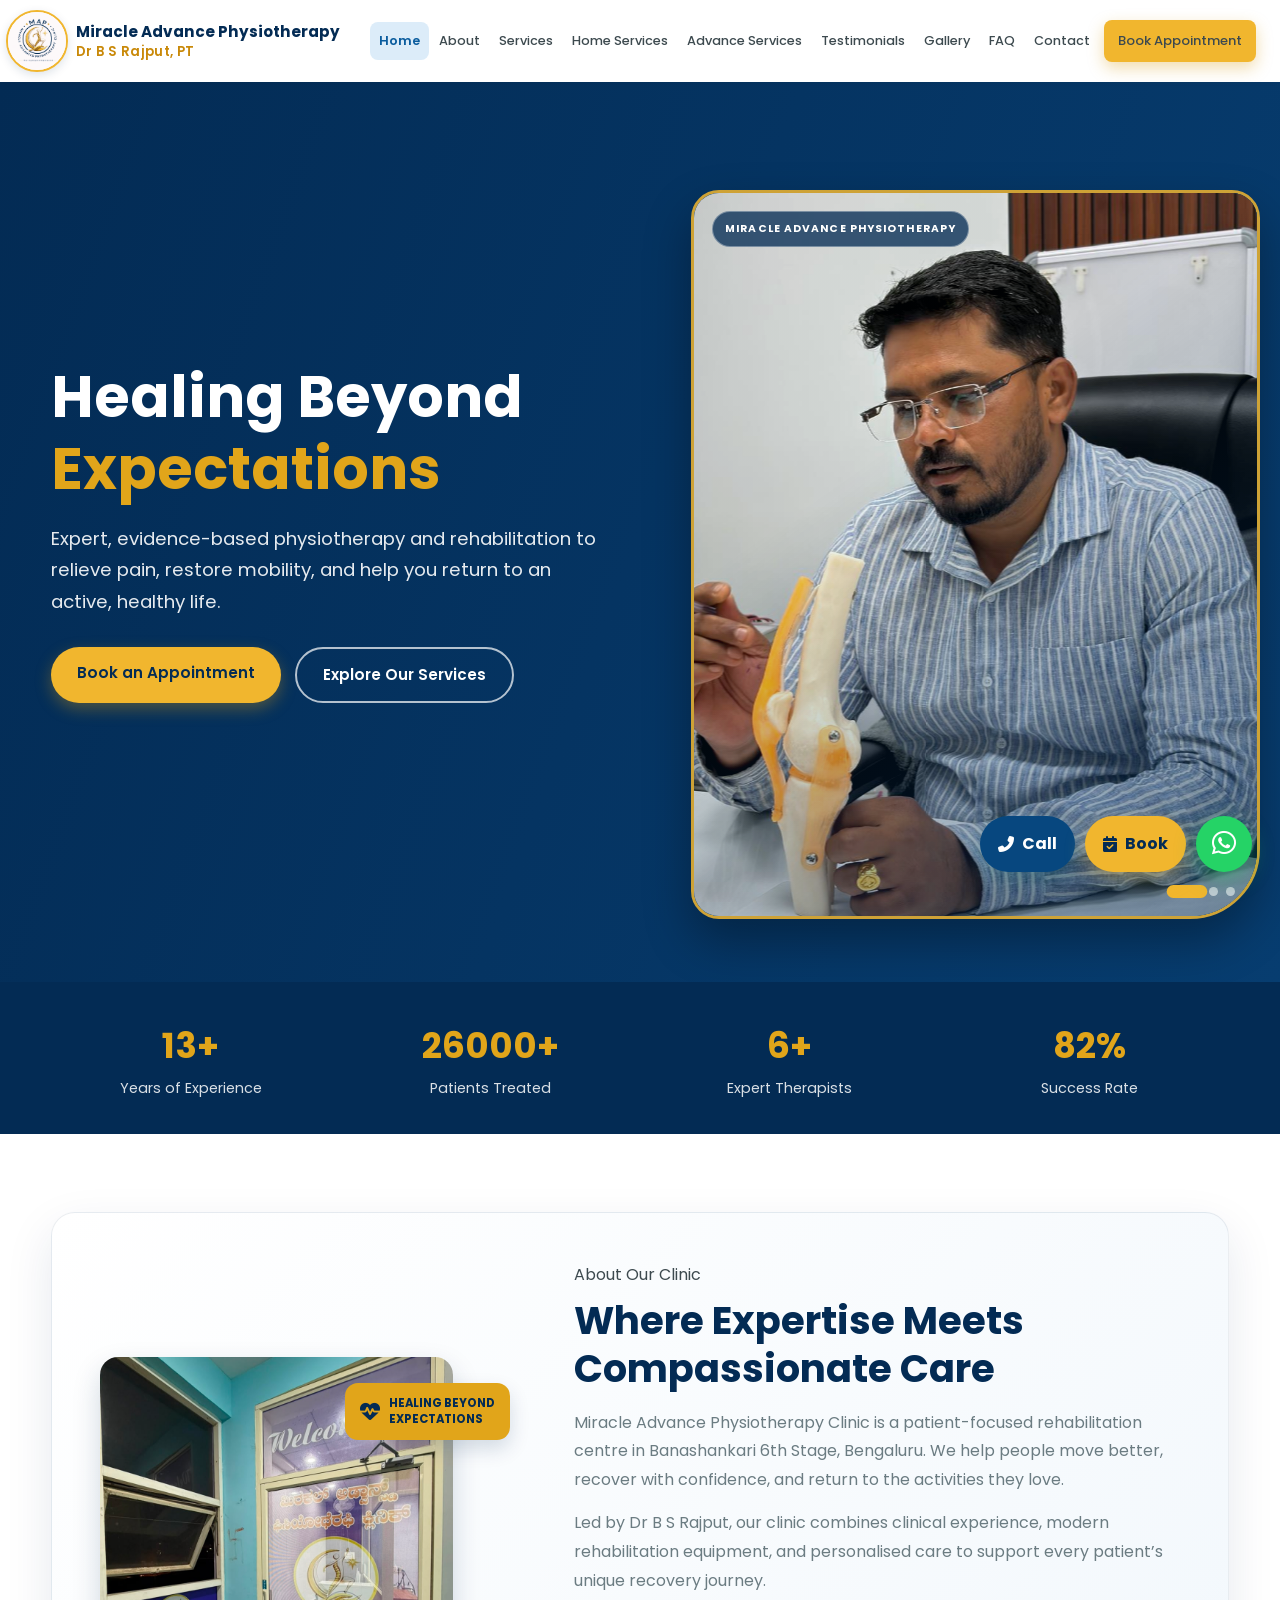
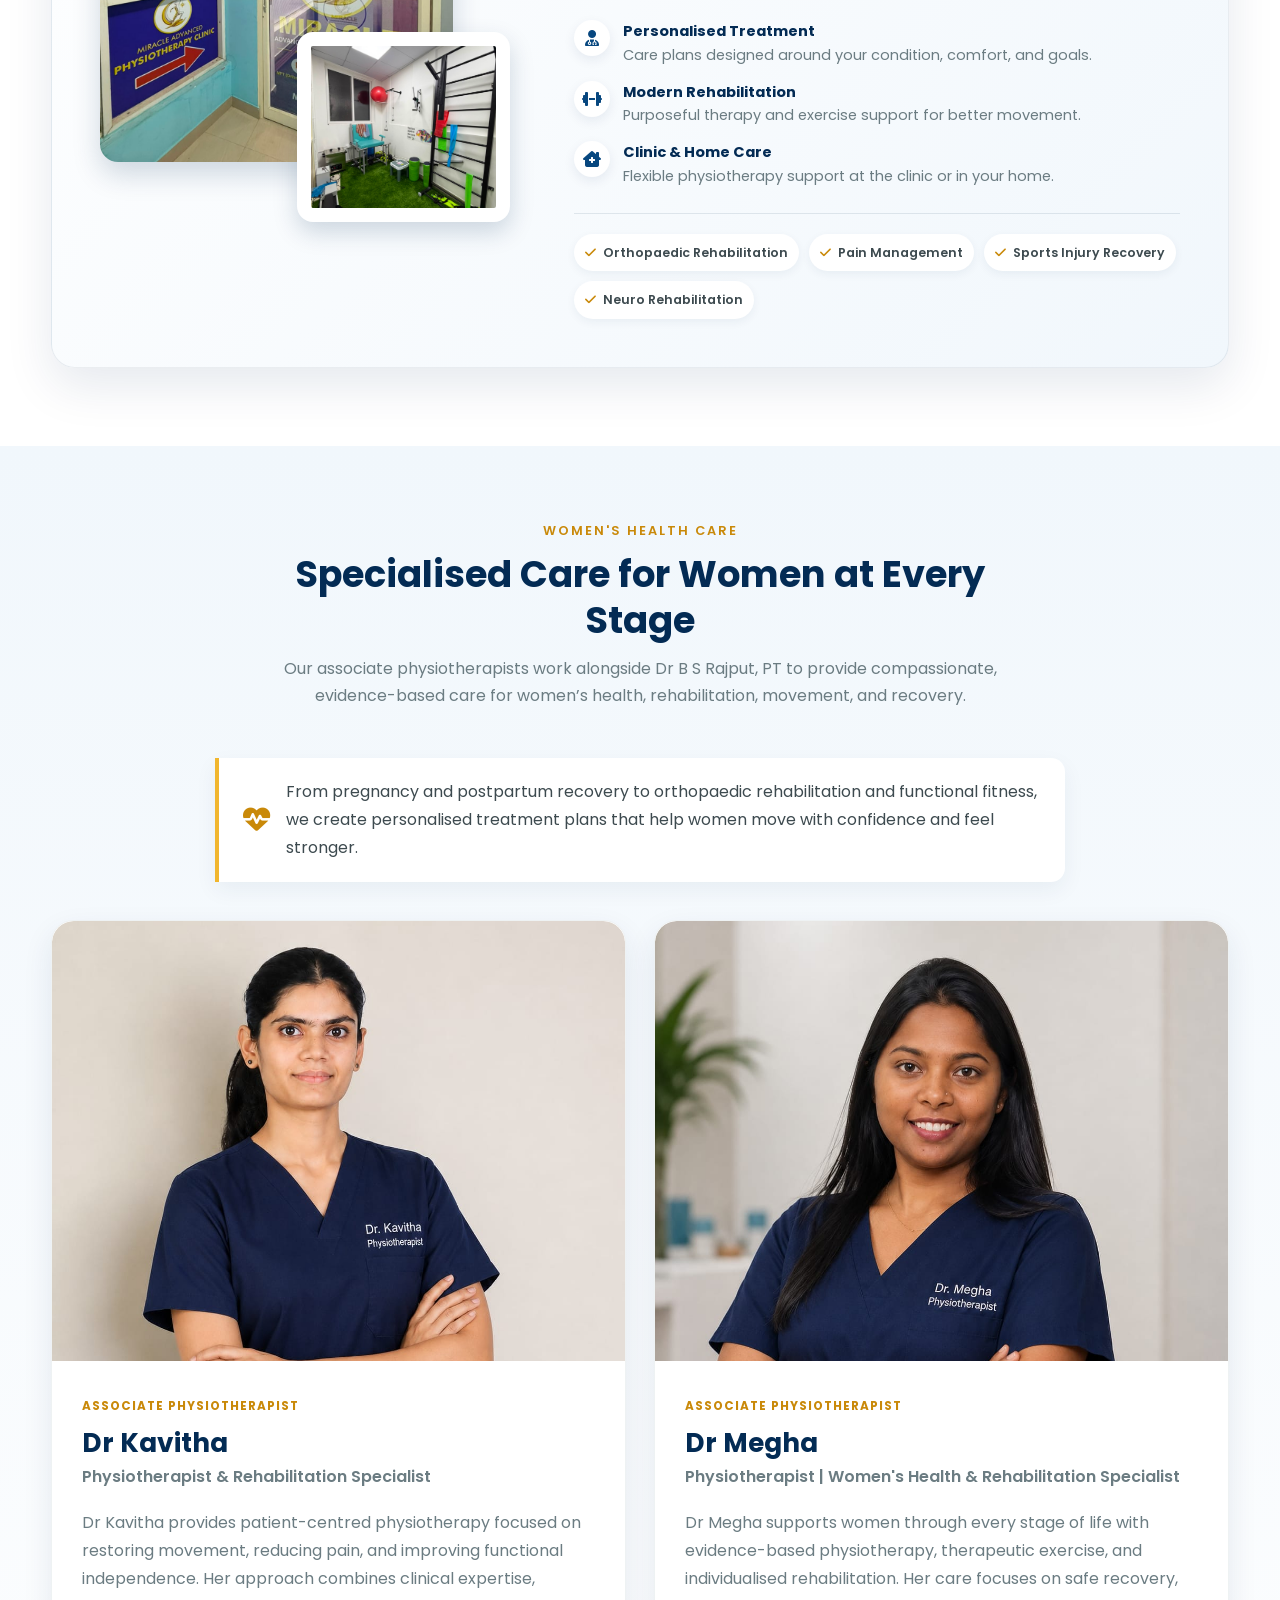
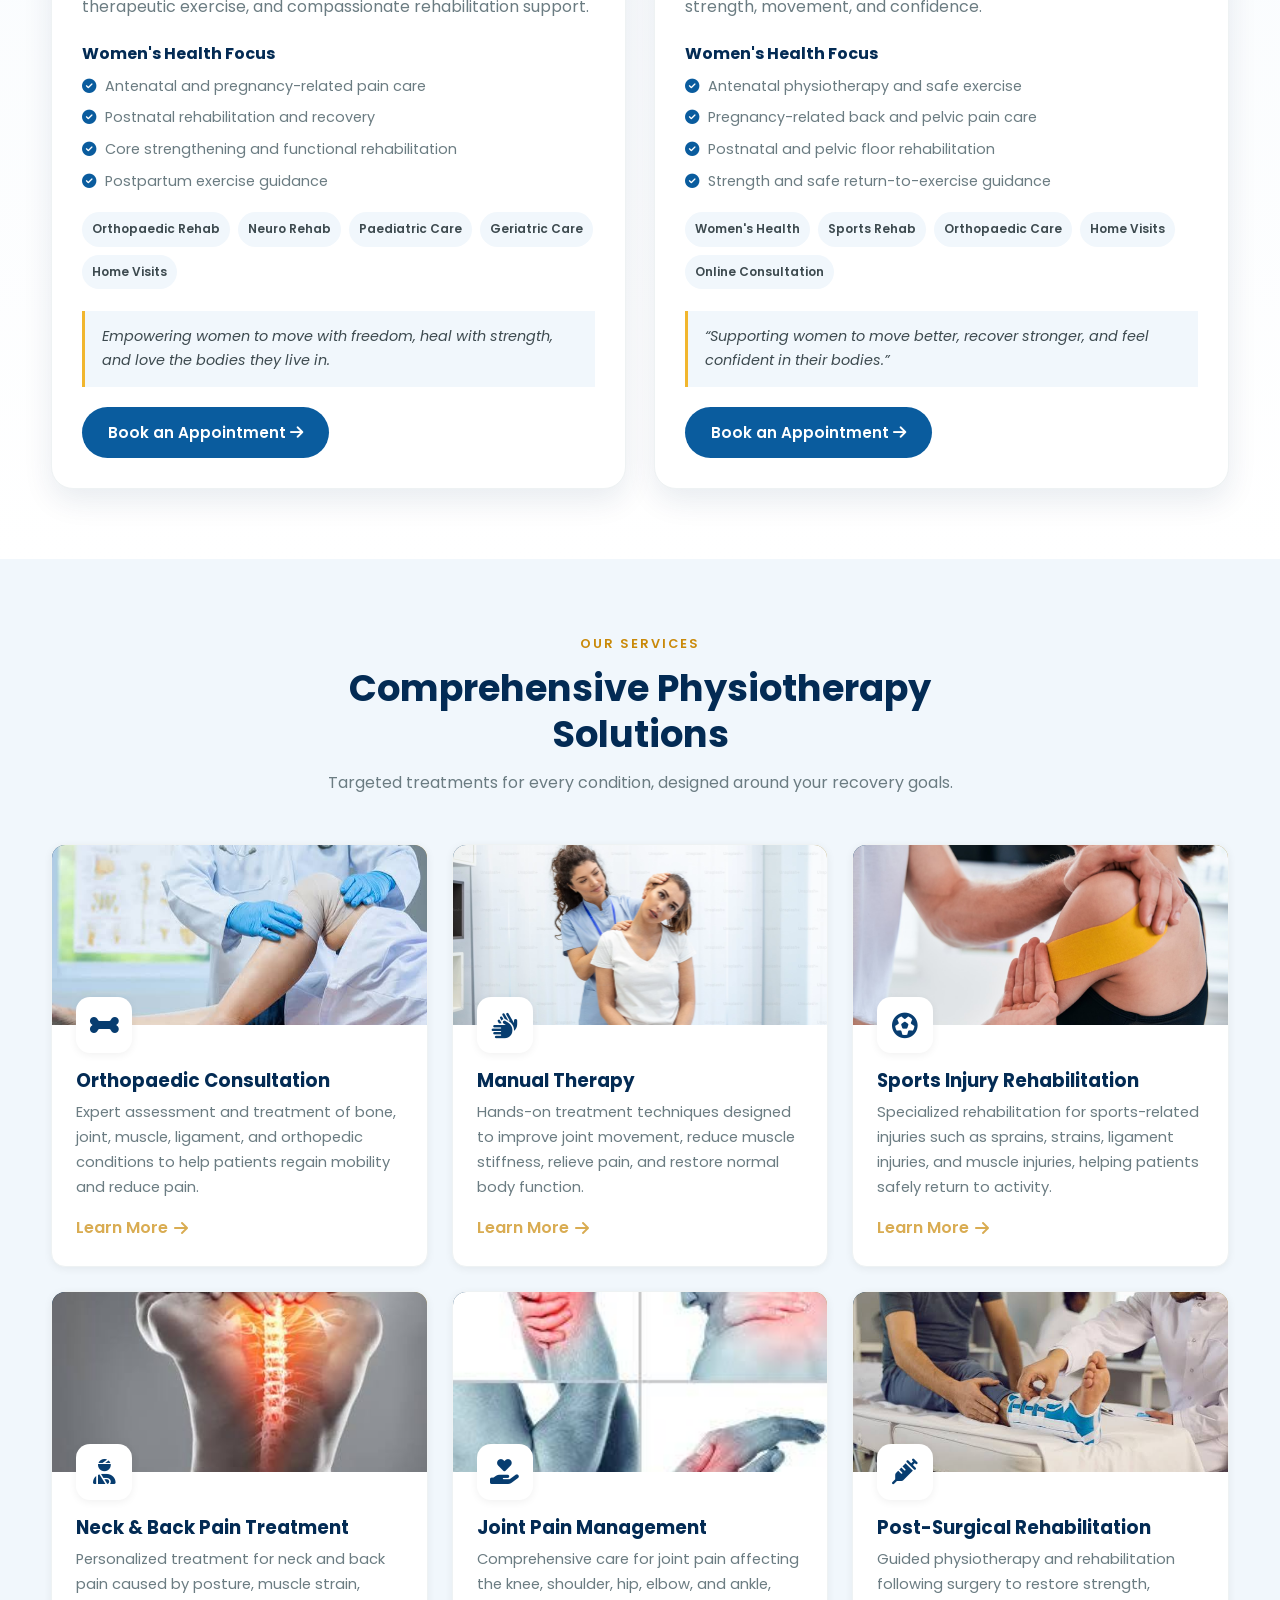
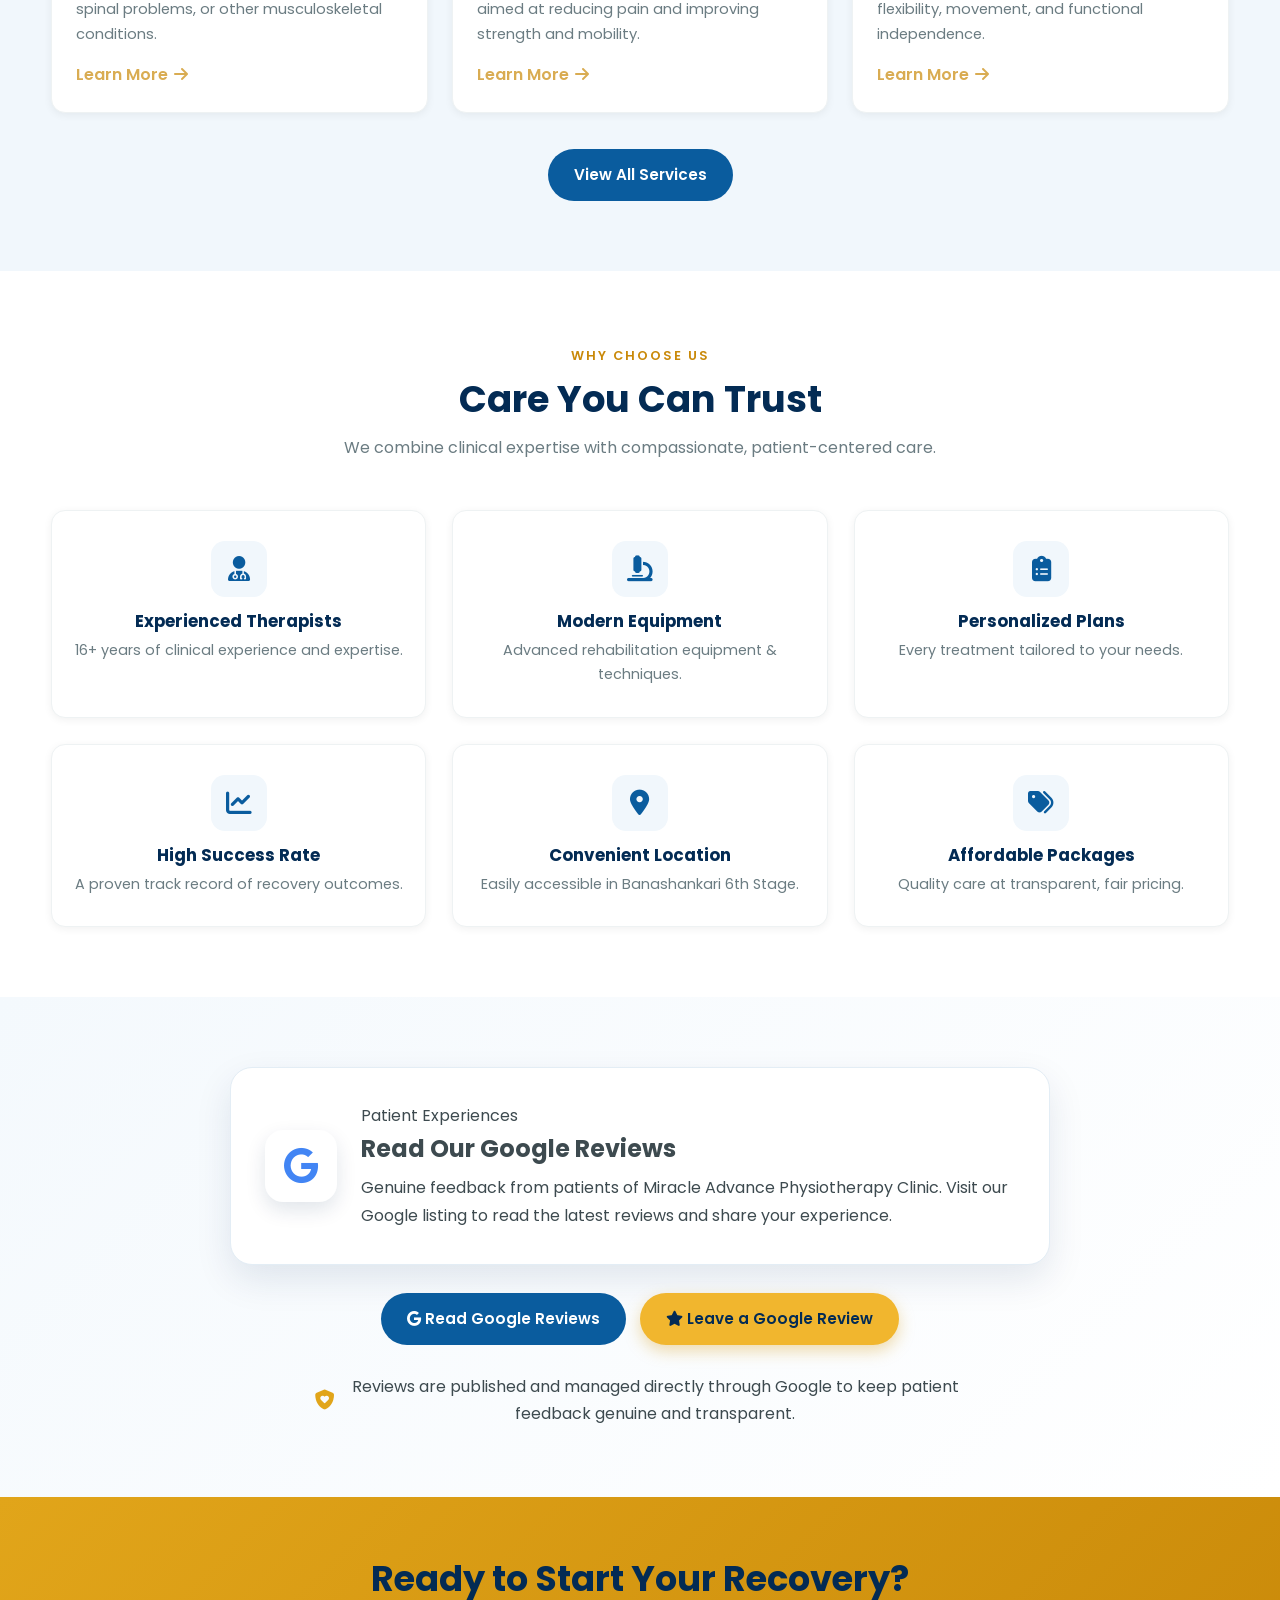
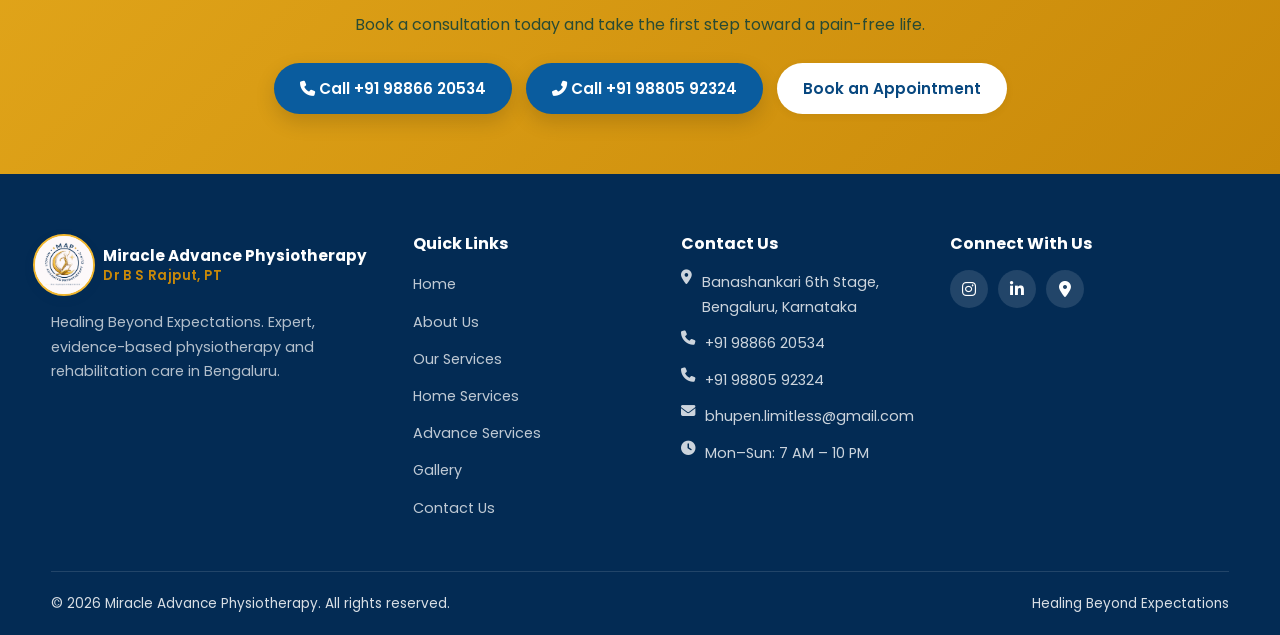
<file: index.html>
<!DOCTYPE html>
<html lang="en">
<head>
  <meta charset="UTF-8">
  <meta name="viewport" content="width=device-width, initial-scale=1.0">
  <title>Miracle Advanced Physiotherapy Clinic | Banashankari 6th Stage, Bengaluru</title>
  <meta name="description" content="Trusted physiotherapy clinic in Banashankari 6th Stage, Bengaluru. Evidence-based rehabilitation for back pain, sports injuries, joint pain, neurological & post-surgical recovery.">
  <link rel="preconnect" href="https://fonts.googleapis.com">
  <link href="https://fonts.googleapis.com/css2?family=Poppins:wght@300;400;500;600;700&display=swap" rel="stylesheet">
  <link rel="stylesheet" href="https://cdnjs.cloudflare.com/ajax/libs/font-awesome/6.5.1/css/all.min.css">
  <link rel="stylesheet" href="style.css">

  <link rel="icon" type="image/png" href="images/map-logo.png">
<link rel="apple-touch-icon" href="images/map-logo.png">
</head>
<body>

  <!-- ================= NAVBAR ================= -->
  <nav class="navbar">
    <div class="container">
      <a href="index.html" class="logo" aria-label="Miracle Advance Physiotherapy home">
  <span class="logo--round">
    <img src="images/map-logo.png" alt="Miracle Advance Physiotherapy logo">
  </span>
  <span class="logo-text">
    <strong>Miracle Advance Physiotherapy</strong>
    <span>Dr B S Rajput, PT</span>
  </span>
</a>
      <button class="hamburger" aria-label="Menu">&#9776;</button>
      <div class="nav-links">
        <a href="index.html">Home</a>
        <a href="about.html">About</a>
        <a href="services.html">Services</a>
        <a href="home-services.html">Home Services</a>
        <a href="Advance Services.html">Advance Services</a>
        <a href="testimonials.html">Testimonials</a>
        <a href="gallery.html">Gallery</a>
        <a href="faq.html">FAQ</a>
        <a href="contact.html">Contact</a>
        <a href="appointment.html" class="btn btn-primary nav-cta">Book Appointment</a>
      </div>
    </div>
  </nav>

 <!-- ================= HERO ================= -->
<section class="hero">

  <div class="hero-slider" aria-label="Doctor photo slideshow">

    <div class="hero-slide active">
      <img src="images/docccc.jpeg"
           alt="Dr B S Rajput, Consultant Physiotherapist">
    </div>

    <div class="hero-slide">
      <img src="images/doc3.jpg"
           alt="Dr B S Rajput at Miracle Advance Physiotherapy">
    </div>

    

<div class="hero-slide">
      <img src="images/cabin.png"
           alt="Dr B S Rajput at Miracle Advance Physiotherapy">
    </div>

    <div class="hero-slide">
      <img src="images/clinic-photos/rehab-gym-wide.jpeg"
           alt="Miracle Advance Physiotherapy rehabilitation area">
    </div>

    <div class="hero-dots" aria-label="Slide controls">
      <button class="active" aria-label="Show photo 1"></button>
      <button aria-label="Show photo 2"></button>
      <button aria-label="Show photo 3"></button>
    </div>
  </div>

  <div class="container">
    <div class="hero-copy">
      <h1>Healing Beyond <span>Expectations</span></h1>

      <p class="lead">
        Expert, evidence-based physiotherapy and rehabilitation to relieve pain,
        restore mobility, and help you return to an active, healthy life.
      </p>

      <div class="hero-cta">
        <a href="appointment.html" class="btn btn-primary">
          Book an Appointment
        </a>

        <a href="services.html" class="btn btn-outline">
          Explore Our Services
        </a>
      </div>
    </div>
  </div>

</section>
  <!-- ================= STATS STRIP ================= -->
  <section class="stats-strip">
    <div class="container">
      <div class="stats-grid">
        <div class="stat"><div class="num" data-count="16" data-suffix="+">0+</div><div class="label">Years of Experience</div></div>
        <div class="stat"><div class="num" data-count="30000" data-suffix="+">0+</div><div class="label">Patients Treated</div></div>
        <div class="stat"><div class="num" data-count="8" data-suffix="+">0+</div><div class="label">Expert Therapists</div></div>
        <div class="stat"><div class="num" data-count="95" data-suffix="%">0%</div><div class="label">Success Rate</div></div>
      </div>
    </div>
  </section>

 <!-- ABOUT THE CLINIC -->
<section class="clinic-story-section">
  <div class="container">
    <div class="clinic-story-card">

      <div class="clinic-photo-collage">
        <img class="clinic-photo-main"
             src="images/clinic-photos/clinic-entrance-signage.jpeg"
             alt="Miracle Advance Physiotherapy Clinic entrance">

        <img class="clinic-photo-small"
             src="images/clinic-photos/rehab-gym-wide.jpeg"
             alt="Physiotherapy rehabilitation area">

        <div class="clinic-care-badge">
          <i class="fas fa-heart-pulse"></i>
          <span>Healing Beyond<br>Expectations</span>
        </div>
      </div>

      <div class="clinic-story-content">
        <span class="eyebrow">About Our Clinic</span>

        <h2>Where Expertise Meets Compassionate Care</h2>

        <p>
          Miracle Advance Physiotherapy Clinic is a patient-focused rehabilitation
          centre in Banashankari 6th Stage, Bengaluru. We help people move better,
          recover with confidence, and return to the activities they love.
        </p>

        <p>
          Led by Dr B S Rajput, our clinic combines clinical experience, modern
          rehabilitation equipment, and personalised care to support every patient’s
          unique recovery journey.
        </p>

        <div class="clinic-feature-list">
          <div>
            <i class="fas fa-user-doctor"></i>
            <span>
              <strong>Personalised Treatment</strong>
              Care plans designed around your condition, comfort, and goals.
            </span>
          </div>

          <div>
            <i class="fas fa-dumbbell"></i>
            <span>
              <strong>Modern Rehabilitation</strong>
              Purposeful therapy and exercise support for better movement.
            </span>
          </div>

          <div>
            <i class="fas fa-house-chimney-medical"></i>
            <span>
              <strong>Clinic & Home Care</strong>
              Flexible physiotherapy support at the clinic or in your home.
            </span>
          </div>
        </div>

        <div class="clinic-tags">
          <span><i class="fas fa-check"></i> Orthopaedic Rehabilitation</span>
          <span><i class="fas fa-check"></i> Pain Management</span>
          <span><i class="fas fa-check"></i> Sports Injury Recovery</span>
          <span><i class="fas fa-check"></i> Neuro Rehabilitation</span>
        </div>
      </div>

    </div>
  </div>
</section>


<!-- ================= WOMEN'S HEALTH & REHABILITATION TEAM ================= -->
<section class="section section-alt women-care-section">
  <div class="container">

    <div class="section-head">
      <span class="eyebrow">Women's Health Care</span>
      <h2>Specialised Care for Women at Every Stage</h2>
      <p>
        Our associate physiotherapists work alongside Dr B S Rajput, PT to provide
        compassionate, evidence-based care for women’s health, rehabilitation, movement, and recovery.
      </p>
    </div>

    <div class="women-care-intro">
      <i class="fas fa-heart-pulse"></i>
      <p>
        From pregnancy and postpartum recovery to orthopaedic rehabilitation and functional fitness,
        we create personalised treatment plans that help women move with confidence and feel stronger.
      </p>
    </div>

    <div class="women-therapist-grid">

      <!-- Dr Kavitha -->
      <article class="women-therapist-card">
        <div class="women-doctor-photo">
  <img src="/images/Images/Kavitha.png" alt="Dr Kavitha, Physiotherapist">
</div>

        <div class="women-therapist-content">
          <span class="therapist-label">Associate Physiotherapist</span>
          <h3>Dr Kavitha</h3>
          <p class="therapist-role">Physiotherapist &amp; Rehabilitation Specialist</p>

          <p>
            Dr Kavitha provides patient-centred physiotherapy focused on restoring movement,
            reducing pain, and improving functional independence. Her approach combines clinical
            expertise, therapeutic exercise, and compassionate rehabilitation support.
          </p>

          <h4>Women's Health Focus</h4>
          <ul class="women-service-list">
            <li><i class="fas fa-check-circle"></i> Antenatal and pregnancy-related pain care</li>
            <li><i class="fas fa-check-circle"></i> Postnatal rehabilitation and recovery</li>
            <li><i class="fas fa-check-circle"></i> Core strengthening and functional rehabilitation</li>
            <li><i class="fas fa-check-circle"></i> Postpartum exercise guidance</li>
          </ul>

          <div class="therapy-tags">
            <span>Orthopaedic Rehab</span>
            <span>Neuro Rehab</span>
            <span>Paediatric Care</span>
            <span>Geriatric Care</span>
            <span>Home Visits</span>
          </div>

          <!-- <p class="therapist-location">
            <i class="fas fa-location-dot"></i> RR Nagar, Bengaluru
          </p> -->

           <blockquote class="therapist-quote">
           Empowering women to move with freedom, heal with strength, and love the bodies they live in.
          </blockquote>

          <a href="appointment.html" class="btn btn-teal">
            Book an Appointment <i class="fas fa-arrow-right"></i>
          </a>
        </div>
      </article>

      <!-- Dr Megha -->
      <article class="women-therapist-card">
        <div class="women-doctor-photo">
  <img src="/images/Images/Megha.jpeg" alt="Dr Megha, Physiotherapist">
</div>

        <div class="women-therapist-content">
          <span class="therapist-label">Associate Physiotherapist</span>
          <h3>Dr Megha</h3>
          <p class="therapist-role">Physiotherapist | Women's Health &amp; Rehabilitation Specialist</p>

          <p>
            Dr Megha supports women through every stage of life with evidence-based physiotherapy,
            therapeutic exercise, and individualised rehabilitation. Her care focuses on safe recovery,
            strength, movement, and confidence.
          </p>

          <h4>Women's Health Focus</h4>
          <ul class="women-service-list">
            <li><i class="fas fa-check-circle"></i> Antenatal physiotherapy and safe exercise</li>
            <li><i class="fas fa-check-circle"></i> Pregnancy-related back and pelvic pain care</li>
            <li><i class="fas fa-check-circle"></i> Postnatal and pelvic floor rehabilitation</li>
            <li><i class="fas fa-check-circle"></i> Strength and safe return-to-exercise guidance</li>
          </ul>

          <div class="therapy-tags">
            <span>Women's Health</span>
            <span>Sports Rehab</span>
            <span>Orthopaedic Care</span>
            <span>Home Visits</span>
            <span>Online Consultation</span>
          </div>

          <blockquote class="therapist-quote">
            “Supporting women to move better, recover stronger, and feel confident in their bodies.”
          </blockquote>

          <a href="appointment.html" class="btn btn-teal">
            Book an Appointment <i class="fas fa-arrow-right"></i>
          </a>
        </div>
      </article>

    </div>
  </div>
</section>
  <!-- ================= SERVICES PREVIEW ================= -->
  <section class="section section-alt">
    <div class="container">
      <div class="section-head">
        <span class="eyebrow">Our Services</span>
        <h2>Comprehensive Physiotherapy Solutions</h2>
        <p>Targeted treatments for every condition, designed around your recovery goals.</p>
      </div>
      <div class="grid-6">
<div class="card service-card reveal">
          <!-- Add images/services/orthopaedic-consultation.jpg -->
          <img class="card-img" src="/phiso website images/orthopaedic_consultation.jpg" alt="Orthopaedic Consultation" onerror="this.style.display='none'; if (this.nextElementSibling) this.nextElementSibling.style.display='block';">
          <img class="card-img img-alt" src="/phiso website images/orthopaedic_consultation.jpg" alt="Orthopaedic Consultation (alternate)">
          <div class="icon"><i class="fas fa-bone"></i></div>
          <h3>Orthopaedic Consultation</h3>
          <p>Expert assessment and treatment of bone, joint, muscle, ligament, and orthopedic conditions to help patients regain mobility and reduce pain.</p><a href="services.html#ortho-consult" class="learn-more">Learn More <i class="fas fa-arrow-right"></i></a>
        </div>
<div class="card service-card reveal">
          <!-- Add images/services/manual-therapy.jpg -->
          <img class="card-img" src="/phiso website images/manual_thearpy.jpg" alt="Manual Therapy" onerror="this.style.display='none'; if (this.nextElementSibling) this.nextElementSibling.style.display='block';">
          <img class="card-img img-alt" src="/phiso website images/manual_thearpy.jpg" alt="Manual Therapy (alternate)">
          <div class="icon"><i class="fas fa-hands"></i></div>
          <h3>Manual Therapy</h3>
          <p>Hands-on treatment techniques designed to improve joint movement, reduce muscle stiffness, relieve pain, and restore normal body function.</p><a href="services.html#manual" class="learn-more">Learn More <i class="fas fa-arrow-right"></i></a>
        </div>
        <div class="card service-card reveal">
          <!-- Add images/services/sports-injury-rehabilitation.jpg -->
          <img class="card-img" src="/phiso website images/sports_injury_rehab.jpg" alt="Sports Injury Rehabilitation" onerror="this.style.display='none'; if (this.nextElementSibling) this.nextElementSibling.style.display='block';">
          <img class="card-img img-alt" src="images/clinic-photos/rehab-gym-chair.jpeg" alt="Sports Injury Rehabilitation (alternate)">
          <div class="icon"><i class="fas fa-futbol"></i></div>
          <h3>Sports Injury Rehabilitation</h3>
          <p>Specialized rehabilitation for sports-related injuries such as sprains, strains, ligament injuries, and muscle injuries, helping patients safely return to activity.</p><a href="services.html#sports" class="learn-more">Learn More <i class="fas fa-arrow-right"></i></a>
        </div>
        <div class="card service-card reveal">
          <!-- Add images/services/neck-back-pain-treatment.jpg -->
          <img class="card-img" src="/phiso website images/neclk_back.jfif" alt="Neck and Back Pain Treatment" onerror="this.style.display='none'; if (this.nextElementSibling) this.nextElementSibling.style.display='block';">
          <img class="card-img img-alt" src="/phiso website images/neclk_back.jfif" alt="Neck and Back Pain Treatment (alternate)">
          <div class="icon"><i class="fas fa-user-injured"></i></div>
          <h3>Neck &amp; Back Pain Treatment</h3>
          <p>Personalized treatment for neck and back pain caused by posture, muscle strain, spinal problems, or other musculoskeletal conditions.</p><a href="services.html#neck-back" class="learn-more">Learn More <i class="fas fa-arrow-right"></i></a>
        </div>
        <div class="card service-card reveal">
          <!-- Add images/services/joint-pain-management.jpg -->
          <img class="card-img" src="/phiso website images/joint_pain.jpg" alt="Joint Pain Management" onerror="this.style.display='none'; if (this.nextElementSibling) this.nextElementSibling.style.display='block';">
          <img class="card-img img-alt" src="/phiso website images/joint_pain.jpg" alt="Joint Pain Management (alternate)">
          <div class="icon"><i class="fas fa-hand-holding-heart"></i></div>
          <h3>Joint Pain Management</h3>
          <p>Comprehensive care for joint pain affecting the knee, shoulder, hip, elbow, and ankle, aimed at reducing pain and improving strength and mobility.</p><a href="services.html#joint" class="learn-more">Learn More <i class="fas fa-arrow-right"></i></a>
        </div>
        <div class="card service-card reveal">
          <!-- Add images/services/post-surgical-rehabilitation.jpg -->
          <img class="card-img" src="/phiso website images/post_surgical.jpg" alt="Post-Surgical Rehabilitation" onerror="this.style.display='none'; if (this.nextElementSibling) this.nextElementSibling.style.display='block';">
          <img class="card-img img-alt" src="/phiso website images/post_surgical.jpg" alt="Post-Surgical Rehabilitation (alternate)">
          <div class="icon"><i class="fas fa-syringe"></i></div>
          <h3>Post-Surgical Rehabilitation</h3>
          <p>Guided physiotherapy and rehabilitation following surgery to restore strength, flexibility, movement, and functional independence.</p><a href="services.html#post-surgical" class="learn-more">Learn More <i class="fas fa-arrow-right"></i></a>
        </div>
      </div>
      <div style="text-align:center; margin-top: 36px;">
        <a href="services.html" class="btn btn-teal">View All Services</a>
      </div>
    </div>
  </section>

  <!-- ================= WHY CHOOSE US ================= -->
  <section class="section">
    <div class="container">
      <div class="section-head">
        <span class="eyebrow">Why Choose Us</span>
        <h2>Care You Can Trust</h2>
        <p>We combine clinical expertise with compassionate, patient-centered care.</p>
      </div>
      <div class="grid-3">
        <div class="card info-card">
          <div class="icon"><i class="fas fa-user-md"></i></div>
          <h3>Experienced Therapists</h3>
          <p>16+ years of clinical experience and expertise.</p>
        </div>
        <div class="card info-card">
          <div class="icon"><i class="fas fa-microscope"></i></div>
          <h3>Modern Equipment</h3>
          <p>Advanced rehabilitation equipment &amp; techniques.</p>
        </div>
        <div class="card info-card">
          <div class="icon"><i class="fas fa-clipboard-list"></i></div>
          <h3>Personalized Plans</h3>
          <p>Every treatment tailored to your needs.</p>
        </div>
        <div class="card info-card">
          <div class="icon"><i class="fas fa-chart-line"></i></div>
          <h3>High Success Rate</h3>
          <p>A proven track record of recovery outcomes.</p>
        </div>
        <div class="card info-card">
          <div class="icon"><i class="fas fa-map-marker-alt"></i></div>
          <h3>Convenient Location</h3>
          <p>Easily accessible in Banashankari 6th Stage.</p>
        </div>
        <div class="card info-card">
          <div class="icon"><i class="fas fa-tags"></i></div>
          <h3>Affordable Packages</h3>
          <p>Quality care at transparent, fair pricing.</p>
        </div>
      </div>
    </div>
  </section>



   <!-- GOOGLE REVIEWS -->
<section class="section google-reviews-section">
  <div class="container">
    <div class="google-reviews-intro">
      <div class="google-icon">
        <i class="fab fa-google"></i>
      </div>

      <div>
        <span class="eyebrow">Patient Experiences</span>
        <h2>Read Our Google Reviews</h2>
        <p>
          Genuine feedback from patients of Miracle Advance Physiotherapy Clinic.
          Visit our Google listing to read the latest reviews and share your experience.
        </p>
      </div>
    </div>

    <div class="google-review-actions">
      <!-- Opens your actual Google Maps clinic listing -->
      <a href="https://maps.app.goo.gl/wxnJb56tzdFBGASf8?g_st=aw"
         target="_blank"
         rel="noopener noreferrer"
         class="btn btn-teal">
        <i class="fab fa-google"></i>
        Read Google Reviews
      </a>

      <!-- Replace REVIEW_LINK_HERE with your direct Google review link -->
      <a href="REVIEW_LINK_HERE"
         target="_blank"
         rel="noopener noreferrer"
         class="btn btn-primary">
        <i class="fas fa-star"></i>
        Leave a Google Review
      </a>
    </div>

    <div class="google-review-note">
      <i class="fas fa-shield-heart"></i>
      <p>
        Reviews are published and managed directly through Google to keep patient
        feedback genuine and transparent.
      </p>
    </div>
  </div>
</section>

  <!-- ================= CTA BANNER ================= -->
  <section class="cta-banner">
    <div class="container">
      <h2>Ready to Start Your Recovery?</h2>
      <p>Book a consultation today and take the first step toward a pain-free life.</p>
      <a href="tel:+919886620534" class="btn btn-teal" style="margin-right:10px;">
  <i class="fas fa-phone"></i> Call +91 98866 20534
</a>

<a href="tel:+919880592324" class="btn btn-teal" style="margin-right:10px;">
  <i class="fas fa-phone-alt"></i> Call +91 98805 92324
</a>
      <a href="appointment.html" class="btn btn-light">Book an Appointment</a>
    </div>
  </section>

  <!-- ================= FOOTER ================= -->
<footer class="footer">
  <div class="container">
    <div class="footer-grid">

      <!-- Clinic -->
      <div>
        <a href="index.html" class="logo" aria-label="Miracle Advance Physiotherapy home">
          <span class="logo--round">
            <img src="images/map-logo.png" alt="Miracle Advance Physiotherapy logo">
          </span>

          <span class="logo-text">
            <strong>Miracle Advance Physiotherapy</strong>
            <span>Dr B S Rajput, PT</span>
          </span>
        </a>

        <p>
          Healing Beyond Expectations. Expert, evidence-based physiotherapy
          and rehabilitation care in Bengaluru.
        </p>
      </div>

      <!-- Quick links -->
      <div>
        <h4>Quick Links</h4>
        <ul>
          <li><a href="index.html">Home</a></li>
          <li><a href="about.html">About Us</a></li>
          <li><a href="services.html">Our Services</a></li>
          <li><a href="home-services.html">Home Services</a></li>
          <li><a href="Advance Services.html">Advance Services</a></li>
          <li><a href="gallery.html">Gallery</a></li>
          <li><a href="contact.html">Contact Us</a></li>
        </ul>
      </div>

      <!-- Contact -->
      <div>
        <h4>Contact Us</h4>

        <a class="contact-item"
           href="https://maps.app.goo.gl/wxnJb56tzdFBGASf8?g_st=aw"
           target="_blank"
           rel="noopener noreferrer">
          <i class="fas fa-map-marker-alt"></i>
          <span>Banashankari 6th Stage, Bengaluru, Karnataka</span>
        </a>

        <a class="contact-item" href="tel:+919886620534">
          <i class="fas fa-phone"></i>
          <span>+91 98866 20534</span>
        </a>

        <a class="contact-item" href="tel:+919880592324">
  <i class="fas fa-phone"></i>
  <span>+91 98805 92324</span>
</a>

        <a class="contact-item" href="mailto:bhupen.limitless@gmail.com">
          <i class="fas fa-envelope"></i>
          <span>bhupen.limitless@gmail.com</span>
        </a>

        <div class="contact-item">
          <i class="fas fa-clock"></i>
          <span>Mon–Sun: 7 AM – 10 PM</span>
        </div>
      </div>

      <!-- Social links -->
      <div>
        <h4>Connect With Us</h4>

        <div class="socials">
          <a href="https://www.instagram.com/map.physio?igsh=MW1ydm9ucXJyeXQ5Ng%3D%3D&utm_source=qr"
             target="_blank"
             rel="noopener noreferrer"
             aria-label="Follow us on Instagram">
            <i class="fab fa-instagram"></i>
          </a>

          <a href="https://www.linkedin.com/in/bhupendra-singh-b6324a1b3?utm_source=share_via&utm_content=profile&utm_medium=member_android"
             target="_blank"
             rel="noopener noreferrer"
             aria-label="Connect with us on LinkedIn">
            <i class="fab fa-linkedin-in"></i>
          </a>

          <a href="https://maps.app.goo.gl/wxnJb56tzdFBGASf8?g_st=aw"
             target="_blank"
             rel="noopener noreferrer"
             aria-label="Open clinic location in Google Maps">
            <i class="fas fa-map-marker-alt"></i>
          </a>
        </div>
      </div>

    </div>

    <div class="footer-bottom">
      <span>&copy; <span id="year"></span> Miracle Advance Physiotherapy. All rights reserved.</span>
      <span>Healing Beyond Expectations</span>
    </div>
  </div>
</footer>

  <!-- ================= FLOATING ACTIONS ================= -->
<div class="floating-actions">

  <!-- Direct phone call -->
  <a href="tel:+919886620534"
     class="floating-call"
     aria-label="Call Miracle Advance Physiotherapy">
    <i class="fas fa-phone-alt"></i>
    <span>Call</span>
  </a>

  <!-- Appointment page -->
  <a href="appointment.html"
     class="floating-book"
     aria-label="Book an appointment">
    <i class="fas fa-calendar-check"></i>
    <span>Book</span>
  </a>

  <!-- Direct WhatsApp chat -->
  <a href="https://wa.me/919886620534?text=Hello%20Miracle%20Advance%20Physiotherapy%2C%20I%20would%20like%20to%20book%20an%20appointment."
     target="_blank"
     rel="noopener noreferrer"
     class="floating-whatsapp"
     aria-label="Chat with us on WhatsApp">
    <i class="fab fa-whatsapp"></i>
  </a>

</div>

  <script src="script.js"></script>
</body>
</html>
</file>
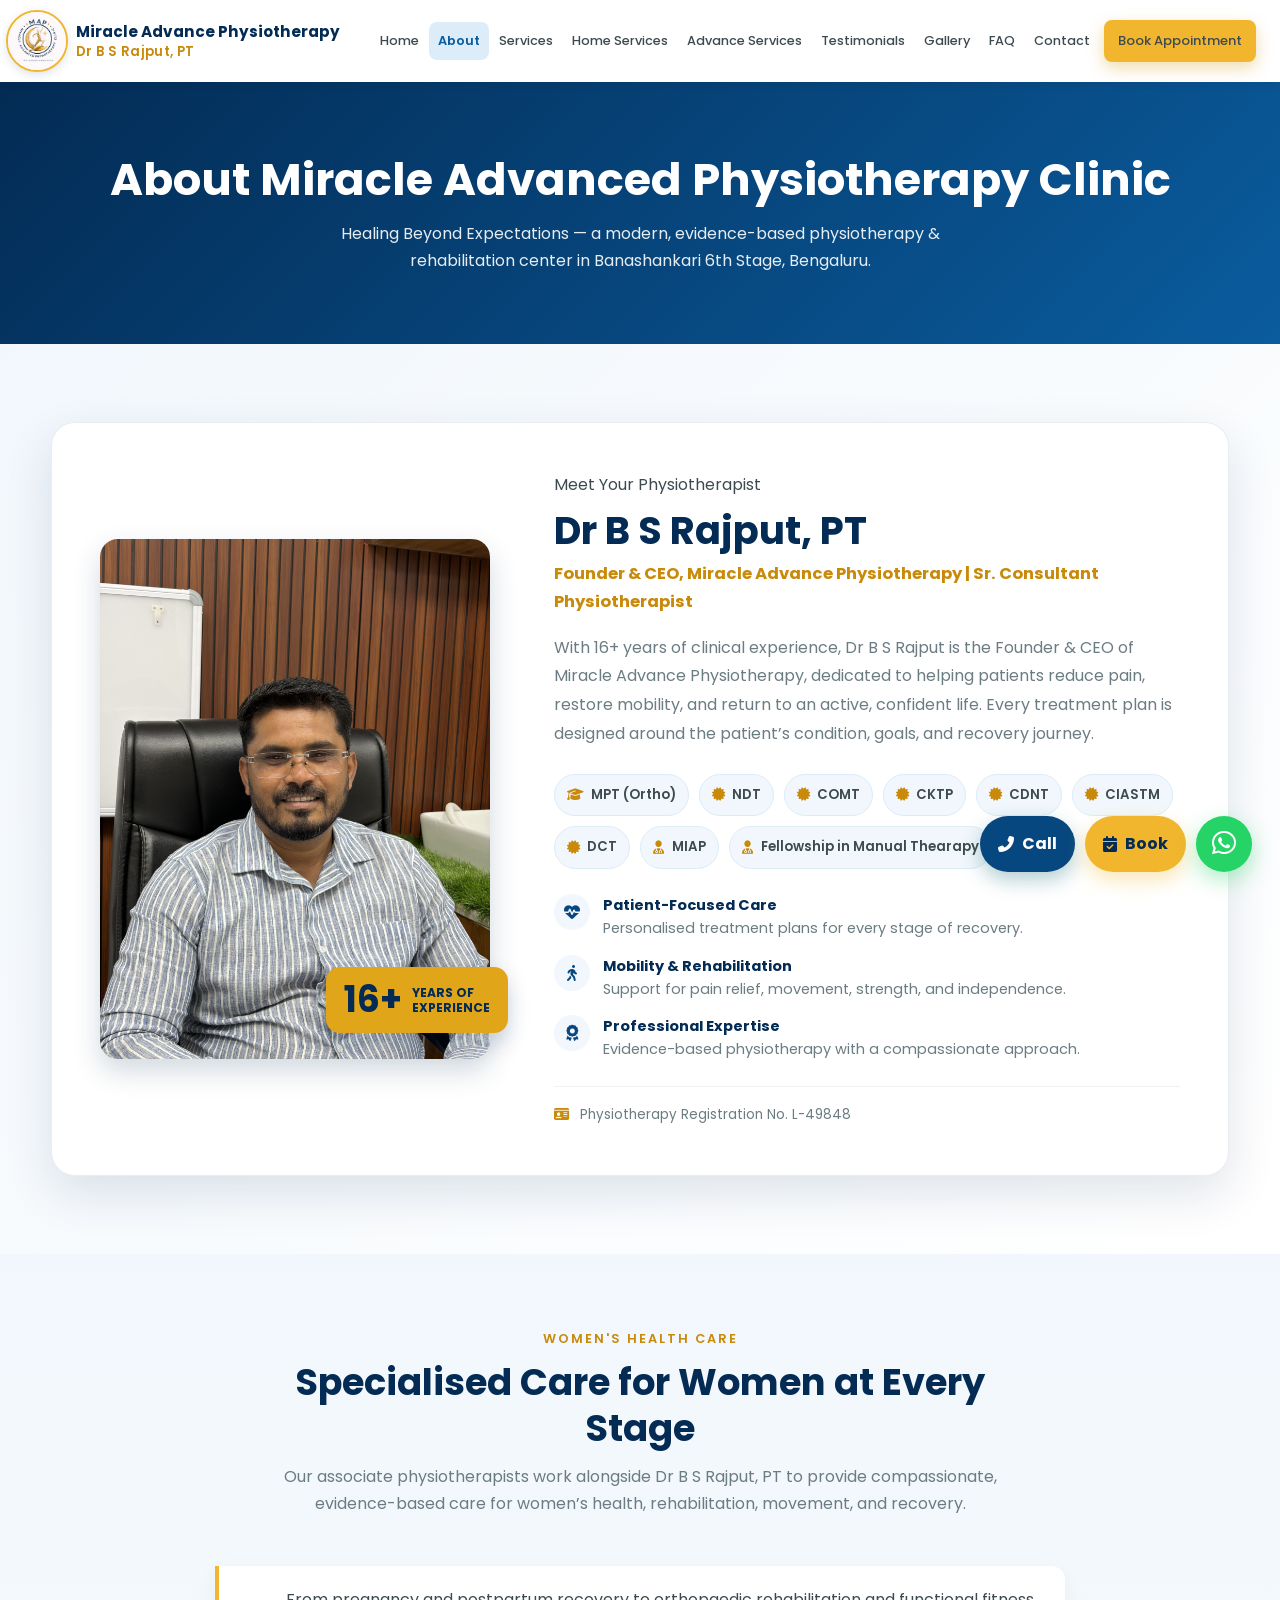
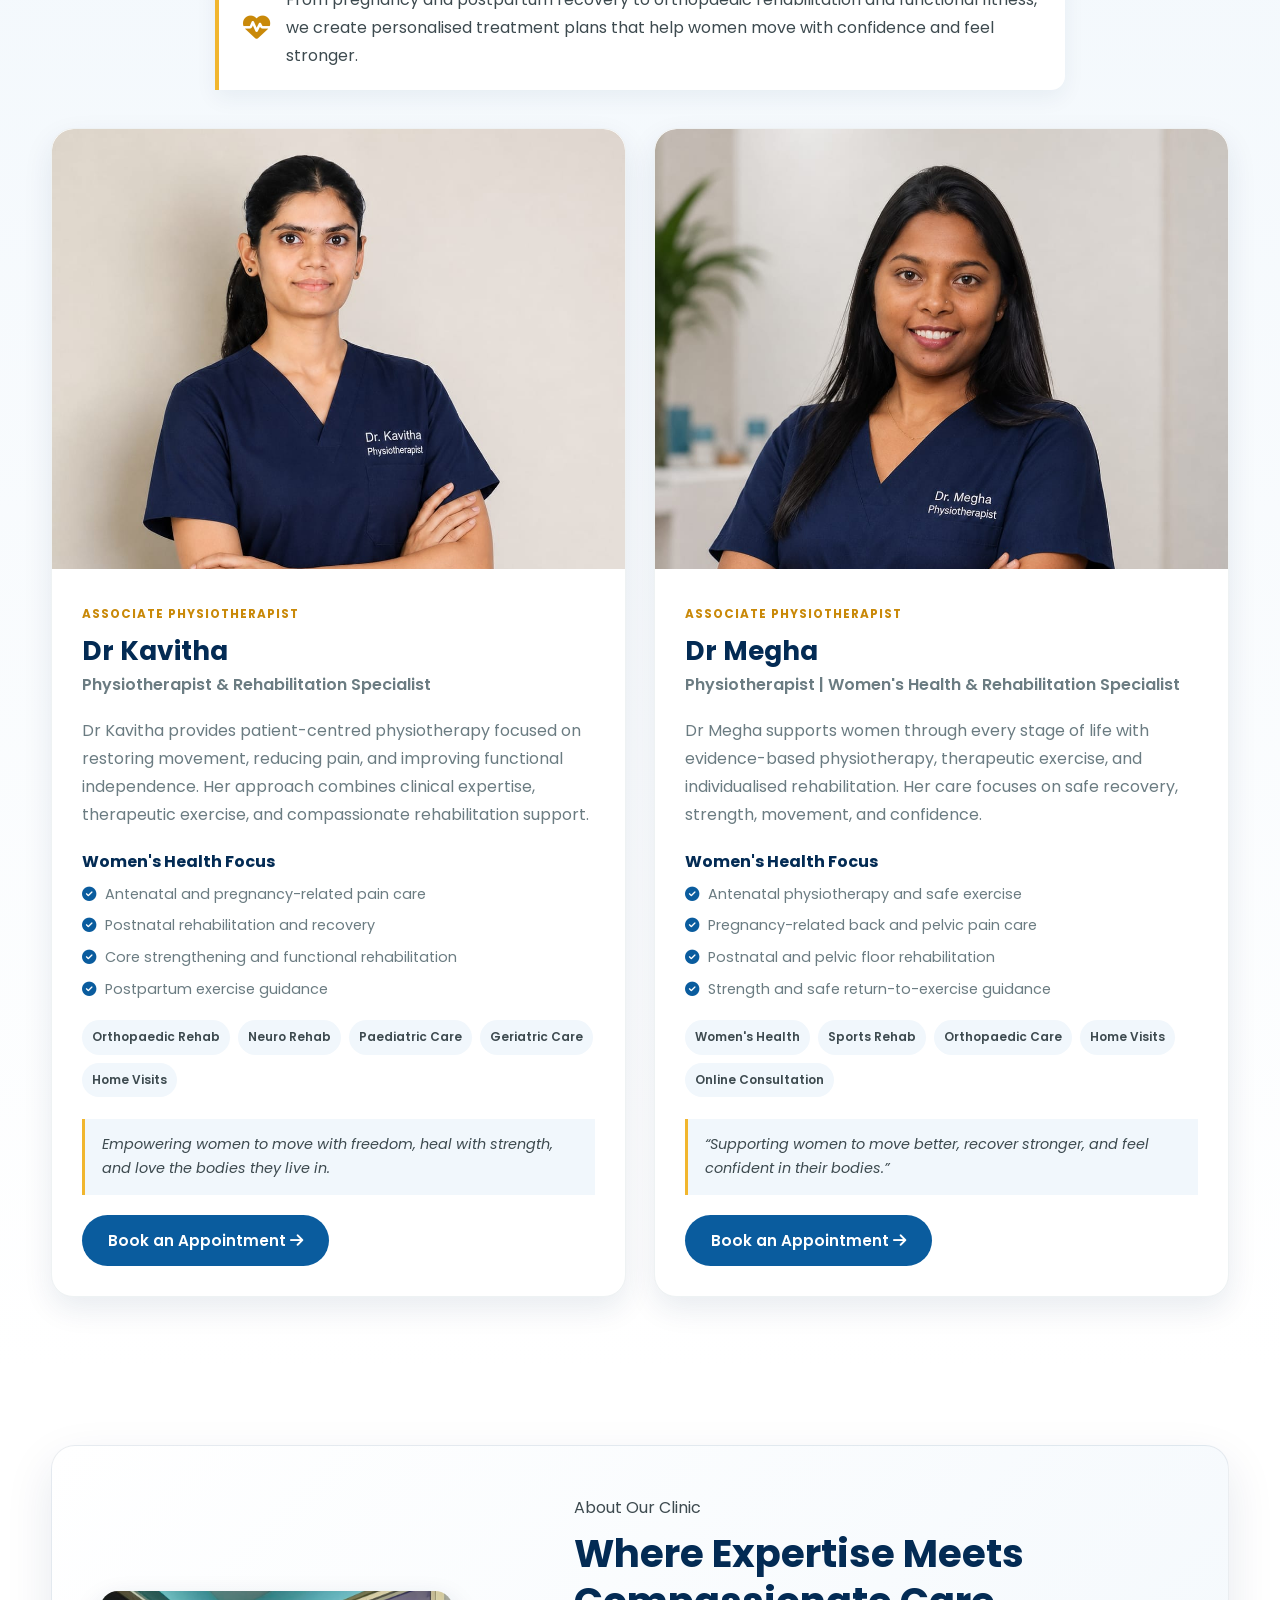
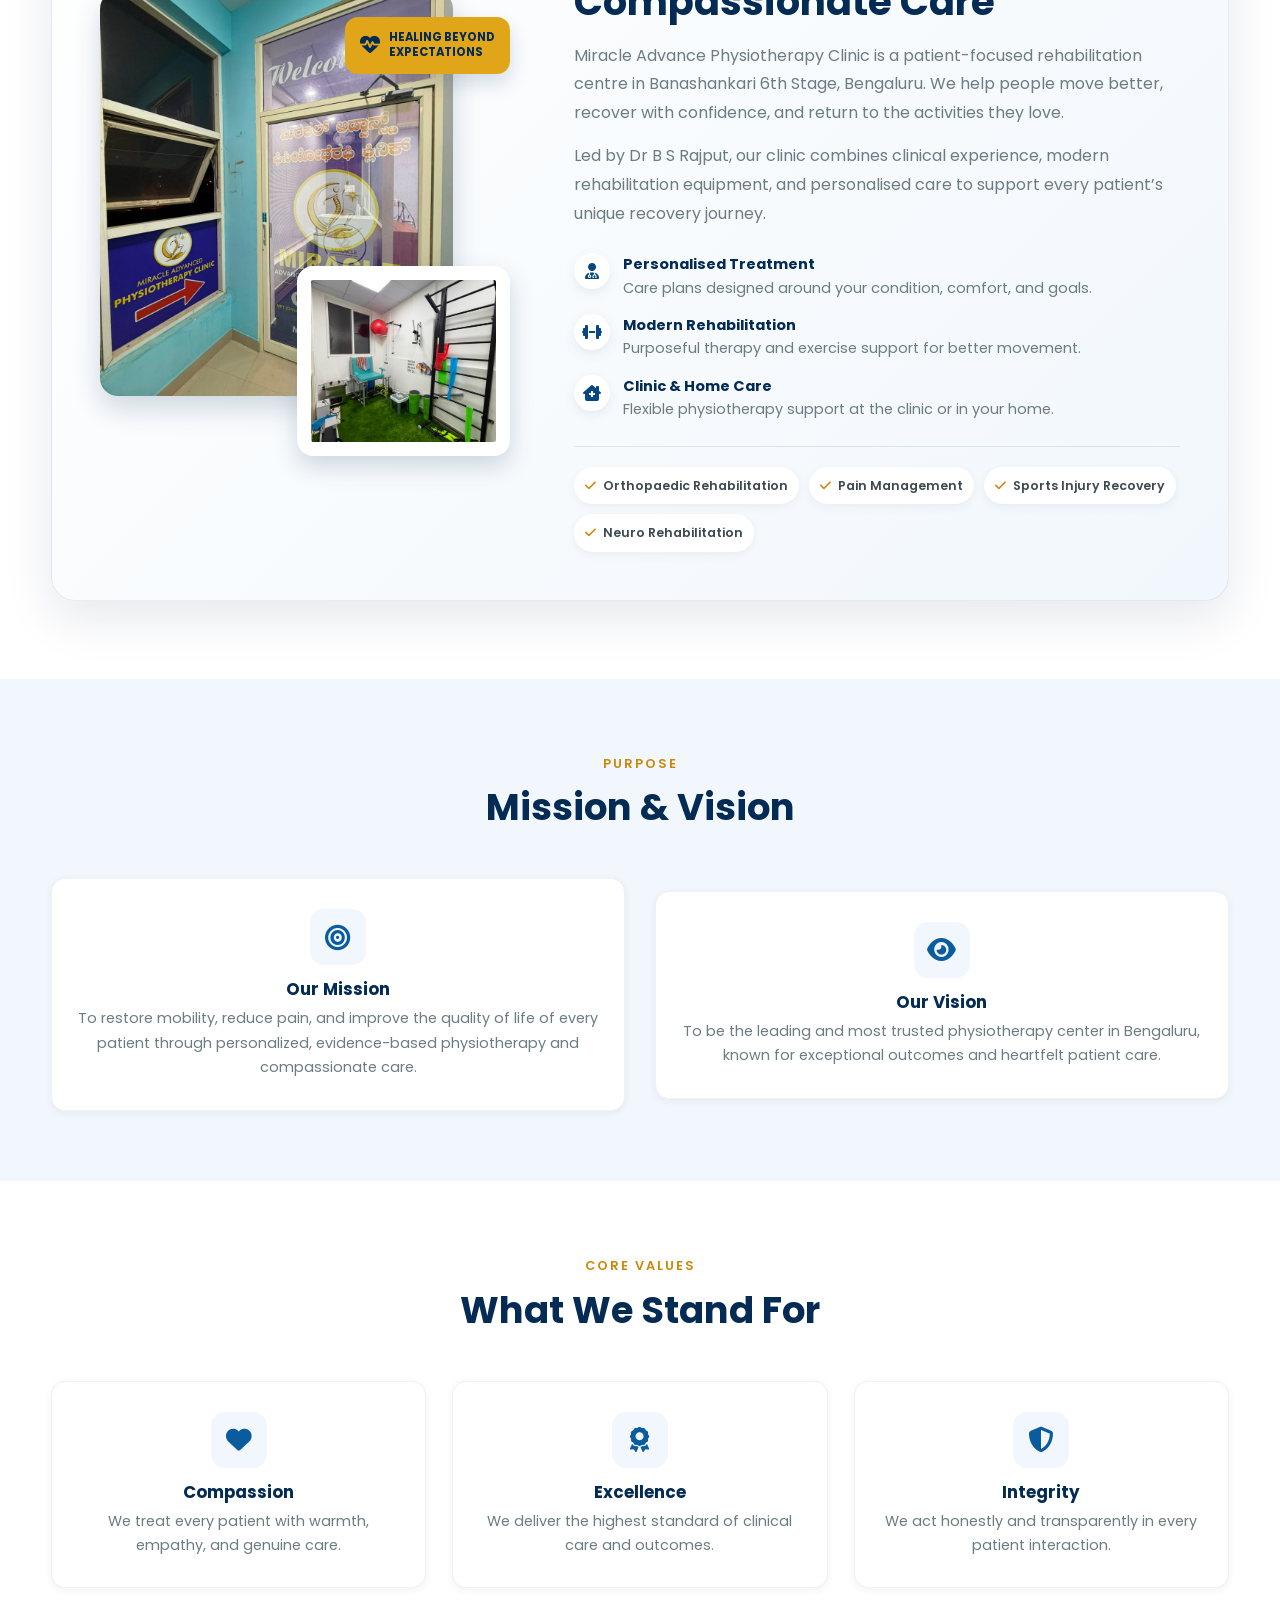
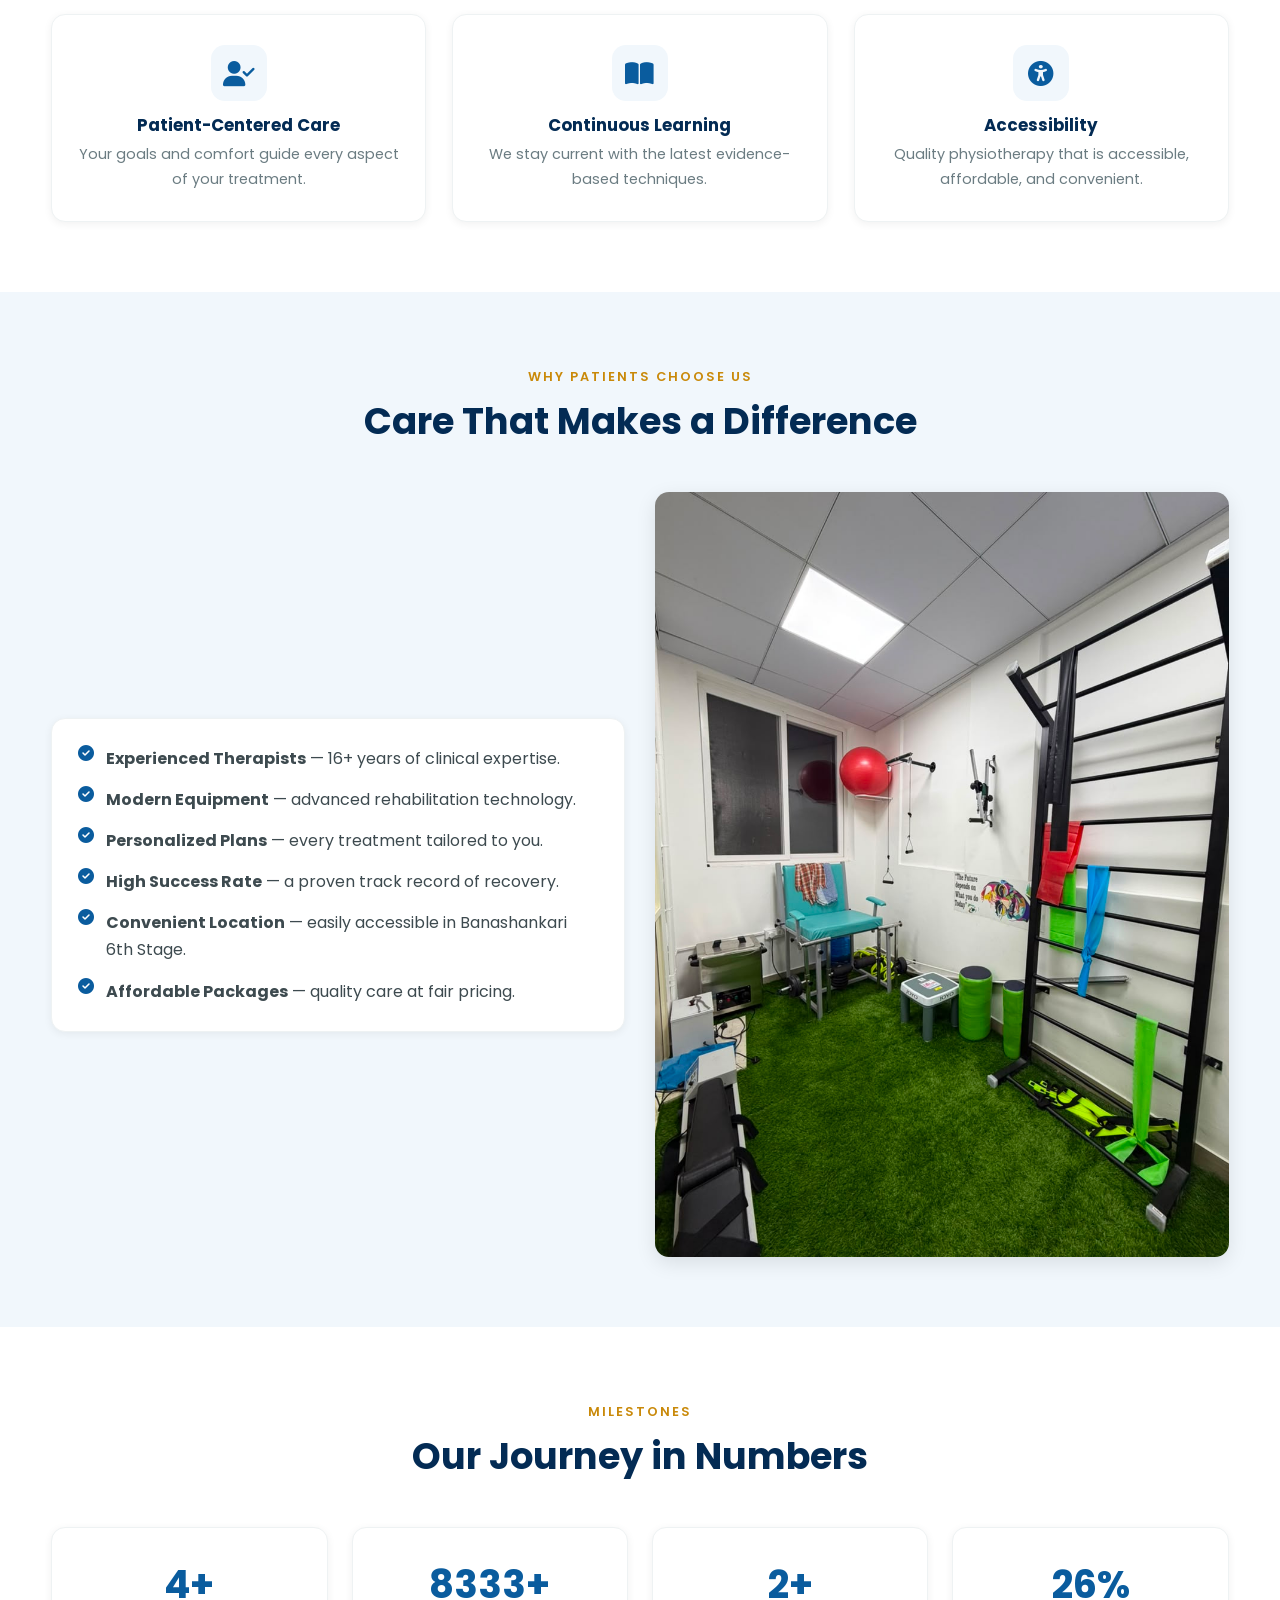
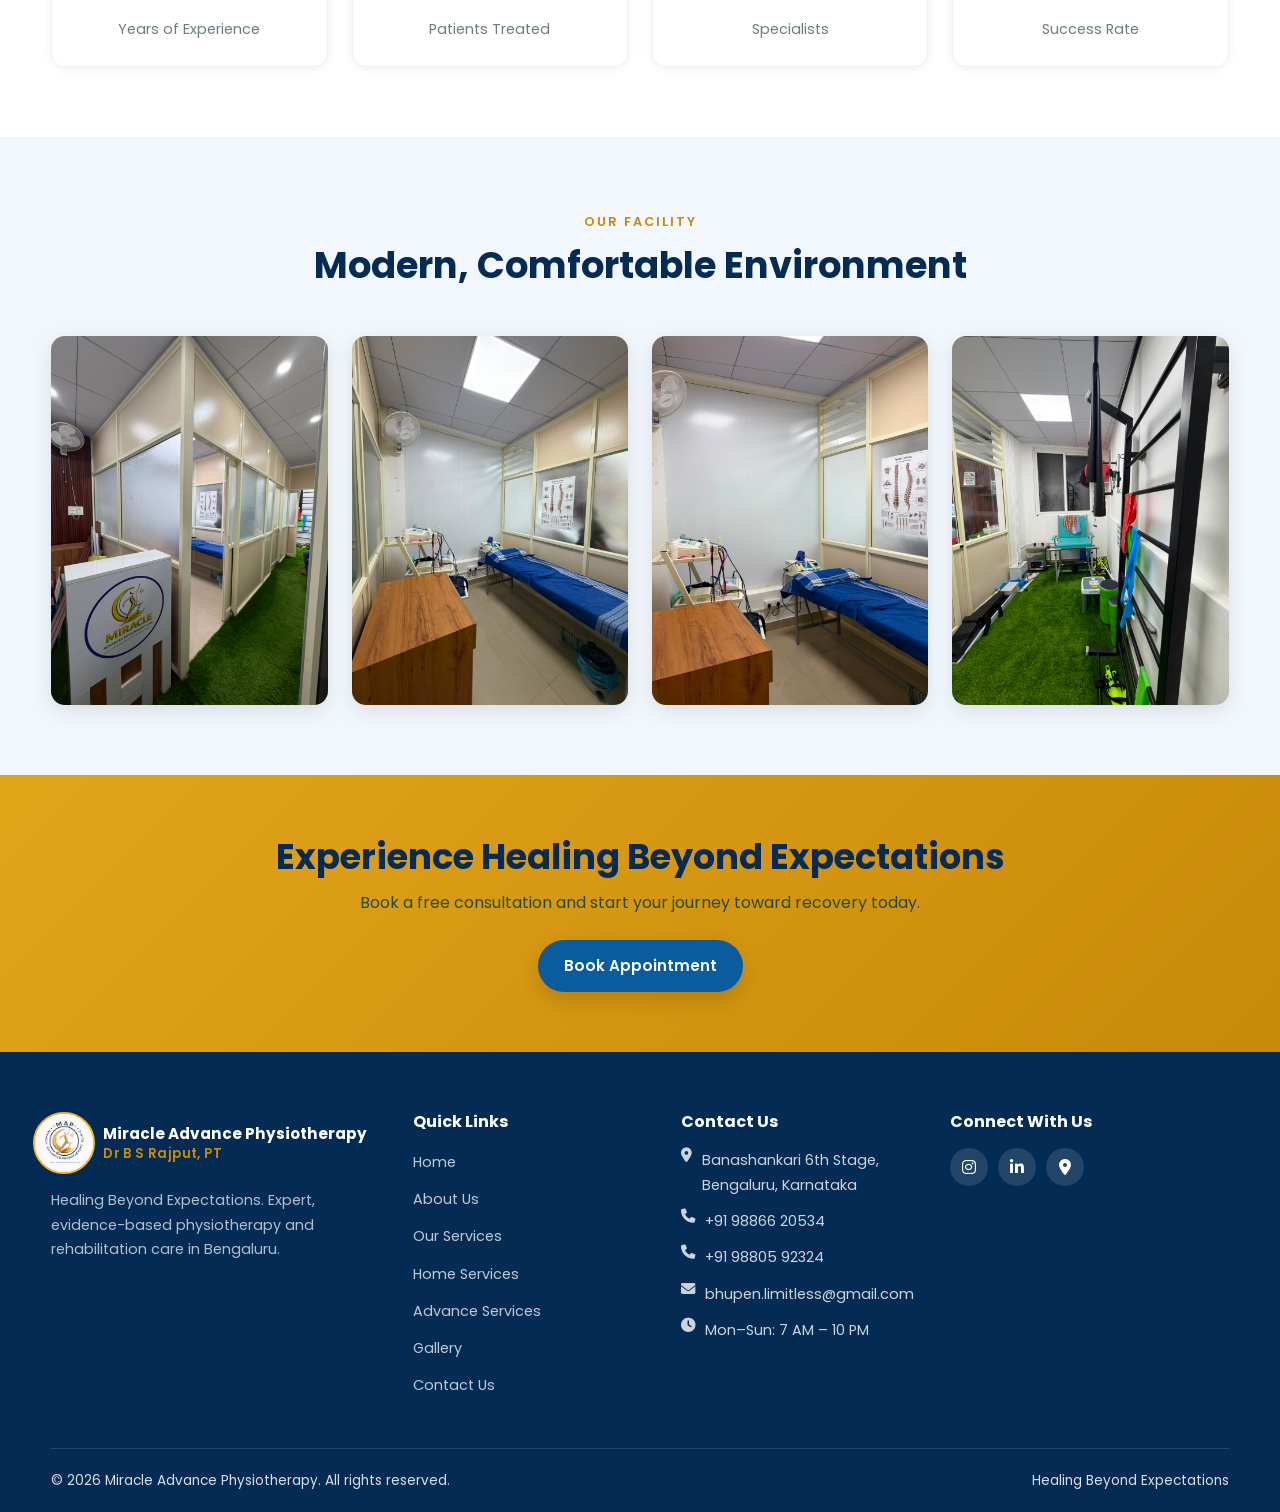
<file: about.html>
<!DOCTYPE html>
<html lang="en">
<head>
  <meta charset="UTF-8">
  <meta name="viewport" content="width=device-width, initial-scale=1.0">
  <title>About Us | Miracle Advanced Physiotherapy Clinic</title>
  <meta name="description" content="About Miracle Advanced Physiotherapy Clinic — our story, mission, vision, core values, and why patients trust us in Banashankari 6th Stage, Bengaluru.">
  <link rel="preconnect" href="https://fonts.googleapis.com">
  <link href="https://fonts.googleapis.com/css2?family=Poppins:wght@300;400;500;600;700&display=swap" rel="stylesheet">
  <link rel="stylesheet" href="https://cdnjs.cloudflare.com/ajax/libs/font-awesome/6.5.1/css/all.min.css">
  <link rel="stylesheet" href="style.css">
  <link rel="icon" type="image/png" href="images/map-logo.png">
<link rel="apple-touch-icon" href="images/map-logo.png">
</head>
<body>

  <!-- NAVBAR -->
  <nav class="navbar">
    <div class="container">
           <a href="about.html" class="logo" aria-label="Miracle Advance Physiotherapy home">
  <span class="logo--round">
    <img src="images/map-logo.png" alt="Miracle Advance Physiotherapy logo">
  </span>
  <span class="logo-text">
    <strong>Miracle Advance Physiotherapy</strong>
    <span>Dr B S Rajput, PT</span>
  </span>
</a>
      <button class="hamburger" aria-label="Menu">&#9776;</button>
      <div class="nav-links">
        <a href="index.html">Home</a>
        <a href="about.html">About</a>
        <a href="services.html">Services</a>
        <a href="home-services.html">Home Services</a>
        <a href="Advance Services.html">Advance Services</a>
        <a href="testimonials.html">Testimonials</a>
        <a href="gallery.html">Gallery</a>
        <a href="faq.html">FAQ</a>
        <a href="contact.html">Contact</a>
        <a href="appointment.html" class="btn btn-primary nav-cta">Book Appointment</a>
      </div>
    </div>
  </nav>

  <!-- BANNER -->
  <section class="page-banner">
    <div class="container">
      <h1>About Miracle Advanced Physiotherapy Clinic</h1>
      <p>Healing Beyond Expectations — a modern, evidence-based physiotherapy &amp; rehabilitation center in Banashankari 6th Stage, Bengaluru.</p>
    </div>
  </section>


  <!-- LEAD PHYSIOTHERAPIST -->
<section class="doctor-hero-section">
  <div class="container">
    <div class="doctor-hero-card">

      <div class="doctor-photo-wrap">
        <div class="doctor-experience">
          <strong>16+</strong>
          <span>Years of<br>Experience</span>
        </div>

        <!-- This is Dr Rajput's existing homepage photo -->
        <img src="images/doc3.jpg" alt="Dr B S Rajput, Consultant Physiotherapist">
      </div>

      <div class="doctor-hero-content">
        <span class="eyebrow">Meet Your Physiotherapist</span>

<h2>Dr B S Rajput, PT</h2>
<p class="doctor-role">Founder &amp; CEO, Miracle Advance Physiotherapy | Sr. Consultant Physiotherapist</p>

<p class="doctor-intro">
  With 16+ years of clinical experience, Dr B S Rajput is the Founder &amp; CEO of Miracle Advance Physiotherapy, dedicated to helping patients reduce pain, restore mobility, and return to an active, confident life. Every treatment plan is designed around the patient’s condition, goals, and recovery journey.
</p>


        <div class="doctor-qualifications">
          <span><i class="fas fa-graduation-cap"></i> MPT (Ortho)</span>
          <span><i class="fas fa-certificate"></i> NDT</span>
          <span><i class="fas fa-certificate"></i> COMT</span>
          <span><i class="fas fa-certificate"></i> CKTP</span>
          <span><i class="fas fa-certificate"></i> CDNT</span>
          <span><i class="fas fa-certificate"></i> CIASTM</span>
          <span><i class="fas fa-certificate"></i> DCT</span>
          <span><i class="fas fa-user-doctor"></i> MIAP</span>
          <span><i class="fas fa-user-doctor"></i> Fellowship in Manual Thearapy</span>
        </div>

        <div class="doctor-highlights">
          <div>
            <i class="fas fa-heart-pulse"></i>
            <span>
              <strong>Patient-Focused Care</strong>
              Personalised treatment plans for every stage of recovery.
            </span>
          </div>

          <div>
            <i class="fas fa-person-walking"></i>
            <span>
              <strong>Mobility & Rehabilitation</strong>
              Support for pain relief, movement, strength, and independence.
            </span>
          </div>

          <div>
            <i class="fas fa-award"></i>
            <span>
              <strong>Professional Expertise</strong>
              Evidence-based physiotherapy with a compassionate approach.
            </span>
          </div>
        </div>

        <p class="doctor-registration">
          <i class="fas fa-id-card"></i>
          Physiotherapy Registration No. L-49848
        </p>
      </div>

    </div>
  </div>
</section>

<!-- ================= WOMEN'S HEALTH & REHABILITATION TEAM ================= -->
<section class="section section-alt women-care-section">
  <div class="container">

    <div class="section-head">
      <span class="eyebrow">Women's Health Care</span>
      <h2>Specialised Care for Women at Every Stage</h2>
      <p>
        Our associate physiotherapists work alongside Dr B S Rajput, PT to provide
        compassionate, evidence-based care for women’s health, rehabilitation, movement, and recovery.
      </p>
    </div>

    <div class="women-care-intro">
      <i class="fas fa-heart-pulse"></i>
      <p>
        From pregnancy and postpartum recovery to orthopaedic rehabilitation and functional fitness,
        we create personalised treatment plans that help women move with confidence and feel stronger.
      </p>
    </div>

    <div class="women-therapist-grid">

      <!-- Dr Kavitha -->
      <article class="women-therapist-card">
        <div class="women-doctor-photo">
  <img src="/images/Images/Kavitha.png" alt="Dr Kavitha, Physiotherapist">
</div>

        <div class="women-therapist-content">
          <span class="therapist-label">Associate Physiotherapist</span>
          <h3>Dr Kavitha</h3>
          <p class="therapist-role">Physiotherapist &amp; Rehabilitation Specialist</p>

          <p>
            Dr Kavitha provides patient-centred physiotherapy focused on restoring movement,
            reducing pain, and improving functional independence. Her approach combines clinical
            expertise, therapeutic exercise, and compassionate rehabilitation support.
          </p>

          <h4>Women's Health Focus</h4>
          <ul class="women-service-list">
            <li><i class="fas fa-check-circle"></i> Antenatal and pregnancy-related pain care</li>
            <li><i class="fas fa-check-circle"></i> Postnatal rehabilitation and recovery</li>
            <li><i class="fas fa-check-circle"></i> Core strengthening and functional rehabilitation</li>
            <li><i class="fas fa-check-circle"></i> Postpartum exercise guidance</li>
          </ul>

          <div class="therapy-tags">
            <span>Orthopaedic Rehab</span>
            <span>Neuro Rehab</span>
            <span>Paediatric Care</span>
            <span>Geriatric Care</span>
            <span>Home Visits</span>
          </div>

          <!-- <p class="therapist-location">
            <i class="fas fa-location-dot"></i> RR Nagar, Bengaluru
          </p> -->

           <blockquote class="therapist-quote">
           Empowering women to move with freedom, heal with strength, and love the bodies they live in.
          </blockquote>

          <a href="appointment.html" class="btn btn-teal">
            Book an Appointment <i class="fas fa-arrow-right"></i>
          </a>
        </div>
      </article>

      <!-- Dr Megha -->
      <article class="women-therapist-card">
        <div class="women-doctor-photo">
  <img src="/images/Images/Megha.jpeg" alt="Dr Megha, Physiotherapist">
</div>

        <div class="women-therapist-content">
          <span class="therapist-label">Associate Physiotherapist</span>
          <h3>Dr Megha</h3>
          <p class="therapist-role">Physiotherapist | Women's Health &amp; Rehabilitation Specialist</p>

          <p>
            Dr Megha supports women through every stage of life with evidence-based physiotherapy,
            therapeutic exercise, and individualised rehabilitation. Her care focuses on safe recovery,
            strength, movement, and confidence.
          </p>

          <h4>Women's Health Focus</h4>
          <ul class="women-service-list">
            <li><i class="fas fa-check-circle"></i> Antenatal physiotherapy and safe exercise</li>
            <li><i class="fas fa-check-circle"></i> Pregnancy-related back and pelvic pain care</li>
            <li><i class="fas fa-check-circle"></i> Postnatal and pelvic floor rehabilitation</li>
            <li><i class="fas fa-check-circle"></i> Strength and safe return-to-exercise guidance</li>
          </ul>

          <div class="therapy-tags">
            <span>Women's Health</span>
            <span>Sports Rehab</span>
            <span>Orthopaedic Care</span>
            <span>Home Visits</span>
            <span>Online Consultation</span>
          </div>

          <blockquote class="therapist-quote">
            “Supporting women to move better, recover stronger, and feel confident in their bodies.”
          </blockquote>

          <a href="appointment.html" class="btn btn-teal">
            Book an Appointment <i class="fas fa-arrow-right"></i>
          </a>
        </div>
      </article>

    </div>
  </div>
</section>


<!-- ABOUT THE CLINIC -->
<section class="clinic-story-section">
  <div class="container">
    <div class="clinic-story-card">

      <div class="clinic-photo-collage">
        <img class="clinic-photo-main"
             src="images/clinic-photos/clinic-entrance-signage.jpeg"
             alt="Miracle Advance Physiotherapy Clinic entrance">

        <img class="clinic-photo-small"
             src="images/clinic-photos/rehab-gym-wide.jpeg"
             alt="Physiotherapy rehabilitation area">

        <div class="clinic-care-badge">
          <i class="fas fa-heart-pulse"></i>
          <span>Healing Beyond<br>Expectations</span>
        </div>
      </div>

      <div class="clinic-story-content">
        <span class="eyebrow">About Our Clinic</span>

        <h2>Where Expertise Meets Compassionate Care</h2>

        <p>
          Miracle Advance Physiotherapy Clinic is a patient-focused rehabilitation
          centre in Banashankari 6th Stage, Bengaluru. We help people move better,
          recover with confidence, and return to the activities they love.
        </p>

        <p>
          Led by Dr B S Rajput, our clinic combines clinical experience, modern
          rehabilitation equipment, and personalised care to support every patient’s
          unique recovery journey.
        </p>

        <div class="clinic-feature-list">
          <div>
            <i class="fas fa-user-doctor"></i>
            <span>
              <strong>Personalised Treatment</strong>
              Care plans designed around your condition, comfort, and goals.
            </span>
          </div>

          <div>
            <i class="fas fa-dumbbell"></i>
            <span>
              <strong>Modern Rehabilitation</strong>
              Purposeful therapy and exercise support for better movement.
            </span>
          </div>

          <div>
            <i class="fas fa-house-chimney-medical"></i>
            <span>
              <strong>Clinic & Home Care</strong>
              Flexible physiotherapy support at the clinic or in your home.
            </span>
          </div>
        </div>

        <div class="clinic-tags">
          <span><i class="fas fa-check"></i> Orthopaedic Rehabilitation</span>
          <span><i class="fas fa-check"></i> Pain Management</span>
          <span><i class="fas fa-check"></i> Sports Injury Recovery</span>
          <span><i class="fas fa-check"></i> Neuro Rehabilitation</span>
        </div>
      </div>

    </div>
  </div>
</section>

  <!-- MISSION & VISION -->
  <section class="section section-alt">
    <div class="container">
      <div class="section-head">
        <span class="eyebrow">Purpose</span>
        <h2>Mission &amp; Vision</h2>
      </div>
      <div class="grid-2">
        <div class="card info-card">
          <div class="icon"><i class="fas fa-bullseye"></i></div>
          <h3>Our Mission</h3>
          <p>To restore mobility, reduce pain, and improve the quality of life of every patient through personalized, evidence-based physiotherapy and compassionate care.</p>
        </div>
        <div class="card info-card">
          <div class="icon"><i class="fas fa-eye"></i></div>
          <h3>Our Vision</h3>
          <p>To be the leading and most trusted physiotherapy center in Bengaluru, known for exceptional outcomes and heartfelt patient care.</p>
        </div>
      </div>
    </div>
  </section>

  <!-- CORE VALUES -->
  <section class="section">
    <div class="container">
      <div class="section-head">
        <span class="eyebrow">Core Values</span>
        <h2>What We Stand For</h2>
      </div>
      <div class="grid-3">
        <div class="card info-card">
          <div class="icon"><i class="fas fa-heart"></i></div>
          <h3>Compassion</h3>
          <p>We treat every patient with warmth, empathy, and genuine care.</p>
        </div>
        <div class="card info-card">
          <div class="icon"><i class="fas fa-award"></i></div>
          <h3>Excellence</h3>
          <p>We deliver the highest standard of clinical care and outcomes.</p>
        </div>
        <div class="card info-card">
          <div class="icon"><i class="fas fa-shield-alt"></i></div>
          <h3>Integrity</h3>
          <p>We act honestly and transparently in every patient interaction.</p>
        </div>
        <div class="card info-card">
          <div class="icon"><i class="fas fa-user-check"></i></div>
          <h3>Patient-Centered Care</h3>
          <p>Your goals and comfort guide every aspect of your treatment.</p>
        </div>
        <div class="card info-card">
          <div class="icon"><i class="fas fa-book-open"></i></div>
          <h3>Continuous Learning</h3>
          <p>We stay current with the latest evidence-based techniques.</p>
        </div>
        <div class="card info-card">
          <div class="icon"><i class="fas fa-universal-access"></i></div>
          <h3>Accessibility</h3>
          <p>Quality physiotherapy that is accessible, affordable, and convenient.</p>
        </div>
      </div>
    </div>
  </section>

  <!-- WHY PATIENTS CHOOSE US -->
  <section class="section section-alt">
    <div class="container">
      <div class="section-head">
        <span class="eyebrow">Why Patients Choose Us</span>
        <h2>Care That Makes a Difference</h2>
      </div>
      <div class="grid-2">
        <div class="card">
          <ul>
            <li style="display:flex; gap:12px; margin-bottom:14px;"><i class="fas fa-check-circle" style="color:var(--teal-600);"></i><span><strong>Experienced Therapists</strong> — 16+ years of clinical expertise.</span></li>
            <li style="display:flex; gap:12px; margin-bottom:14px;"><i class="fas fa-check-circle" style="color:var(--teal-600);"></i><span><strong>Modern Equipment</strong> — advanced rehabilitation technology.</span></li>
            <li style="display:flex; gap:12px; margin-bottom:14px;"><i class="fas fa-check-circle" style="color:var(--teal-600);"></i><span><strong>Personalized Plans</strong> — every treatment tailored to you.</span></li>
            <li style="display:flex; gap:12px; margin-bottom:14px;"><i class="fas fa-check-circle" style="color:var(--teal-600);"></i><span><strong>High Success Rate</strong> — a proven track record of recovery.</span></li>
            <li style="display:flex; gap:12px; margin-bottom:14px;"><i class="fas fa-check-circle" style="color:var(--teal-600);"></i><span><strong>Convenient Location</strong> — easily accessible in Banashankari 6th Stage.</span></li>
            <li style="display:flex; gap:12px;"><i class="fas fa-check-circle" style="color:var(--teal-600);"></i><span><strong>Affordable Packages</strong> — quality care at fair pricing.</span></li>
          </ul>
        </div>
        <div>
<img class="about-img" src="images/clinic-photos/rehab-gym-wide.jpeg" alt="Why choose us" onerror="this.style.display='none'; if (this.nextElementSibling) this.nextElementSibling.style.display='block';">
          <img class="about-img img-alt" src="images/clinic-photos/rehab-gym-wide.jpeg" alt="Why choose us (alternate)">
        </div>
      </div>
    </div>
  </section>

  <!-- MILESTONES -->
  <section class="section">
    <div class="container">
      <div class="section-head">
        <span class="eyebrow">Milestones</span>
        <h2>Our Journey in Numbers</h2>
      </div>
      <div class="grid-4">
        <div class="card milestone"><div class="num" data-count="16" data-suffix="+">0+</div><div class="label">Years of Experience</div></div>
        <div class="card milestone"><div class="num" data-count="30000" data-suffix="+">0+</div><div class="label">Patients Treated</div></div>
        <div class="card milestone"><div class="num" data-count="8" data-suffix="+">0+</div><div class="label">Specialists</div></div>
        <div class="card milestone"><div class="num" data-count="95" data-suffix="%">0%</div><div class="label">Success Rate</div></div>
      </div>
    </div>
  </section>

  <!-- FACILITY HIGHLIGHTS -->
  <section class="section section-alt">
    <div class="container">
      <div class="section-head">
        <span class="eyebrow">Our Facility</span>
        <h2>Modern, Comfortable Environment</h2>
      </div>
<div class="grid-4">
        <img class="about-img" src="images/clinic-photos/clinic-corridor-reception-alt.jpeg" alt="Reception" onerror="this.style.display='none'; if (this.nextElementSibling) this.nextElementSibling.style.display='block';">
          <img class="about-img img-alt" src="images/clinic-photos/clinic-corridor-reception-alt.jpeg" alt="Reception (alternate)">
        <img class="about-img" src="images/clinic-photos/treatment-room-wide.jpeg" alt="Treatment room" onerror="this.style.display='none'; if (this.nextElementSibling) this.nextElementSibling.style.display='block';">
          <img class="about-img img-alt" src="images/clinic-photos/treatment-room-wide.jpeg" alt="Treatment room (alternate)">
        <img class="about-img" src="images/clinic-photos/treatment-room-tens.jpeg" alt="Equipment" onerror="this.style.display='none'; if (this.nextElementSibling) this.nextElementSibling.style.display='block';">
          <img class="about-img img-alt" src="images/clinic-photos/treatment-room-tens.jpeg" alt="Equipment (alternate)">
        <img class="about-img" src="images/clinic-photos/rehab-gym-stall-bars.jpeg" alt="Rehab area" onerror="this.style.display='none'; if (this.nextElementSibling) this.nextElementSibling.style.display='block';">
          <img class="about-img img-alt" src="images/clinic-photos/rehab-gym-stall-bars.jpeg" alt="Rehab area (alternate)">
      </div>
    </div>
  </section>

  <!-- CTA -->
  <section class="cta-banner">
    <div class="container">
      <h2>Experience Healing Beyond Expectations</h2>
      <p>Book a free consultation and start your journey toward recovery today.</p>
      <a href="appointment.html" class="btn btn-teal">Book Appointment</a>
    </div>
  </section>

 <!-- ================= FOOTER ================= -->
<footer class="footer">
  <div class="container">
    <div class="footer-grid">

      <!-- Clinic -->
      <div>
        <a href="index.html" class="logo" aria-label="Miracle Advance Physiotherapy home">
          <span class="logo--round">
            <img src="images/map-logo.png" alt="Miracle Advance Physiotherapy logo">
          </span>

          <span class="logo-text">
            <strong>Miracle Advance Physiotherapy</strong>
            <span>Dr B S Rajput, PT</span>
          </span>
        </a>

        <p>
          Healing Beyond Expectations. Expert, evidence-based physiotherapy
          and rehabilitation care in Bengaluru.
        </p>
      </div>

      <!-- Quick links -->
      <div>
        <h4>Quick Links</h4>
        <ul>
          <li><a href="index.html">Home</a></li>
          <li><a href="about.html">About Us</a></li>
          <li><a href="services.html">Our Services</a></li>
          <li><a href="home-services.html">Home Services</a></li>
          <li><a href="Advance Services.html">Advance Services</a></li>
          <li><a href="gallery.html">Gallery</a></li>
          <li><a href="contact.html">Contact Us</a></li>
        </ul>
      </div>

      <!-- Contact -->
      <div>
        <h4>Contact Us</h4>

        <a class="contact-item"
           href="https://maps.app.goo.gl/wxnJb56tzdFBGASf8?g_st=aw"
           target="_blank"
           rel="noopener noreferrer">
          <i class="fas fa-map-marker-alt"></i>
          <span>Banashankari 6th Stage, Bengaluru, Karnataka</span>
        </a>

        <a class="contact-item" href="tel:+919886620534">
          <i class="fas fa-phone"></i>
          <span>+91 98866 20534</span>
        </a>

        <a class="contact-item" href="tel:+919880592324">
  <i class="fas fa-phone"></i>
  <span>+91 98805 92324</span>
</a>

        <a class="contact-item" href="mailto:bhupen.limitless@gmail.com">
          <i class="fas fa-envelope"></i>
          <span>bhupen.limitless@gmail.com</span>
        </a>

        <div class="contact-item">
          <i class="fas fa-clock"></i>
          <span>Mon–Sun: 7 AM – 10 PM</span>
        </div>
      </div>

      <!-- Social links -->
      <div>
        <h4>Connect With Us</h4>

        <div class="socials">
          <a href="https://www.instagram.com/map.physio?igsh=MW1ydm9ucXJyeXQ5Ng%3D%3D&utm_source=qr"
             target="_blank"
             rel="noopener noreferrer"
             aria-label="Follow us on Instagram">
            <i class="fab fa-instagram"></i>
          </a>

          <a href="https://www.linkedin.com/in/bhupendra-singh-b6324a1b3?utm_source=share_via&utm_content=profile&utm_medium=member_android"
             target="_blank"
             rel="noopener noreferrer"
             aria-label="Connect with us on LinkedIn">
            <i class="fab fa-linkedin-in"></i>
          </a>

          <a href="https://maps.app.goo.gl/wxnJb56tzdFBGASf8?g_st=aw"
             target="_blank"
             rel="noopener noreferrer"
             aria-label="Open clinic location in Google Maps">
            <i class="fas fa-map-marker-alt"></i>
          </a>
        </div>
      </div>

    </div>

    <div class="footer-bottom">
      <span>&copy; <span id="year"></span> Miracle Advance Physiotherapy. All rights reserved.</span>
      <span>Healing Beyond Expectations</span>
    </div>
  </div>
</footer>

<!-- ================= FLOATING ACTIONS ================= -->
<div class="floating-actions">

  <!-- Direct phone call -->
  <a href="tel:+919886620534"
     class="floating-call"
     aria-label="Call Miracle Advance Physiotherapy">
    <i class="fas fa-phone-alt"></i>
    <span>Call</span>
  </a>

  <!-- Appointment page -->
  <a href="appointment.html"
     class="floating-book"
     aria-label="Book an appointment">
    <i class="fas fa-calendar-check"></i>
    <span>Book</span>
  </a>

  <!-- Direct WhatsApp chat -->
  <a href="https://wa.me/919886620534?text=Hello%20Miracle%20Advance%20Physiotherapy%2C%20I%20would%20like%20to%20book%20an%20appointment."
     target="_blank"
     rel="noopener noreferrer"
     class="floating-whatsapp"
     aria-label="Chat with us on WhatsApp">
    <i class="fab fa-whatsapp"></i>
  </a>

</div>

  <script src="script.js"></script>
  </body>
</html>
</file>
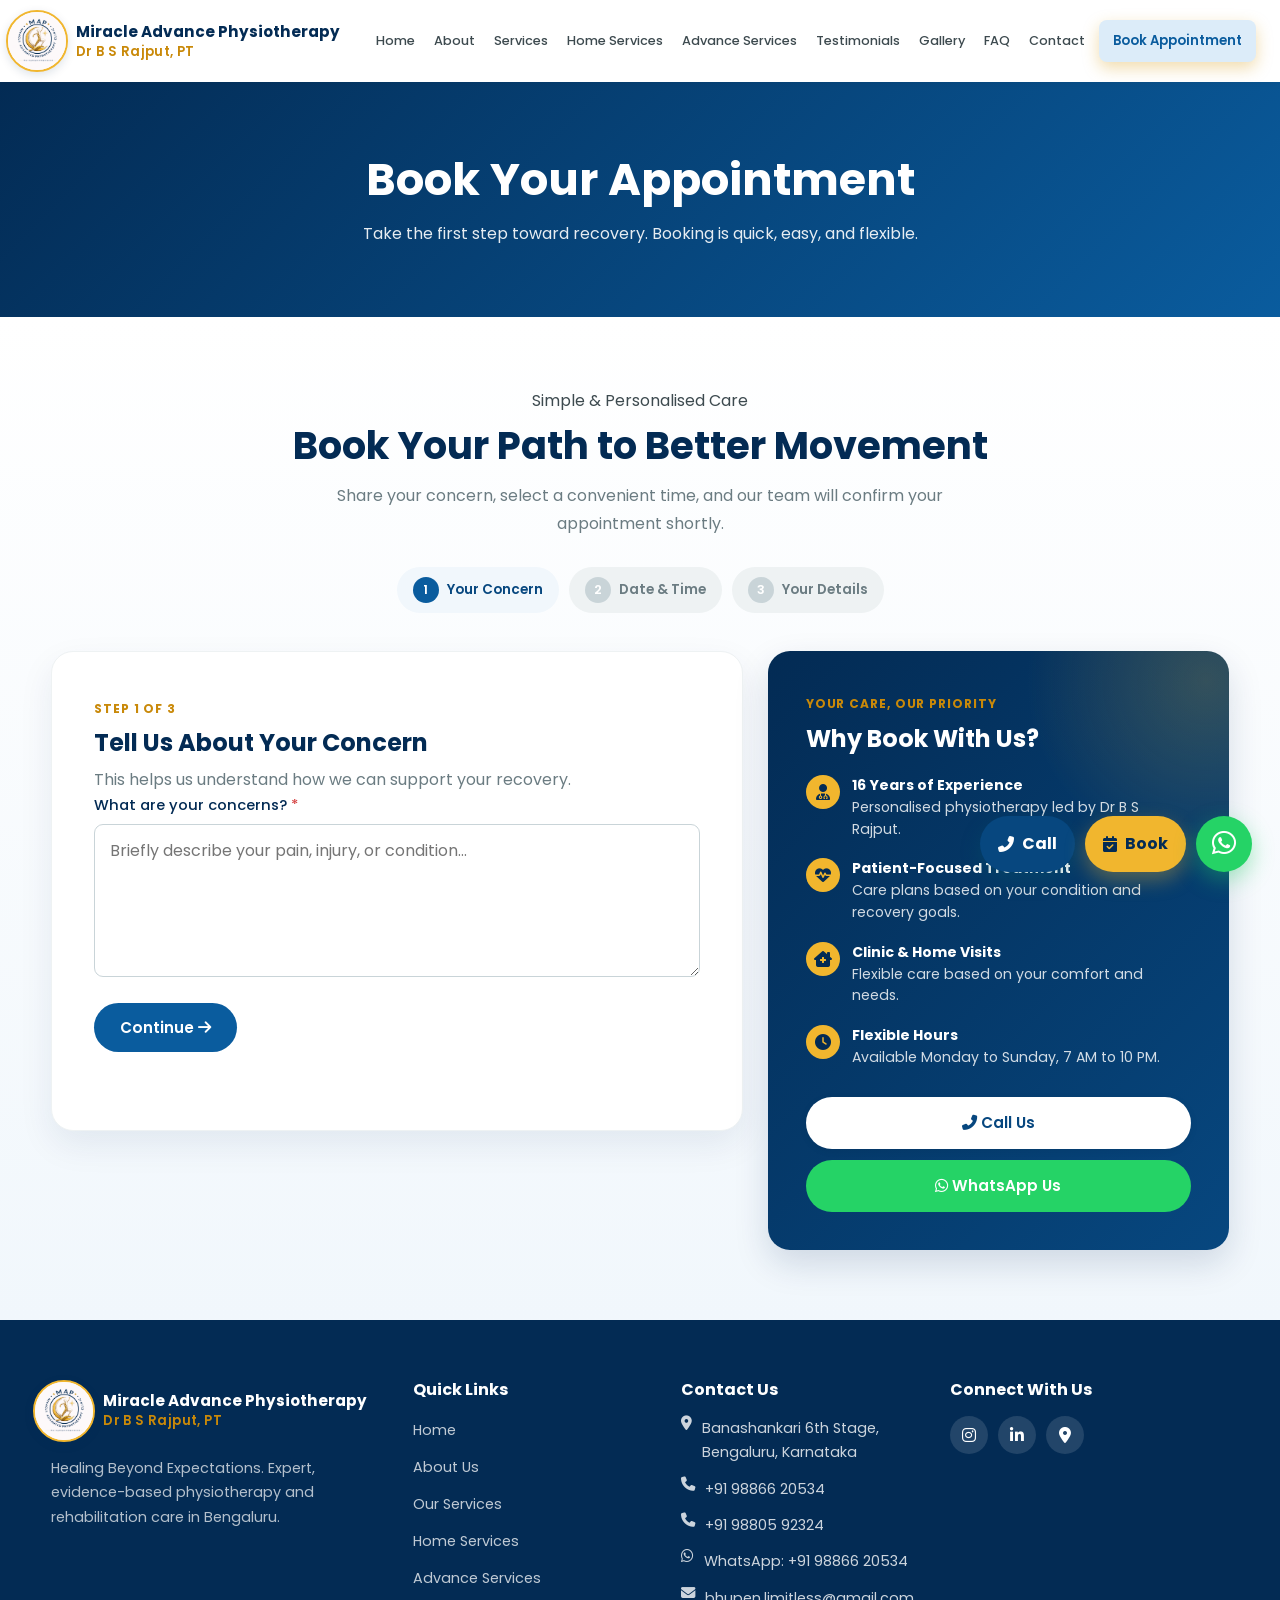
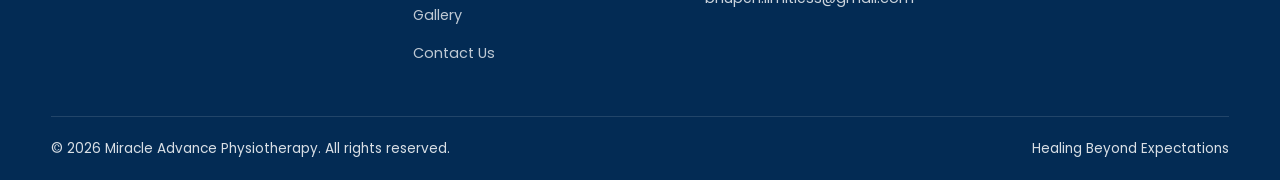
<file: appointment.html>
<!DOCTYPE html>
<html lang="en">
<head>
  <meta charset="UTF-8">
  <meta name="viewport" content="width=device-width, initial-scale=1.0">
  <title>Book an Appointment | Miracle Advance Physiotherapy</title>
  <meta name="description" content="Book a physiotherapy appointment with Miracle Advance Physiotherapy, Bengaluru.">

  <link rel="preconnect" href="https://fonts.googleapis.com">
  <link href="https://fonts.googleapis.com/css2?family=Poppins:wght@300;400;500;600;700&display=swap" rel="stylesheet">
  <link rel="stylesheet" href="https://cdnjs.cloudflare.com/ajax/libs/font-awesome/6.5.1/css/all.min.css">
  <link rel="stylesheet" href="style.css">
  <link rel="icon" type="image/png" href="images/map-logo.png">
<link rel="apple-touch-icon" href="images/map-logo.png">

  <style>
    .appointment-section { background:linear-gradient(180deg,#fff,var(--teal-50)); }
    .appointment-intro { max-width:700px; margin:0 auto 30px; text-align:center; }
    .appointment-intro h2 { margin:8px 0 12px; font-size:clamp(1.9rem,3vw,2.65rem); }
    .appointment-intro p,.appointment-panel-text { color:var(--neutral-500); line-height:1.7; }
    .appointment-steps { max-width:850px; margin:0 auto 38px; }
    .appointment-layout { display:grid; grid-template-columns:minmax(0,1.2fr) minmax(290px,.8fr); gap:25px; align-items:start; }
    .appointment-form-wrap { padding:clamp(24px,4vw,42px); border:1px solid var(--neutral-100); border-radius:22px; background:#fff; box-shadow:0 14px 34px rgba(3,43,84,.08); }
    .appointment-form-wrap .booking-panel h3 { margin:7px 0 8px; font-size:1.5rem; }
    .appointment-panel-label { color:var(--amber-600); font-size:.75rem; font-weight:700; letter-spacing:.9px; text-transform:uppercase; }
    .appointment-date-grid { display:grid; grid-template-columns:1fr 1fr; gap:16px; }
    .appointment-form-nav { display:flex; justify-content:space-between; gap:12px; margin-top:22px; }
    .appointment-status { min-height:20px; margin-top:16px; color:var(--teal-700); font-weight:600; text-align:center; }
    .appointment-status.error { color:#b42318; }
    .appointment-support-card { padding:clamp(26px,4vw,38px); border-radius:22px; color:#fff; background:radial-gradient(circle at 95% 5%,rgba(241,182,46,.2),transparent 25%),linear-gradient(135deg,var(--teal-900),var(--teal-700)); box-shadow:0 14px 34px rgba(3,43,84,.15); }
    .appointment-support-card h3 { margin:8px 0 21px; color:#fff; font-size:1.5rem; }
    .appointment-support-card ul { display:grid; gap:18px; }
    .appointment-support-card li { display:flex; align-items:flex-start; gap:12px; }
    .appointment-support-card li>i { width:34px; height:34px; display:grid; flex:0 0 34px; place-items:center; border-radius:50%; color:var(--teal-900); background:var(--gold-400); }
    .appointment-support-card li span { color:rgba(255,255,255,.82); font-size:.88rem; line-height:1.55; }
    .appointment-support-card li strong { display:block; color:#fff; }
    .appointment-support-actions { display:grid; gap:11px; margin-top:28px; }
    .appointment-support-actions .btn { width:100%; text-align:center; }
    .btn-whatsapp { background:#25d366; color:#fff; }
    .btn-whatsapp:hover { background:#1da851; color:#fff; }
    @media(max-width:850px){.appointment-layout{grid-template-columns:1fr;}}
    @media(max-width:560px){.appointment-date-grid{grid-template-columns:1fr}.appointment-form-nav{flex-direction:column}.appointment-form-nav .btn{width:100%;text-align:center}}
  </style>
</head>

<body>

  <!-- HEADER -->
  <nav class="navbar">
    <div class="container">
      <a href="index.html" class="logo" aria-label="Miracle Advance Physiotherapy home">
        <span class="logo--round">
          <img src="images/map-logo.png" alt="Miracle Advance Physiotherapy logo">
        </span>
        <span class="logo-text">
          <strong>Miracle Advance Physiotherapy</strong>
          <span>Dr B S Rajput, PT</span>
        </span>
      </a>

      <button class="hamburger" aria-label="Menu">&#9776;</button>

      <div class="nav-links">
        <a href="index.html">Home</a>
        <a href="about.html">About</a>
        <a href="services.html">Services</a>
        <a href="home-services.html">Home Services</a>
        <a href="Advance Services.html">Advance Services</a>
        <a href="testimonials.html">Testimonials</a>
        <a href="gallery.html">Gallery</a>
        <a href="faq.html">FAQ</a>
        <a href="contact.html">Contact</a>
        <a href="appointment.html" class="btn btn-primary nav-cta">Book Appointment</a>
      </div>
    </div>
  </nav>

  <!-- BANNER -->
  <section class="page-banner">
    <div class="container">
      <h1>Book Your Appointment</h1>
      <p>Take the first step toward recovery. Booking is quick, easy, and flexible.</p>
    </div>
  </section>

  <!-- APPOINTMENT BOOKING -->
  <section class="section appointment-section">
    <div class="container">

      <div class="appointment-intro">
        <span class="eyebrow">Simple &amp; Personalised Care</span>
        <h2>Book Your Path to Better Movement</h2>
        <p>Share your concern, select a convenient time, and our team will confirm your appointment shortly.</p>
      </div>

      <div class="steps appointment-steps">
        <div class="step active" id="step1"><span class="n">1</span> Your Concern</div>
        <div class="step" id="step2"><span class="n">2</span> Date &amp; Time</div>
        <div class="step" id="step3"><span class="n">3</span> Your Details</div>
      </div>

      <div class="appointment-layout">

        <div class="appointment-form-wrap">
          <form action="https://api.web3forms.com/submit" method="POST" id="bookingForm">

            <!-- Paste your real Web3Forms access key below -->
            <input type="hidden" name="access_key" value="8bfdc67a-27cb-4a8e-8580-02c0d57a0ef8">
            <input type="hidden" name="subject" value="New Appointment Request - Miracle Advance Physiotherapy">
            <input type="hidden" name="from_name" value="Miracle Advance Physiotherapy Website">
            <input type="hidden" name="form_type" value="Appointment Request">
            <input type="checkbox" name="botcheck" style="display:none;">

            <!-- STEP 1 -->
            <div class="booking-panel">
              <span class="appointment-panel-label">Step 1 of 3</span>
              <h3>Tell Us About Your Concern</h3>
              <p class="appointment-panel-text">This helps us understand how we can support your recovery.</p>

              <div class="form-group">
                <label for="concerns">What are your concerns? <span class="req">*</span></label>
                <textarea id="concerns" name="concerns" rows="5" required placeholder="Briefly describe your pain, injury, or condition..."></textarea>
                <div class="form-error"></div>
              </div>

              <button type="button" class="btn btn-teal" data-next="0">
                Continue <i class="fas fa-arrow-right"></i>
              </button>
            </div>

            <!-- STEP 2 -->
            <div class="booking-panel" style="display:none;">
              <span class="appointment-panel-label">Step 2 of 3</span>
              <h3>Choose a Preferred Time</h3>
              <p class="appointment-panel-text">We will confirm your selected slot by phone or WhatsApp.</p>

              <div class="appointment-date-grid">
                <div class="form-group">
                  <label for="date">Preferred Date <span class="req">*</span></label>
                  <input type="date" id="date" name="preferred_date" required>
                  <div class="form-error"></div>
                </div>

                <div class="form-group">
                  <label for="time">Preferred Time <span class="req">*</span></label>
                  <select id="time" name="preferred_time" required>
                    <option value="">Select a time...</option>
                    <option>7:00 AM - 8:00 AM</option>
                    <option>8:00 AM - 9:00 AM</option>
                    <option>9:00 AM - 10:00 AM</option>
                    <option>10:00 AM - 11:00 AM</option>
                    <option>11:00 AM - 12:00 PM</option>
                    <option>12:00 PM - 1:00 PM</option>
                    <option>4:00 PM - 5:00 PM</option>
                    <option>5:00 PM - 6:00 PM</option>
                    <option>6:00 PM - 7:00 PM</option>
                    <option>7:00 PM - 8:00 PM</option>
                    <option>8:00 PM - 9:00 PM</option>
                  </select>
                  <div class="form-error"></div>
                </div>
              </div>

              <div class="appointment-form-nav">
                <button type="button" class="btn btn-light" data-prev="1">
                  <i class="fas fa-arrow-left"></i> Back
                </button>
                <button type="button" class="btn btn-teal" data-next="1">
                  Continue <i class="fas fa-arrow-right"></i>
                </button>
              </div>
            </div>

            <!-- STEP 3 -->
            <div class="booking-panel" style="display:none;">
              <span class="appointment-panel-label">Step 3 of 3</span>
              <h3>Your Contact Details</h3>
              <p class="appointment-panel-text">We will use these details only to confirm your appointment.</p>

              <div class="form-group">
                <label for="fname">Full Name <span class="req">*</span></label>
                <input type="text" id="fname" name="name" required placeholder="Your full name">
                <div class="form-error"></div>
              </div>

              <div class="appointment-date-grid">
                <div class="form-group">
                  <label for="fphone">Phone Number <span class="req">*</span></label>
                  <input type="tel" id="fphone" name="phone" required placeholder="Your phone number">
                  <div class="form-error"></div>
                </div>

                <div class="form-group">
                  <label for="femail">Email Address <span class="req">*</span></label>
                  <input type="email" id="femail" name="email" required placeholder="Your email address">
                  <div class="form-error"></div>
                </div>
              </div>

              <div class="form-group">
                <label for="notes">Additional Notes <small>(optional)</small></label>
                <textarea id="notes" name="additional_notes" rows="3" placeholder="Anything else Dr Rajput should know?"></textarea>
              </div>

              <div class="appointment-form-nav">
                <button type="button" class="btn btn-light" data-prev="2">
                  <i class="fas fa-arrow-left"></i> Back
                </button>

                <button type="submit" class="btn btn-primary" id="appointmentSubmit">
                  <i class="fas fa-calendar-check"></i> Confirm Appointment Request
                </button>
              </div>
            </div>
          </form>

          <div class="success-msg" id="bookingSuccess">
            <div class="big"><i class="fas fa-check-circle"></i></div>
            <h3>Appointment Request Sent!</h3>
            <p>Thank you. Dr B S Rajput's team will contact you shortly to confirm your appointment.</p>

            <a href="https://wa.me/919886620534?text=Hello%20Miracle%20Advance%20Physiotherapy%2C%20I%20have%20submitted%20an%20appointment%20request."
               target="_blank"
               rel="noopener noreferrer"
               class="btn btn-whatsapp">
              <i class="fab fa-whatsapp"></i> Chat on WhatsApp
            </a>
          </div>

          <p class="appointment-status" id="appointmentStatus" aria-live="polite"></p>
        </div>

        <aside class="appointment-support-card">
          <span class="appointment-panel-label">Your Care, Our Priority</span>
          <h3>Why Book With Us?</h3>

          <ul>
            <li>
              <i class="fas fa-user-doctor"></i>
              <span><strong>16 Years of Experience</strong>Personalised physiotherapy led by Dr B S Rajput.</span>
            </li>
            <li>
              <i class="fas fa-heart-pulse"></i>
              <span><strong>Patient-Focused Treatment</strong>Care plans based on your condition and recovery goals.</span>
            </li>
            <li>
              <i class="fas fa-house-chimney-medical"></i>
              <span><strong>Clinic &amp; Home Visits</strong>Flexible care based on your comfort and needs.</span>
            </li>
            <li>
              <i class="fas fa-clock"></i>
              <span><strong>Flexible Hours</strong>Available Monday to Sunday, 7 AM to 10 PM.</span>
            </li>
          </ul>

          <div class="appointment-support-actions">
            <a href="tel:+919886620534" class="btn btn-light">
              <i class="fas fa-phone-alt"></i> Call Us
            </a>

            <a href="https://wa.me/919886620534?text=Hello%20Miracle%20Advance%20Physiotherapy%2C%20I%20would%20like%20to%20book%20an%20appointment."
               target="_blank"
               rel="noopener noreferrer"
               class="btn btn-whatsapp">
              <i class="fab fa-whatsapp"></i> WhatsApp Us
            </a>
          </div>
        </aside>

      </div>
    </div>
  </section>

  <!-- FOOTER -->
  <footer class="footer">
    <div class="container">
      <div class="footer-grid">

        <div>
          <a href="index.html" class="logo" aria-label="Miracle Advance Physiotherapy home">
            <span class="logo--round">
              <img src="images/map-logo.png" alt="Miracle Advance Physiotherapy logo">
            </span>
            <span class="logo-text">
              <strong>Miracle Advance Physiotherapy</strong>
              <span>Dr B S Rajput, PT</span>
            </span>
          </a>
          <p>Healing Beyond Expectations. Expert, evidence-based physiotherapy and rehabilitation care in Bengaluru.</p>
        </div>

        <div>
          <h4>Quick Links</h4>
          <ul>
            <li><a href="index.html">Home</a></li>
            <li><a href="about.html">About Us</a></li>
            <li><a href="services.html">Our Services</a></li>
            <li><a href="home-services.html">Home Services</a></li>
            <li><a href="Advance Services.html">Advance Services</a></li>
            <li><a href="gallery.html">Gallery</a></li>
            <li><a href="contact.html">Contact Us</a></li>
          </ul>
        </div>

        <div>
          <h4>Contact Us</h4>

          <a class="contact-item"
             href="https://maps.app.goo.gl/wxnJb56tzdFBGASf8?g_st=aw"
             target="_blank"
             rel="noopener noreferrer">
            <i class="fas fa-map-marker-alt"></i>
            <span>Banashankari 6th Stage, Bengaluru, Karnataka</span>
          </a>

          <a class="contact-item" href="tel:+919886620534">
            <i class="fas fa-phone"></i>
            <span>+91 98866 20534</span>
          </a>

          <a class="contact-item" href="tel:+919880592324">
  <i class="fas fa-phone"></i>
  <span>+91 98805 92324</span>
</a>

          <a class="contact-item"
             href="https://wa.me/919886620534"
             target="_blank"
             rel="noopener noreferrer">
            <i class="fab fa-whatsapp"></i>
            <span>WhatsApp: +91 98866 20534</span>
          </a>

          <a class="contact-item" href="mailto:bhupen.limitless@gmail.com">
            <i class="fas fa-envelope"></i>
            <span>bhupen.limitless@gmail.com</span>
          </a>
        </div>

        <div>
          <h4>Connect With Us</h4>

          <div class="socials">
            <a href="https://www.instagram.com/map.physio?igsh=MW1ydm9ucXJyeXQ5Ng%3D%3D&utm_source=qr"
               target="_blank"
               rel="noopener noreferrer"
               aria-label="Instagram">
              <i class="fab fa-instagram"></i>
            </a>

            <a href="https://www.linkedin.com/in/bhupendra-singh-b6324a1b3?utm_source=share_via&utm_content=profile&utm_medium=member_android"
               target="_blank"
               rel="noopener noreferrer"
               aria-label="LinkedIn">
              <i class="fab fa-linkedin-in"></i>
            </a>

            <a href="https://maps.app.goo.gl/wxnJb56tzdFBGASf8?g_st=aw"
               target="_blank"
               rel="noopener noreferrer"
               aria-label="Google Maps">
              <i class="fas fa-map-marker-alt"></i>
            </a>
          </div>
        </div>

      </div>

      <div class="footer-bottom">
        <span>&copy; <span id="year"></span> Miracle Advance Physiotherapy. All rights reserved.</span>
        <span>Healing Beyond Expectations</span>
      </div>
    </div>
  </footer>

  <!-- FLOATING ACTIONS -->
  <div class="floating-actions">
    <a href="tel:+919886620534" class="floating-call" aria-label="Call Miracle Advance Physiotherapy">
      <i class="fas fa-phone-alt"></i>
      <span>Call</span>
    </a>

    <a href="appointment.html" class="floating-book" aria-label="Book an appointment">
      <i class="fas fa-calendar-check"></i>
      <span>Book</span>
    </a>

    <a href="https://wa.me/919886620534?text=Hello%20Miracle%20Advance%20Physiotherapy%2C%20I%20would%20like%20to%20book%20an%20appointment."
       target="_blank"
       rel="noopener noreferrer"
       class="floating-whatsapp"
       aria-label="Chat with us on WhatsApp">
      <i class="fab fa-whatsapp"></i>
    </a>
  </div>

  <script src="script.js"></script>

  <script>
    (function () {
      const form = document.getElementById("bookingForm");
      const success = document.getElementById("bookingSuccess");
      const status = document.getElementById("appointmentStatus");
      const submitButton = document.getElementById("appointmentSubmit");

      if (!form) return;

      form.addEventListener("submit", async function (event) {
        event.preventDefault();

        if (!form.checkValidity()) {
          form.reportValidity();
          return;
        }

        submitButton.disabled = true;
        submitButton.innerHTML = '<i class="fas fa-spinner fa-spin"></i> Sending...';
        status.classList.remove("error");
        status.textContent = "";

        try {
          const response = await fetch(form.action, {
            method: "POST",
            body: new FormData(form),
            headers: { Accept: "application/json" }
          });

          const result = await response.json();

          if (result.success) {
            form.style.display = "none";
            success.style.display = "block";
          } else {
            throw new Error(result.message || "Unable to send appointment request.");
          }
        } catch (error) {
          status.classList.add("error");
          status.textContent = "Sorry, the request could not be sent. Please call or WhatsApp us directly.";
          submitButton.disabled = false;
          submitButton.innerHTML = '<i class="fas fa-calendar-check"></i> Confirm Appointment Request';
        }
      });
    })();
  </script>
</body>
</html>
</file>
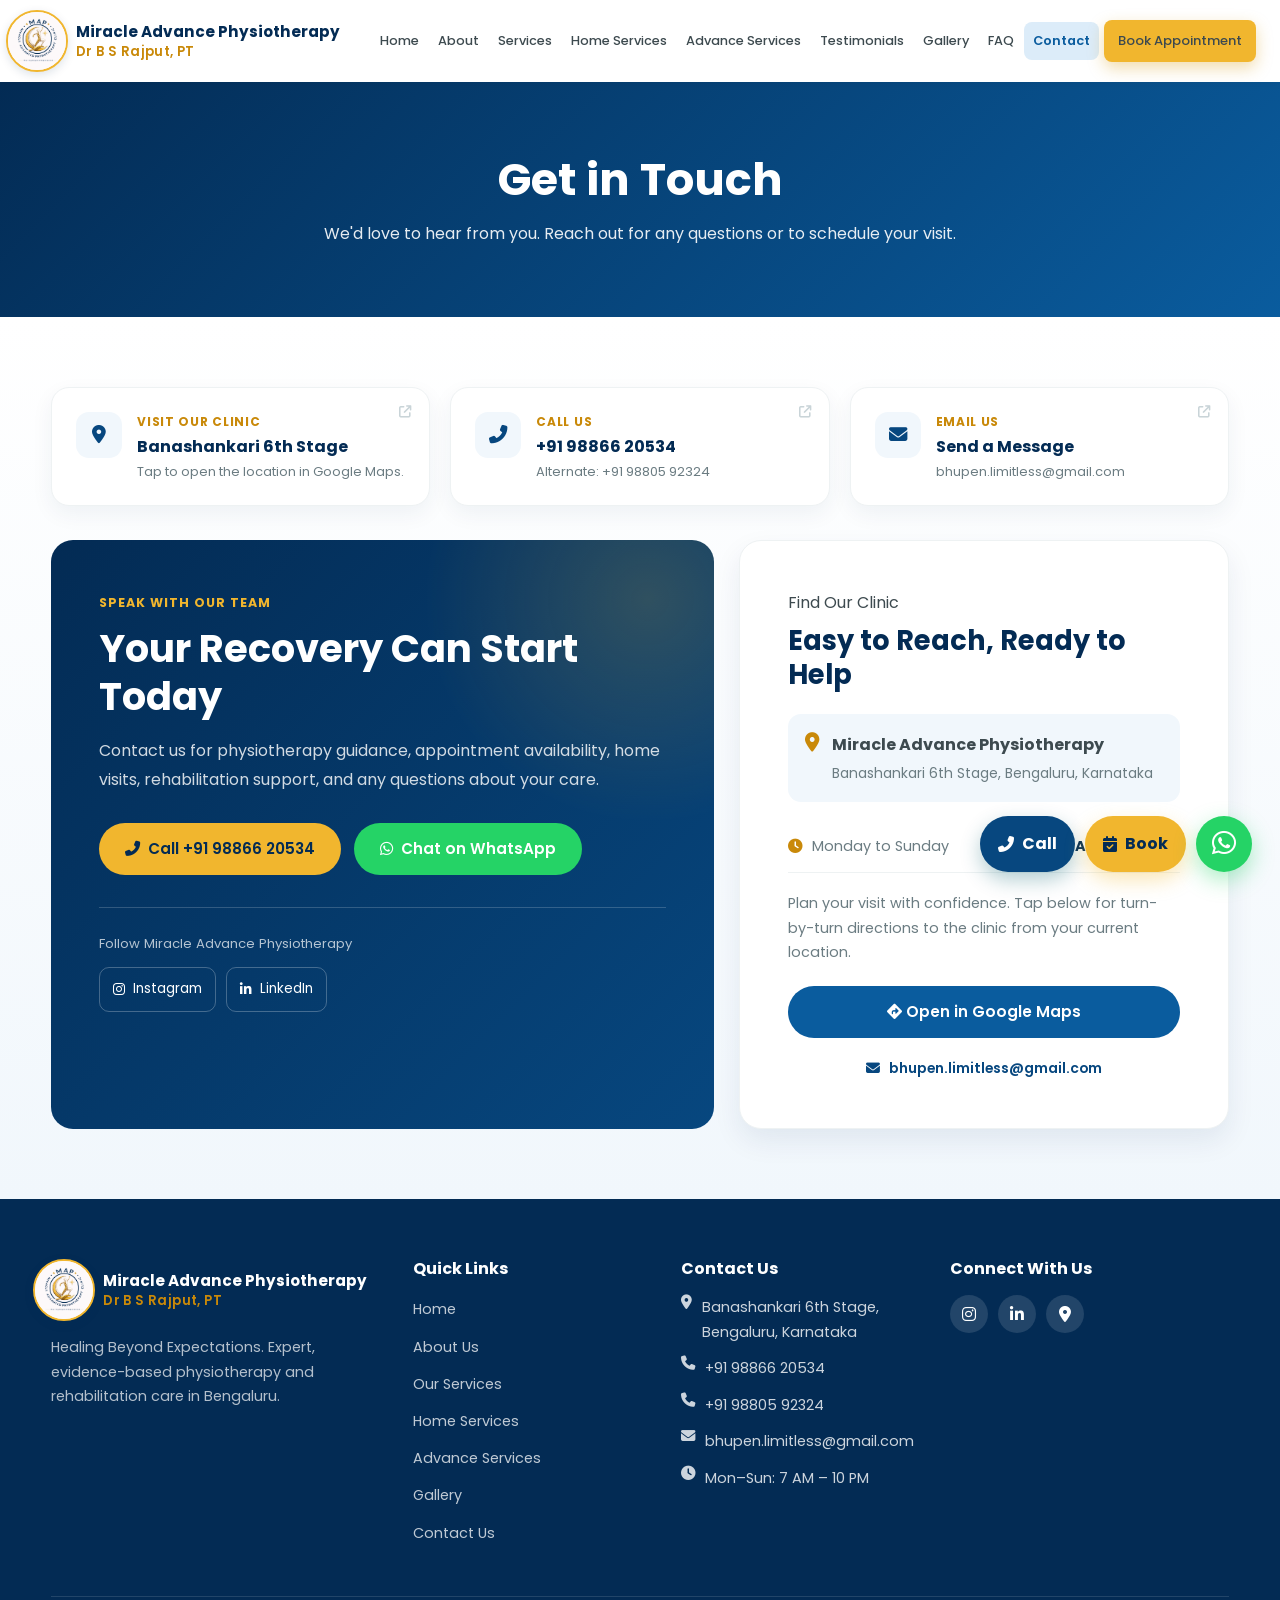
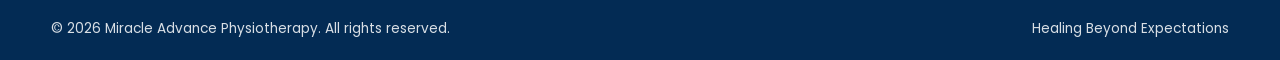
<file: contact.html>
<!DOCTYPE html>
<html lang="en">
<head>
  <meta charset="UTF-8">
  <meta name="viewport" content="width=device-width, initial-scale=1.0">
  <title>Contact Us | Miracle Advanced Physiotherapy Clinic</title>
  <meta name="description" content="Contact Miracle Advanced Physiotherapy Clinic in Banashankari 6th Stage, Bengaluru. Call, WhatsApp, or send us a message.">
  <link rel="preconnect" href="https://fonts.googleapis.com">
  <link href="https://fonts.googleapis.com/css2?family=Poppins:wght@300;400;500;600;700&display=swap" rel="stylesheet">
  <link rel="stylesheet" href="https://cdnjs.cloudflare.com/ajax/libs/font-awesome/6.5.1/css/all.min.css">
  <link rel="stylesheet" href="style.css">
  <link rel="icon" type="image/png" href="images/map-logo.png">
<link rel="apple-touch-icon" href="images/map-logo.png">
</head>
<body>

  <!-- NAVBAR -->
  <nav class="navbar">
    <div class="container">
           <a href="contact.html" class="logo" aria-label="Miracle Advance Physiotherapy home">
  <span class="logo--round">
    <img src="images/map-logo.png" alt="Miracle Advance Physiotherapy logo">
  </span>
  <span class="logo-text">
    <strong>Miracle Advance Physiotherapy</strong>
    <span>Dr B S Rajput, PT</span>
  </span>
</a>
      <button class="hamburger" aria-label="Menu">&#9776;</button>
      <div class="nav-links">
        <a href="index.html">Home</a>
        <a href="about.html">About</a>
        <a href="services.html">Services</a>
        <a href="home-services.html">Home Services</a>
        <a href="Advance Services.html">Advance Services</a>
        <a href="testimonials.html">Testimonials</a>
        <a href="gallery.html">Gallery</a>
        <a href="faq.html">FAQ</a>
        <a href="contact.html">Contact</a>
        <a href="appointment.html" class="btn btn-primary nav-cta">Book Appointment</a>
      </div>
    </div>
  </nav>

  <!-- BANNER -->
  <section class="page-banner">
    <div class="container">
      <h1>Get in Touch</h1>
      <p>We'd love to hear from you. Reach out for any questions or to schedule your visit.</p>
    </div>
  </section>

  <!-- ================= CONTACT DETAILS ================= -->
<section class="section contact-page-content">
  <div class="container">

    <!-- Quick contact cards -->
    <div class="contact-quick-grid">

      <a class="contact-quick-card"
         href="https://maps.app.goo.gl/wxnJb56tzdFBGASf8?g_st=aw"
         target="_blank"
         rel="noopener noreferrer">
        <div class="contact-quick-icon">
          <i class="fas fa-map-marker-alt"></i>
        </div>
        <div>
          <span>Visit Our Clinic</span>
          <h3>Banashankari 6th Stage</h3>
          <p>Tap to open the location in Google Maps.</p>
        </div>
        <i class="fas fa-arrow-up-right-from-square contact-arrow"></i>
      </a>
<a class="contact-quick-card"
   href="tel:+919886620534">
  <div class="contact-quick-icon">
    <i class="fas fa-phone-alt"></i>
  </div>

  <div>
    <span>Call Us</span>
    <h3>+91 98866 20534</h3>
    <p>Alternate: +91 98805 92324</p>
  </div>

  <i class="fas fa-arrow-up-right-from-square contact-arrow"></i>
</a>

      <a class="contact-quick-card"
         href="mailto:bhupen.limitless@gmail.com">
        <div class="contact-quick-icon">
          <i class="fas fa-envelope"></i>
        </div>
        <div>
          <span>Email Us</span>
          <h3>Send a Message</h3>
          <p>bhupen.limitless@gmail.com</p>
        </div>
        <i class="fas fa-arrow-up-right-from-square contact-arrow"></i>
      </a>

    </div>

    <!-- Main contact area -->
    <div class="contact-connect-grid">

      <div class="contact-panel contact-panel-dark">
        <span class="contact-panel-label">Speak With Our Team</span>

        <h2>Your Recovery Can Start Today</h2>

        <p>
          Contact us for physiotherapy guidance, appointment availability,
          home visits, rehabilitation support, and any questions about your care.
        </p>

        <div class="contact-main-actions">
          <a href="tel:+919886620534" class="btn contact-call-btn">
            <i class="fas fa-phone-alt"></i>
            Call +91 98866 20534
          </a>

          <a href="https://wa.me/919886620534?text=Hello%20Miracle%20Advance%20Physiotherapy%2C%20I%20would%20like%20to%20know%20more%20about%20your%20services."
             target="_blank"
             rel="noopener noreferrer"
             class="btn contact-whatsapp-btn">
            <i class="fab fa-whatsapp"></i>
            Chat on WhatsApp
          </a>
        </div>

        <div class="contact-social-section">
          <span>Follow Miracle Advance Physiotherapy</span>

          <div class="contact-main-socials">
            <a href="https://www.instagram.com/map.physio?igsh=MW1ydm9ucXJyeXQ5Ng%3D%3D&utm_source=qr"
               target="_blank"
               rel="noopener noreferrer"
               aria-label="Follow us on Instagram">
              <i class="fab fa-instagram"></i>
              <span>Instagram</span>
            </a>

            <a href="https://www.linkedin.com/in/bhupendra-singh-b6324a1b3?utm_source=share_via&utm_content=profile&utm_medium=member_android"
               target="_blank"
               rel="noopener noreferrer"
               aria-label="Connect with us on LinkedIn">
              <i class="fab fa-linkedin-in"></i>
              <span>LinkedIn</span>
            </a>
          </div>
        </div>
      </div>

      <div class="contact-panel contact-panel-light">
        <span class="eyebrow">Find Our Clinic</span>

        <h2>Easy to Reach, Ready to Help</h2>

        <div class="contact-location-box">
          <i class="fas fa-location-dot"></i>
          <div>
            <strong>Miracle Advance Physiotherapy</strong>
            <span>Banashankari 6th Stage, Bengaluru, Karnataka</span>
          </div>
        </div>

        <div class="contact-hours">
          <div>
            <span><i class="fas fa-clock"></i> Monday to Sunday</span>
            <strong>7:00 AM – 10:00 PM</strong>
          </div>
        </div>

        <p class="contact-panel-note">
          Plan your visit with confidence. Tap below for turn-by-turn directions
          to the clinic from your current location.
        </p>

        <a href="https://maps.app.goo.gl/wxnJb56tzdFBGASf8?g_st=aw"
           target="_blank"
           rel="noopener noreferrer"
           class="btn btn-teal contact-map-btn">
          <i class="fas fa-diamond-turn-right"></i>
          Open in Google Maps
        </a>

        <a href="mailto:bhupen.limitless@gmail.com"
           class="contact-email-link">
          <i class="fas fa-envelope"></i>
          bhupen.limitless@gmail.com
        </a>
      </div>

    </div>
  </div>
</section>

 <!-- ================= FOOTER ================= -->
<footer class="footer">
  <div class="container">
    <div class="footer-grid">

      <!-- Clinic -->
      <div>
        <a href="index.html" class="logo" aria-label="Miracle Advance Physiotherapy home">
          <span class="logo--round">
            <img src="images/map-logo.png" alt="Miracle Advance Physiotherapy logo">
          </span>

          <span class="logo-text">
            <strong>Miracle Advance Physiotherapy</strong>
            <span>Dr B S Rajput, PT</span>
          </span>
        </a>

        <p>
          Healing Beyond Expectations. Expert, evidence-based physiotherapy
          and rehabilitation care in Bengaluru.
        </p>
      </div>

      <!-- Quick links -->
      <div>
        <h4>Quick Links</h4>
        <ul>
          <li><a href="index.html">Home</a></li>
          <li><a href="about.html">About Us</a></li>
          <li><a href="services.html">Our Services</a></li>
          <li><a href="home-services.html">Home Services</a></li>
          <li><a href="Advance Services.html">Advance Services</a></li>
          <li><a href="gallery.html">Gallery</a></li>
          <li><a href="contact.html">Contact Us</a></li>
        </ul>
      </div>

      <!-- Contact -->
      <div>
        <h4>Contact Us</h4>

        <a class="contact-item"
           href="https://maps.app.goo.gl/wxnJb56tzdFBGASf8?g_st=aw"
           target="_blank"
           rel="noopener noreferrer">
          <i class="fas fa-map-marker-alt"></i>
          <span>Banashankari 6th Stage, Bengaluru, Karnataka</span>
        </a>

        <a class="contact-item" href="tel:+919886620534">
          <i class="fas fa-phone"></i>
          <span>+91 98866 20534</span>
        </a>

        <a class="contact-item" href="tel:+919880592324">
  <i class="fas fa-phone"></i>
  <span>+91 98805 92324</span>
</a>

        <a class="contact-item" href="mailto:bhupen.limitless@gmail.com">
          <i class="fas fa-envelope"></i>
          <span>bhupen.limitless@gmail.com</span>
        </a>

        <div class="contact-item">
          <i class="fas fa-clock"></i>
          <span>Mon–Sun: 7 AM – 10 PM</span>
        </div>
      </div>

      <!-- Social links -->
      <div>
        <h4>Connect With Us</h4>

        <div class="socials">
          <a href="https://www.instagram.com/map.physio?igsh=MW1ydm9ucXJyeXQ5Ng%3D%3D&utm_source=qr"
             target="_blank"
             rel="noopener noreferrer"
             aria-label="Follow us on Instagram">
            <i class="fab fa-instagram"></i>
          </a>

          <a href="https://www.linkedin.com/in/bhupendra-singh-b6324a1b3?utm_source=share_via&utm_content=profile&utm_medium=member_android"
             target="_blank"
             rel="noopener noreferrer"
             aria-label="Connect with us on LinkedIn">
            <i class="fab fa-linkedin-in"></i>
          </a>

          <a href="https://maps.app.goo.gl/wxnJb56tzdFBGASf8?g_st=aw"
             target="_blank"
             rel="noopener noreferrer"
             aria-label="Open clinic location in Google Maps">
            <i class="fas fa-map-marker-alt"></i>
          </a>
        </div>
      </div>

    </div>

    <div class="footer-bottom">
      <span>&copy; <span id="year"></span> Miracle Advance Physiotherapy. All rights reserved.</span>
      <span>Healing Beyond Expectations</span>
    </div>
  </div>
</footer>
  <!-- ================= FLOATING ACTIONS ================= -->
<div class="floating-actions">

  <!-- Direct phone call -->
  <a href="tel:+919886620534"
     class="floating-call"
     aria-label="Call Miracle Advance Physiotherapy">
    <i class="fas fa-phone-alt"></i>
    <span>Call</span>
  </a>

  <!-- Appointment page -->
  <a href="appointment.html"
     class="floating-book"
     aria-label="Book an appointment">
    <i class="fas fa-calendar-check"></i>
    <span>Book</span>
  </a>

  <!-- Direct WhatsApp chat -->
  <a href="https://wa.me/919886620534?text=Hello%20Miracle%20Advance%20Physiotherapy%2C%20I%20would%20like%20to%20book%20an%20appointment."
     target="_blank"
     rel="noopener noreferrer"
     class="floating-whatsapp"
     aria-label="Chat with us on WhatsApp">
    <i class="fab fa-whatsapp"></i>
  </a>

</div>

  <script src="script.js"></script>
</body>
</html>
</file>
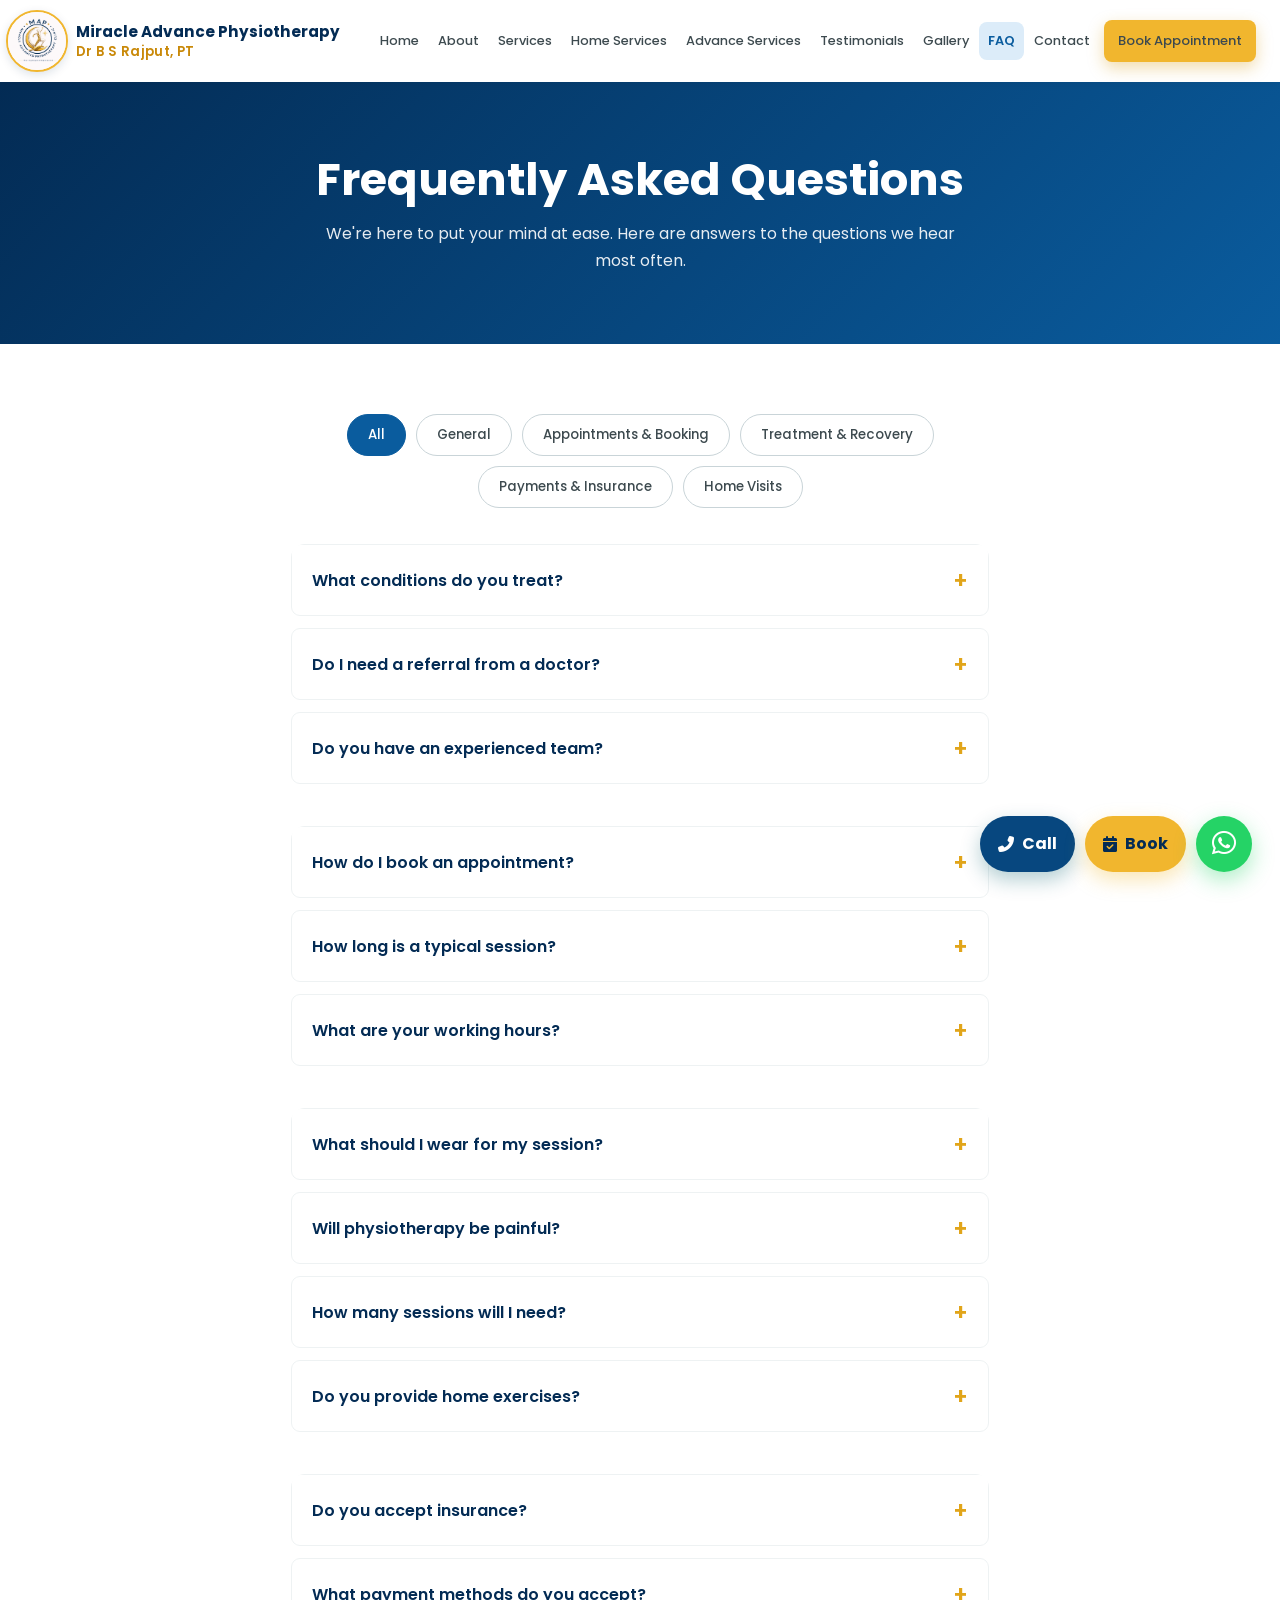
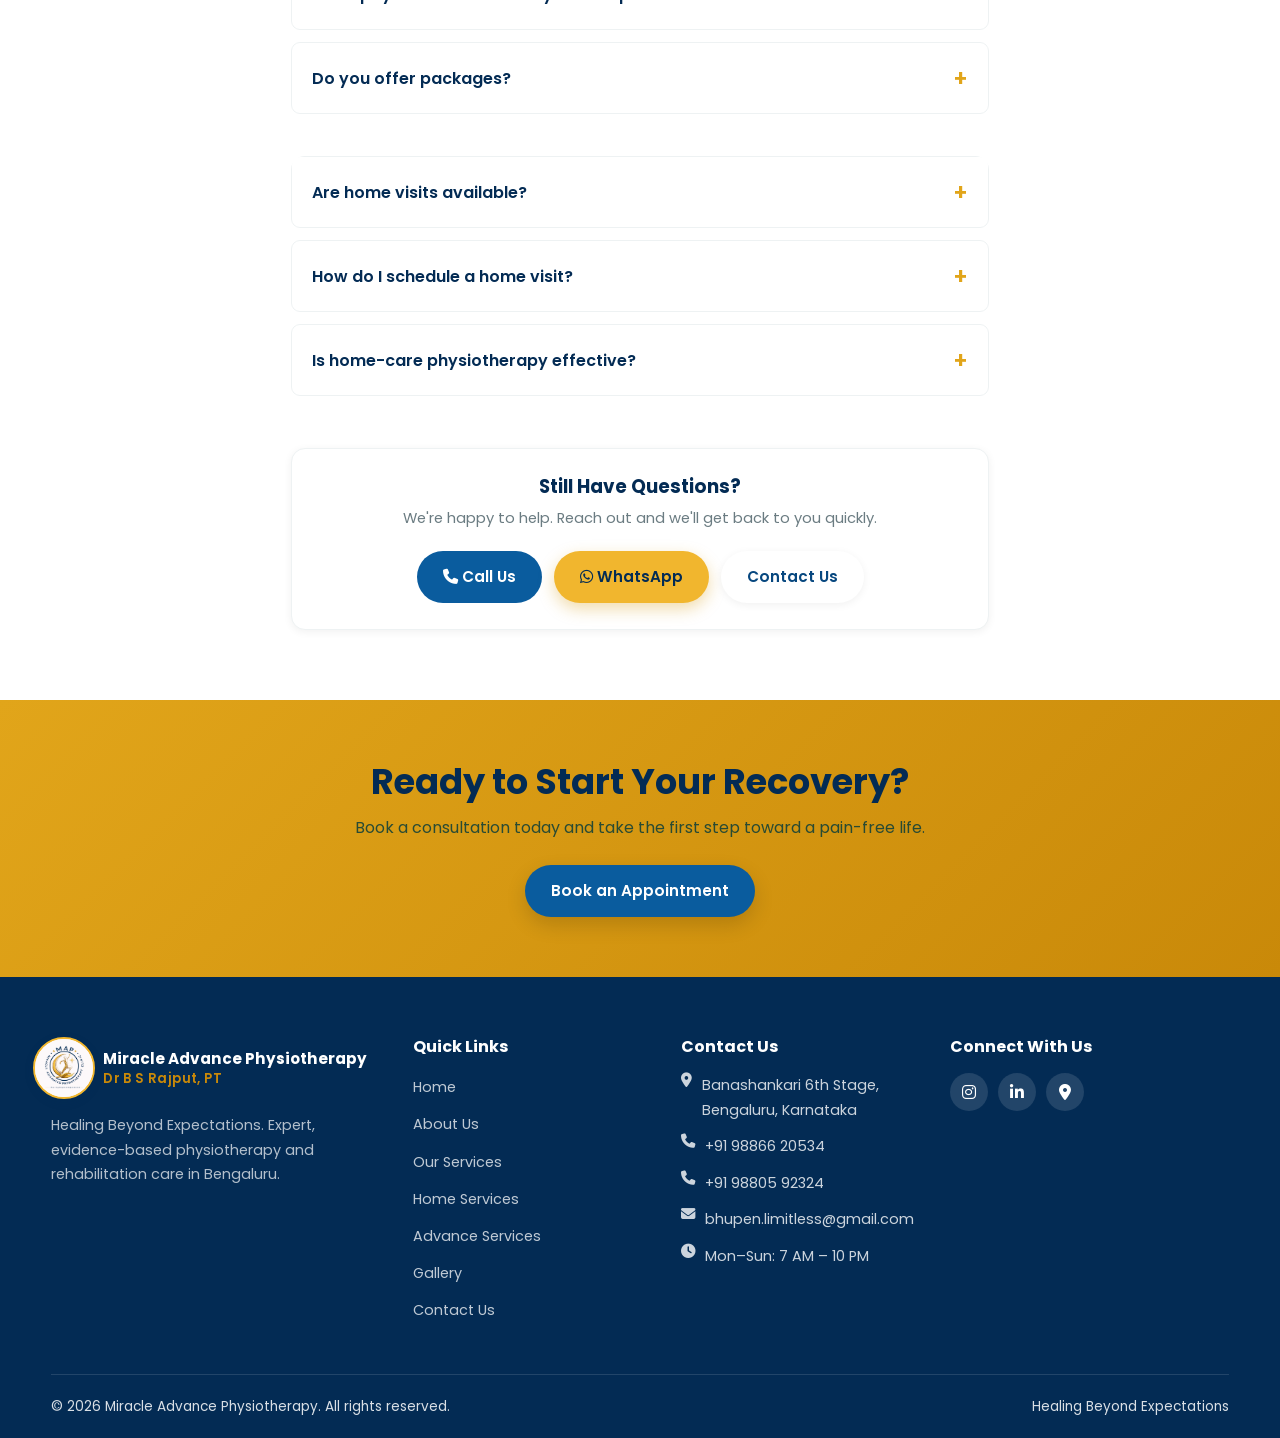
<file: faq.html>
<!DOCTYPE html>
<html lang="en">
<head>
  <meta charset="UTF-8">
  <meta name="viewport" content="width=device-width, initial-scale=1.0">
  <title>FAQ | Miracle Advanced Physiotherapy Clinic</title>
  <meta name="description" content="Frequently asked questions about physiotherapy, appointments, treatment, payments, and home visits at Miracle Advanced Physiotherapy Clinic.">
  <link rel="preconnect" href="https://fonts.googleapis.com">
  <link href="https://fonts.googleapis.com/css2?family=Poppins:wght@300;400;500;600;700&display=swap" rel="stylesheet">
  <link rel="stylesheet" href="https://cdnjs.cloudflare.com/ajax/libs/font-awesome/6.5.1/css/all.min.css">
  <link rel="stylesheet" href="style.css">
  <link rel="icon" type="image/png" href="images/map-logo.png">
<link rel="apple-touch-icon" href="images/map-logo.png">
</head>
<body>

  <!-- NAVBAR -->
  <nav class="navbar">
    <div class="container">
           <a href="about.html" class="logo" aria-label="Miracle Advance Physiotherapy home">
  <span class="logo--round">
    <img src="images/map-logo.png" alt="Miracle Advance Physiotherapy logo">
  </span>
  <span class="logo-text">
    <strong>Miracle Advance Physiotherapy</strong>
    <span>Dr B S Rajput, PT</span>
  </span>
</a>
      <button class="hamburger" aria-label="Menu">&#9776;</button>
      <div class="nav-links">
        <a href="index.html">Home</a>
        <a href="about.html">About</a>
        <a href="services.html">Services</a>
        <a href="home-services.html">Home Services</a>
        <a href="Advance Services.html">Advance Services</a>
        <a href="testimonials.html">Testimonials</a>
        <a href="gallery.html">Gallery</a>
        <a href="faq.html">FAQ</a>
        <a href="contact.html">Contact</a>
        <a href="appointment.html" class="btn btn-primary nav-cta">Book Appointment</a>
      </div>
    </div>
  </nav>


  <!-- BANNER -->
  <section class="page-banner">
    <div class="container">
      <h1>Frequently Asked Questions</h1>
      <p>We're here to put your mind at ease. Here are answers to the questions we hear most often.</p>
    </div>
  </section>

  <!-- FAQ -->
  <section class="section">
    <div class="container" style="max-width:800px;">
      <div class="tabs">
        <button class="tab-btn active" data-cat="all">All</button>
        <button class="tab-btn" data-cat="general">General</button>
        <button class="tab-btn" data-cat="appointments">Appointments &amp; Booking</button>
        <button class="tab-btn" data-cat="treatment">Treatment &amp; Recovery</button>
        <button class="tab-btn" data-cat="payments">Payments &amp; Insurance</button>
        <button class="tab-btn" data-cat="home">Home Visits</button>
      </div>

      <!-- GENERAL -->
      <div class="faq-category" data-cat="general">
        <div class="accordion">
          <div class="accordion-item">
            <button class="accordion-head">What conditions do you treat? <span class="icon">+</span></button>
            <div class="accordion-body"><div class="accordion-body-inner">
              We treat back pain, neck pain, sports injuries, joint pain, arthritis, post-surgical rehabilitation, neurological conditions, musculoskeletal disorders, posture problems, and more.
            </div></div>
          </div>
          <div class="accordion-item">
            <button class="accordion-head">Do I need a referral from a doctor? <span class="icon">+</span></button>
            <div class="accordion-body"><div class="accordion-body-inner">
              No referral is needed. You can book an appointment directly with us. However, if you have a referral, we're happy to work with your doctor's plan.
            </div></div>
          </div>
          <div class="accordion-item">
            <button class="accordion-head">Do you have an experienced team? <span class="icon">+</span></button>
            <div class="accordion-body"><div class="accordion-body-inner">
              Yes. Our team has 16+ years of combined clinical experience and is led by qualified physiotherapists specializing in orthopaedic, sports, neurological, and geriatric care.
            </div></div>
          </div>
        </div>
      </div>

      <!-- APPOINTMENTS -->
      <div class="faq-category" data-cat="appointments">
        <div class="accordion">
          <div class="accordion-item">
            <button class="accordion-head">How do I book an appointment? <span class="icon">+</span></button>
            <div class="accordion-body"><div class="accordion-body-inner">
              You can book online through our appointment page, call us directly, or message us on WhatsApp. We offer flexible scheduling.
            </div></div>
          </div>
          <div class="accordion-item">
            <button class="accordion-head">How long is a typical session? <span class="icon">+</span></button>
            <div class="accordion-body"><div class="accordion-body-inner">
              A typical physiotherapy session lasts around 30–45 minutes, depending on your condition and treatment plan.
            </div></div>
          </div>
          <div class="accordion-item">
            <button class="accordion-head">What are your working hours? <span class="icon">+</span></button>
            <div class="accordion-body"><div class="accordion-body-inner">
              We are open every day from 7:00 AM to 10:00 PM, including weekends, for your convenience.
            </div></div>
          </div>
        </div>
      </div>

      <!-- TREATMENT -->
      <div class="faq-category" data-cat="treatment">
        <div class="accordion">
          <div class="accordion-item">
            <button class="accordion-head">What should I wear for my session? <span class="icon">+</span></button>
            <div class="accordion-body"><div class="accordion-body-inner">
              Wear loose, comfortable clothing that allows easy movement of the area being treated. Sports or casual wear works well.
            </div></div>
          </div>
          <div class="accordion-item">
            <button class="accordion-head">Will physiotherapy be painful? <span class="icon">+</span></button>
            <div class="accordion-body"><div class="accordion-body-inner">
              Good physiotherapy should not be painful. You may feel mild discomfort or muscle soreness, but we always work within your comfort level and adjust as needed.
            </div></div>
          </div>
          <div class="accordion-item">
            <button class="accordion-head">How many sessions will I need? <span class="icon">+</span></button>
            <div class="accordion-body"><div class="accordion-body-inner">
              This depends on your condition and goals. After your initial assessment, your therapist will recommend a personalized plan and estimated number of sessions.
            </div></div>
          </div>
          <div class="accordion-item">
            <button class="accordion-head">Do you provide home exercises? <span class="icon">+</span></button>
            <div class="accordion-body"><div class="accordion-body-inner">
              Yes. We provide guided home exercises to speed up your recovery and help prevent future problems.
            </div></div>
          </div>
        </div>
      </div>

      <!-- PAYMENTS -->
      <div class="faq-category" data-cat="payments">
        <div class="accordion">
          <div class="accordion-item">
            <button class="accordion-head">Do you accept insurance? <span class="icon">+</span></button>
            <div class="accordion-body"><div class="accordion-body-inner">
              Yes, we accept most health insurance plans and provide the necessary documentation for claims. Please contact us to confirm your coverage.
            </div></div>
          </div>
          <div class="accordion-item">
            <button class="accordion-head">What payment methods do you accept? <span class="icon">+</span></button>
            <div class="accordion-body"><div class="accordion-body-inner">
              We accept cash, UPI, and all major credit/debit cards. We also offer affordable package options.
            </div></div>
          </div>
          <div class="accordion-item">
            <button class="accordion-head">Do you offer packages? <span class="icon">+</span></button>
            <div class="accordion-body"><div class="accordion-body-inner">
              Yes, we offer discounted packages for multiple sessions to make ongoing care more affordable.
            </div></div>
          </div>
        </div>
      </div>

      <!-- HOME VISITS -->
      <div class="faq-category" data-cat="home">
        <div class="accordion">
          <div class="accordion-item">
            <button class="accordion-head">Are home visits available? <span class="icon">+</span></button>
            <div class="accordion-body"><div class="accordion-body-inner">
              Yes, we offer home-care physiotherapy for seniors, post-surgical patients, and anyone with limited mobility.
            </div></div>
          </div>
          <div class="accordion-item">
            <button class="accordion-head">How do I schedule a home visit? <span class="icon">+</span></button>
            <div class="accordion-body"><div class="accordion-body-inner">
              Simply contact us via phone, WhatsApp, or the contact form, and we'll arrange a convenient time for a home visit.
            </div></div>
          </div>
          <div class="accordion-item">
            <button class="accordion-head">Is home-care physiotherapy effective? <span class="icon">+</span></button>
            <div class="accordion-body"><div class="accordion-body-inner">
              Absolutely. Home visits are highly effective for patients who need personalized care in a comfortable, familiar environment.
            </div></div>
          </div>
        </div>
      </div>

      <!-- STILL HAVE QUESTIONS -->
      <div class="card" style="text-align:center; margin-top:40px;">
        <h3>Still Have Questions?</h3>
        <p style="margin-bottom:20px;">We're happy to help. Reach out and we'll get back to you quickly.</p>
        <div style="display:flex; gap:12px; justify-content:center; flex-wrap:wrap;">
          <a href="tel:+919886620534" class="btn btn-teal"><i class="fas fa-phone"></i> Call Us</a>
          <a href="https://wa.me/919886620534" target="_blank" class="btn btn-primary"><i class="fab fa-whatsapp"></i> WhatsApp</a>
          <a href="contact.html" class="btn btn-light">Contact Us</a>
        </div>
      </div>
    </div>
  </section>

  <!-- CTA -->
  <section class="cta-banner">
    <div class="container">
      <h2>Ready to Start Your Recovery?</h2>
      <p>Book a consultation today and take the first step toward a pain-free life.</p>
      <a href="appointment.html" class="btn btn-teal">Book an Appointment</a>
    </div>
  </section>

  <!-- ================= FOOTER ================= -->
<footer class="footer">
  <div class="container">
    <div class="footer-grid">

      <!-- Clinic -->
      <div>
        <a href="index.html" class="logo" aria-label="Miracle Advance Physiotherapy home">
          <span class="logo--round">
            <img src="images/map-logo.png" alt="Miracle Advance Physiotherapy logo">
          </span>

          <span class="logo-text">
            <strong>Miracle Advance Physiotherapy</strong>
            <span>Dr B S Rajput, PT</span>
          </span>
        </a>

        <p>
          Healing Beyond Expectations. Expert, evidence-based physiotherapy
          and rehabilitation care in Bengaluru.
        </p>
      </div>

      <!-- Quick links -->
      <div>
        <h4>Quick Links</h4>
        <ul>
          <li><a href="index.html">Home</a></li>
          <li><a href="about.html">About Us</a></li>
          <li><a href="services.html">Our Services</a></li>
          <li><a href="home-services.html">Home Services</a></li>
          <li><a href="Advance Services.html">Advance Services</a></li>
          <li><a href="gallery.html">Gallery</a></li>
          <li><a href="contact.html">Contact Us</a></li>
        </ul>
      </div>

      <!-- Contact -->
      <div>
        <h4>Contact Us</h4>

        <a class="contact-item"
           href="https://maps.app.goo.gl/wxnJb56tzdFBGASf8?g_st=aw"
           target="_blank"
           rel="noopener noreferrer">
          <i class="fas fa-map-marker-alt"></i>
          <span>Banashankari 6th Stage, Bengaluru, Karnataka</span>
        </a>

        <a class="contact-item" href="tel:+919886620534">
          <i class="fas fa-phone"></i>
          <span>+91 98866 20534</span>
        </a>


        <a class="contact-item" href="tel:+919880592324">
  <i class="fas fa-phone"></i>
  <span>+91 98805 92324</span>
</a>
        <a class="contact-item" href="mailto:bhupen.limitless@gmail.com">
          <i class="fas fa-envelope"></i>
          <span>bhupen.limitless@gmail.com</span>
        </a>

        <div class="contact-item">
          <i class="fas fa-clock"></i>
          <span>Mon–Sun: 7 AM – 10 PM</span>
        </div>
      </div>

      <!-- Social links -->
      <div>
        <h4>Connect With Us</h4>

        <div class="socials">
          <a href="https://www.instagram.com/map.physio?igsh=MW1ydm9ucXJyeXQ5Ng%3D%3D&utm_source=qr"
             target="_blank"
             rel="noopener noreferrer"
             aria-label="Follow us on Instagram">
            <i class="fab fa-instagram"></i>
          </a>

          <a href="https://www.linkedin.com/in/bhupendra-singh-b6324a1b3?utm_source=share_via&utm_content=profile&utm_medium=member_android"
             target="_blank"
             rel="noopener noreferrer"
             aria-label="Connect with us on LinkedIn">
            <i class="fab fa-linkedin-in"></i>
          </a>

          <a href="https://maps.app.goo.gl/wxnJb56tzdFBGASf8?g_st=aw"
             target="_blank"
             rel="noopener noreferrer"
             aria-label="Open clinic location in Google Maps">
            <i class="fas fa-map-marker-alt"></i>
          </a>
        </div>
      </div>

    </div>

    <div class="footer-bottom">
      <span>&copy; <span id="year"></span> Miracle Advance Physiotherapy. All rights reserved.</span>
      <span>Healing Beyond Expectations</span>
    </div>
  </div>
</footer>

 <!-- ================= FLOATING ACTIONS ================= -->
<div class="floating-actions">

  <!-- Direct phone call -->
  <a href="tel:+919886620534"
     class="floating-call"
     aria-label="Call Miracle Advance Physiotherapy">
    <i class="fas fa-phone-alt"></i>
    <span>Call</span>
  </a>

  <!-- Appointment page -->
  <a href="appointment.html"
     class="floating-book"
     aria-label="Book an appointment">
    <i class="fas fa-calendar-check"></i>
    <span>Book</span>
  </a>

  <!-- Direct WhatsApp chat -->
  <a href="https://wa.me/919886620534?text=Hello%20Miracle%20Advance%20Physiotherapy%2C%20I%20would%20like%20to%20book%20an%20appointment."
     target="_blank"
     rel="noopener noreferrer"
     class="floating-whatsapp"
     aria-label="Chat with us on WhatsApp">
    <i class="fab fa-whatsapp"></i>
  </a>

</div>

  <script src="script.js"></script>
</body>
</html>
</file>
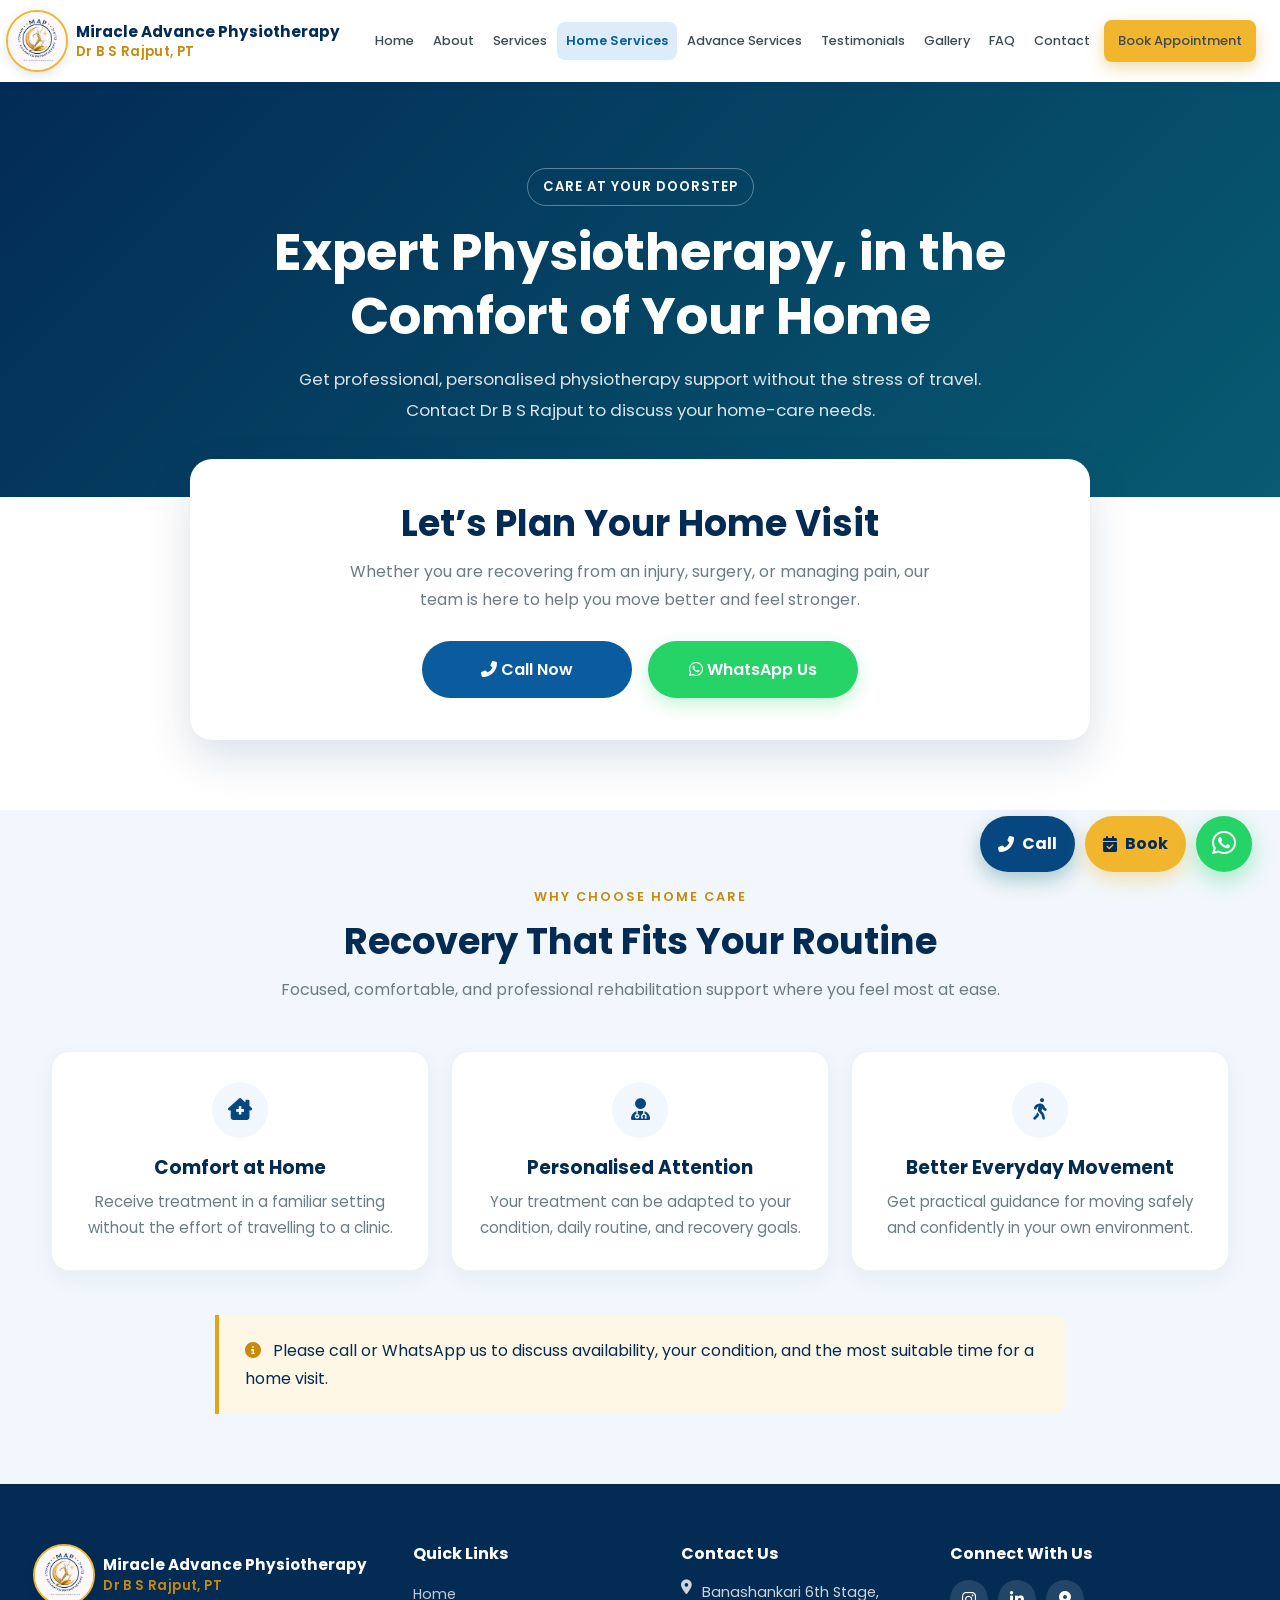
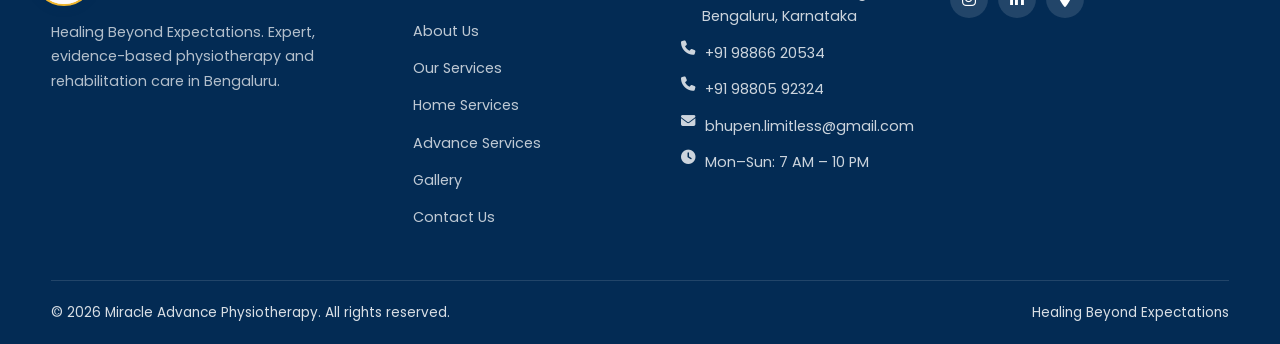
<file: home-services.html>
<!DOCTYPE html>
<html lang="en">
<head>
  <meta charset="UTF-8">
  <meta name="viewport" content="width=device-width, initial-scale=1.0">
  <title>Home Physiotherapy | Miracle Advance Physiotherapy</title>
  <meta name="description" content="Professional physiotherapy care in the comfort of your home. Call or WhatsApp Miracle Advance Physiotherapy to book a visit.">

  <link rel="preconnect" href="https://fonts.googleapis.com">
  <link href="https://fonts.googleapis.com/css2?family=Poppins:wght@300;400;500;600;700&display=swap" rel="stylesheet">
  <link rel="stylesheet" href="https://cdnjs.cloudflare.com/ajax/libs/font-awesome/6.5.1/css/all.min.css">
  <link rel="stylesheet" href="style.css">

  <style>
    .home-hero {
      background: linear-gradient(135deg, #032b54 0%, #075b72 100%);
      color: #ffffff;
      padding: 86px 0 72px;
      text-align: center;
    }

    .home-hero .eyebrow {
      display: inline-block;
      margin-bottom: 14px;
      padding: 7px 15px;
      border: 1px solid rgba(255, 255, 255, .35);
      border-radius: 999px;
      font-size: .82rem;
      font-weight: 600;
      letter-spacing: 1px;
      text-transform: uppercase;
    }

    .home-hero h1 {
      max-width: 820px;
      margin: 0 auto 16px;
      color: #ffffff;
      font-size: clamp(2rem, 4vw, 3.4rem);
    }

    .home-hero p {
      max-width: 700px;
      margin: 0 auto;
      color: rgba(255, 255, 255, .86);
      font-size: 1.05rem;
      line-height: 1.8;
    }

    .home-contact-card {
      max-width: 900px;
      margin: -38px auto 0;
      padding: 42px;
      border-radius: 22px;
      background: #ffffff;
      box-shadow: 0 18px 45px rgba(3, 43, 84, .14);
      text-align: center;
      position: relative;
      z-index: 2;
    }

    .home-contact-card h2 {
      margin-bottom: 12px;
      font-size: clamp(1.55rem, 3vw, 2.25rem);
    }

    .home-contact-card > p {
      max-width: 610px;
      margin: 0 auto 27px;
      color: var(--neutral-500);
      line-height: 1.75;
    }

    .home-contact-actions {
      display: flex;
      justify-content: center;
      gap: 16px;
      flex-wrap: wrap;
    }

    .home-contact-actions .btn {
      min-width: 210px;
      padding: 15px 22px;
      font-size: 1rem;
    }

    .btn-whatsapp {
      background: #25d366;
      color: #ffffff;
      box-shadow: 0 7px 18px rgba(37, 211, 102, .25);
    }

    .btn-whatsapp:hover {
      background: #1da851;
      color: #ffffff;
      transform: translateY(-2px);
    }

    .home-benefits {
      padding-top: 72px;
    }

    .home-benefits-grid {
      display: grid;
      grid-template-columns: repeat(3, 1fr);
      gap: 22px;
    }

    .home-benefit {
      padding: 30px 24px;
      border: 1px solid var(--neutral-100);
      border-radius: 18px;
      background: #ffffff;
      text-align: center;
      box-shadow: 0 8px 22px rgba(3, 43, 84, .05);
    }

    .home-benefit i {
      width: 56px;
      height: 56px;
      display: grid;
      place-items: center;
      margin: 0 auto 18px;
      border-radius: 50%;
      background: var(--teal-50);
      color: var(--teal-700);
      font-size: 1.35rem;
    }

    .home-benefit h3 {
      margin-bottom: 10px;
    }

    .home-benefit p {
      color: var(--neutral-500);
      font-size: .94rem;
      line-height: 1.7;
    }

    .home-note {
      max-width: 850px;
      margin: 44px auto 0;
      padding: 22px 26px;
      border-left: 4px solid var(--amber-500);
      border-radius: 0 12px 12px 0;
      background: var(--amber-50);
      color: var(--teal-900);
      line-height: 1.7;
    }

    .home-note i {
      margin-right: 8px;
      color: var(--amber-600);
    }

    @media (max-width: 768px) {
      .home-hero {
        padding: 66px 0 82px;
      }

      .home-contact-card {
        margin: -42px 20px 0;
        padding: 32px 22px;
      }

      .home-contact-actions .btn {
        width: 100%;
      }

      .home-benefits-grid {
        grid-template-columns: 1fr;
      }
    }
  </style>

  <link rel="icon" type="image/png" href="images/map-logo.png">
<link rel="apple-touch-icon" href="images/map-logo.png">
</head>

<body>

 <!-- NAVBAR -->
  <nav class="navbar">
    <div class="container">
           <a href="doctors.html" class="logo" aria-label="Miracle Advance Physiotherapy home">
  <span class="logo--round">
    <img src="images/map-logo.png" alt="Miracle Advance Physiotherapy logo">
  </span>
  <span class="logo-text">
    <strong>Miracle Advance Physiotherapy</strong>
    <span>Dr B S Rajput, PT</span>
  </span>
</a>
      <button class="hamburger" aria-label="Menu">&#9776;</button>
      <div class="nav-links">
        <a href="index.html">Home</a>
        <a href="about.html">About</a>
        <a href="services.html">Services</a>
        <a href="home-services.html">Home Services</a>
        <a href="Advance Services.html">Advance Services</a>
        <a href="testimonials.html">Testimonials</a>
        <a href="gallery.html">Gallery</a>
        <a href="faq.html">FAQ</a>
        <a href="contact.html">Contact</a>
        <a href="appointment.html" class="btn btn-primary nav-cta">Book Appointment</a>
      </div>
    </div>
  </nav>

  <!-- HERO -->
  <section class="home-hero">
    <div class="container">
      <span class="eyebrow">Care at your doorstep</span>
      <h1>Expert Physiotherapy, in the Comfort of Your Home</h1>
      <p>
        Get professional, personalised physiotherapy support without the stress of travel.
        Contact Dr B S Rajput to discuss your home-care needs.
      </p>
    </div>
  </section>

  <!-- TWO CONTACT OPTIONS -->
  <main>
    <section class="section" style="padding-top:0;">
      <div class="container">
        <div class="home-contact-card">
          <h2>Let’s Plan Your Home Visit</h2>
          <p>
            Whether you are recovering from an injury, surgery, or managing pain,
            our team is here to help you move better and feel stronger.
          </p>

          <div class="home-contact-actions">
            <a href="tel:+919886620534" class="btn btn-teal">
              <i class="fas fa-phone-alt"></i> Call Now
            </a>

            <a href="https://wa.me/919886620534" target="_blank" rel="noopener" class="btn btn-whatsapp">
              <i class="fab fa-whatsapp"></i> WhatsApp Us
            </a>
          </div>
        </div>
      </div>
    </section>

    <!-- INFORMATION ONLY: NO EXTRA ACTION BUTTONS -->
    <section class="section home-benefits section-alt">
      <div class="container">
        <div class="section-head">
          <span class="eyebrow">Why choose home care</span>
          <h2>Recovery That Fits Your Routine</h2>
          <p>Focused, comfortable, and professional rehabilitation support where you feel most at ease.</p>
        </div>

        <div class="home-benefits-grid">
          <article class="home-benefit">
            <i class="fas fa-house-chimney-medical"></i>
            <h3>Comfort at Home</h3>
            <p>Receive treatment in a familiar setting without the effort of travelling to a clinic.</p>
          </article>

          <article class="home-benefit">
            <i class="fas fa-user-doctor"></i>
            <h3>Personalised Attention</h3>
            <p>Your treatment can be adapted to your condition, daily routine, and recovery goals.</p>
          </article>

          <article class="home-benefit">
            <i class="fas fa-person-walking"></i>
            <h3>Better Everyday Movement</h3>
            <p>Get practical guidance for moving safely and confidently in your own environment.</p>
          </article>
        </div>

        <div class="home-note">
          <i class="fas fa-circle-info"></i>
          Please call or WhatsApp us to discuss availability, your condition, and the most suitable time for a home visit.
        </div>
      </div>
    </section>
  </main>

 <!-- ================= FOOTER ================= -->
<footer class="footer">
  <div class="container">
    <div class="footer-grid">

      <!-- Clinic -->
      <div>
        <a href="index.html" class="logo" aria-label="Miracle Advance Physiotherapy home">
          <span class="logo--round">
            <img src="images/map-logo.png" alt="Miracle Advance Physiotherapy logo">
          </span>

          <span class="logo-text">
            <strong>Miracle Advance Physiotherapy</strong>
            <span>Dr B S Rajput, PT</span>
          </span>
        </a>

        <p>
          Healing Beyond Expectations. Expert, evidence-based physiotherapy
          and rehabilitation care in Bengaluru.
        </p>
      </div>

      <!-- Quick links -->
      <div>
        <h4>Quick Links</h4>
        <ul>
          <li><a href="index.html">Home</a></li>
          <li><a href="about.html">About Us</a></li>
          <li><a href="services.html">Our Services</a></li>
          <li><a href="home-services.html">Home Services</a></li>
          <li><a href="Advance Services.html">Advance Services</a></li>
          <li><a href="gallery.html">Gallery</a></li>
          <li><a href="contact.html">Contact Us</a></li>
        </ul>
      </div>

      <!-- Contact -->
      <div>
        <h4>Contact Us</h4>

        <a class="contact-item"
           href="https://maps.app.goo.gl/wxnJb56tzdFBGASf8?g_st=aw"
           target="_blank"
           rel="noopener noreferrer">
          <i class="fas fa-map-marker-alt"></i>
          <span>Banashankari 6th Stage, Bengaluru, Karnataka</span>
        </a>

        <a class="contact-item" href="tel:+919886620534">
          <i class="fas fa-phone"></i>
          <span>+91 98866 20534</span>
        </a>
        <a class="contact-item" href="tel:+919880592324">
  <i class="fas fa-phone"></i>
  <span>+91 98805 92324</span>
</a>

        <a class="contact-item" href="mailto:bhupen.limitless@gmail.com">
          <i class="fas fa-envelope"></i>
          <span>bhupen.limitless@gmail.com</span>
        </a>

        <div class="contact-item">
          <i class="fas fa-clock"></i>
          <span>Mon–Sun: 7 AM – 10 PM</span>
        </div>
      </div>

      <!-- Social links -->
      <div>
        <h4>Connect With Us</h4>

        <div class="socials">
          <a href="https://www.instagram.com/map.physio?igsh=MW1ydm9ucXJyeXQ5Ng%3D%3D&utm_source=qr"
             target="_blank"
             rel="noopener noreferrer"
             aria-label="Follow us on Instagram">
            <i class="fab fa-instagram"></i>
          </a>

          <a href="https://www.linkedin.com/in/bhupendra-singh-b6324a1b3?utm_source=share_via&utm_content=profile&utm_medium=member_android"
             target="_blank"
             rel="noopener noreferrer"
             aria-label="Connect with us on LinkedIn">
            <i class="fab fa-linkedin-in"></i>
          </a>

          <a href="https://maps.app.goo.gl/wxnJb56tzdFBGASf8?g_st=aw"
             target="_blank"
             rel="noopener noreferrer"
             aria-label="Open clinic location in Google Maps">
            <i class="fas fa-map-marker-alt"></i>
          </a>
        </div>
      </div>

    </div>

    <div class="footer-bottom">
      <span>&copy; <span id="year"></span> Miracle Advance Physiotherapy. All rights reserved.</span>
      <span>Healing Beyond Expectations</span>
    </div>
  </div>
</footer>

<!-- ================= FLOATING ACTIONS ================= -->
<div class="floating-actions">

  <!-- Direct phone call -->
  <a href="tel:+919886620534"
     class="floating-call"
     aria-label="Call Miracle Advance Physiotherapy">
    <i class="fas fa-phone-alt"></i>
    <span>Call</span>
  </a>

  <!-- Appointment page -->
  <a href="appointment.html"
     class="floating-book"
     aria-label="Book an appointment">
    <i class="fas fa-calendar-check"></i>
    <span>Book</span>
  </a>

  <!-- Direct WhatsApp chat -->
  <a href="https://wa.me/919886620534?text=Hello%20Miracle%20Advance%20Physiotherapy%2C%20I%20would%20like%20to%20book%20an%20appointment."
     target="_blank"
     rel="noopener noreferrer"
     class="floating-whatsapp"
     aria-label="Chat with us on WhatsApp">
    <i class="fab fa-whatsapp"></i>
  </a>

</div>

  <script src="script.js"></script>
</body>
</html>
</file>
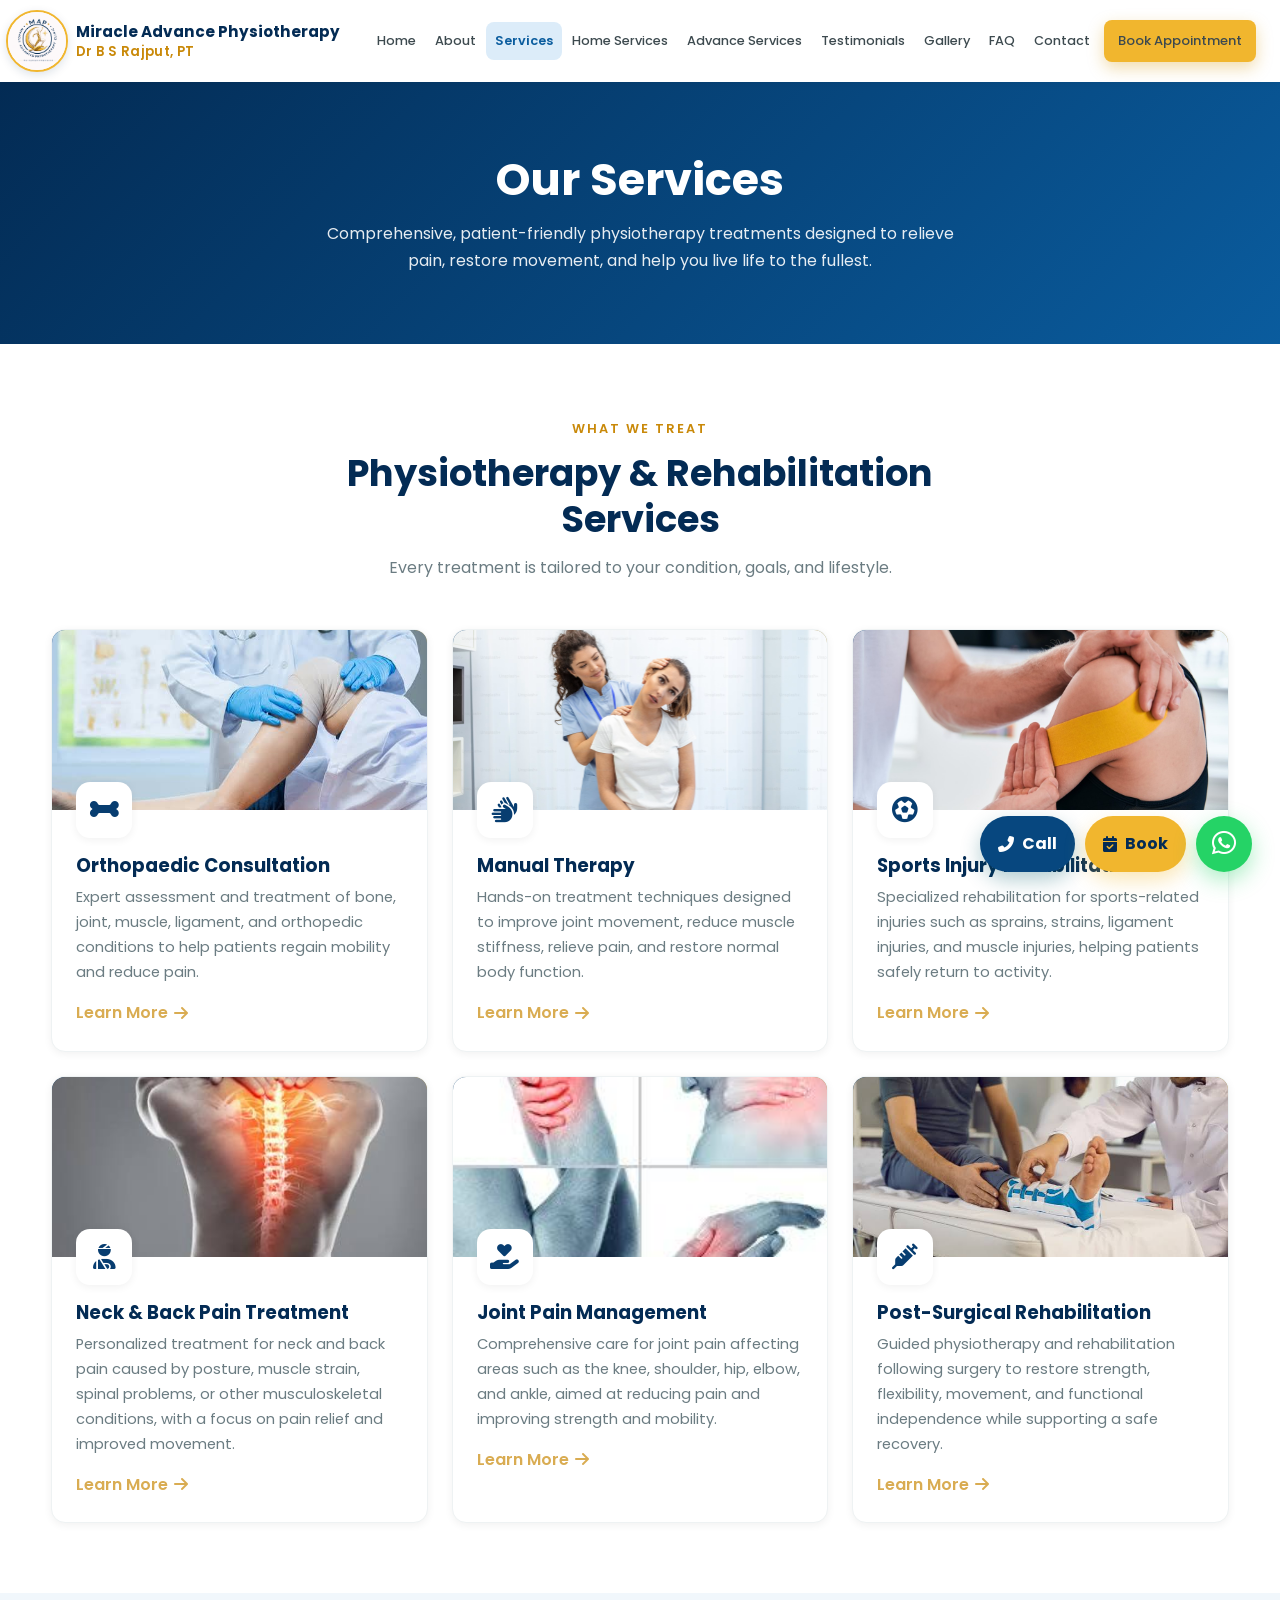
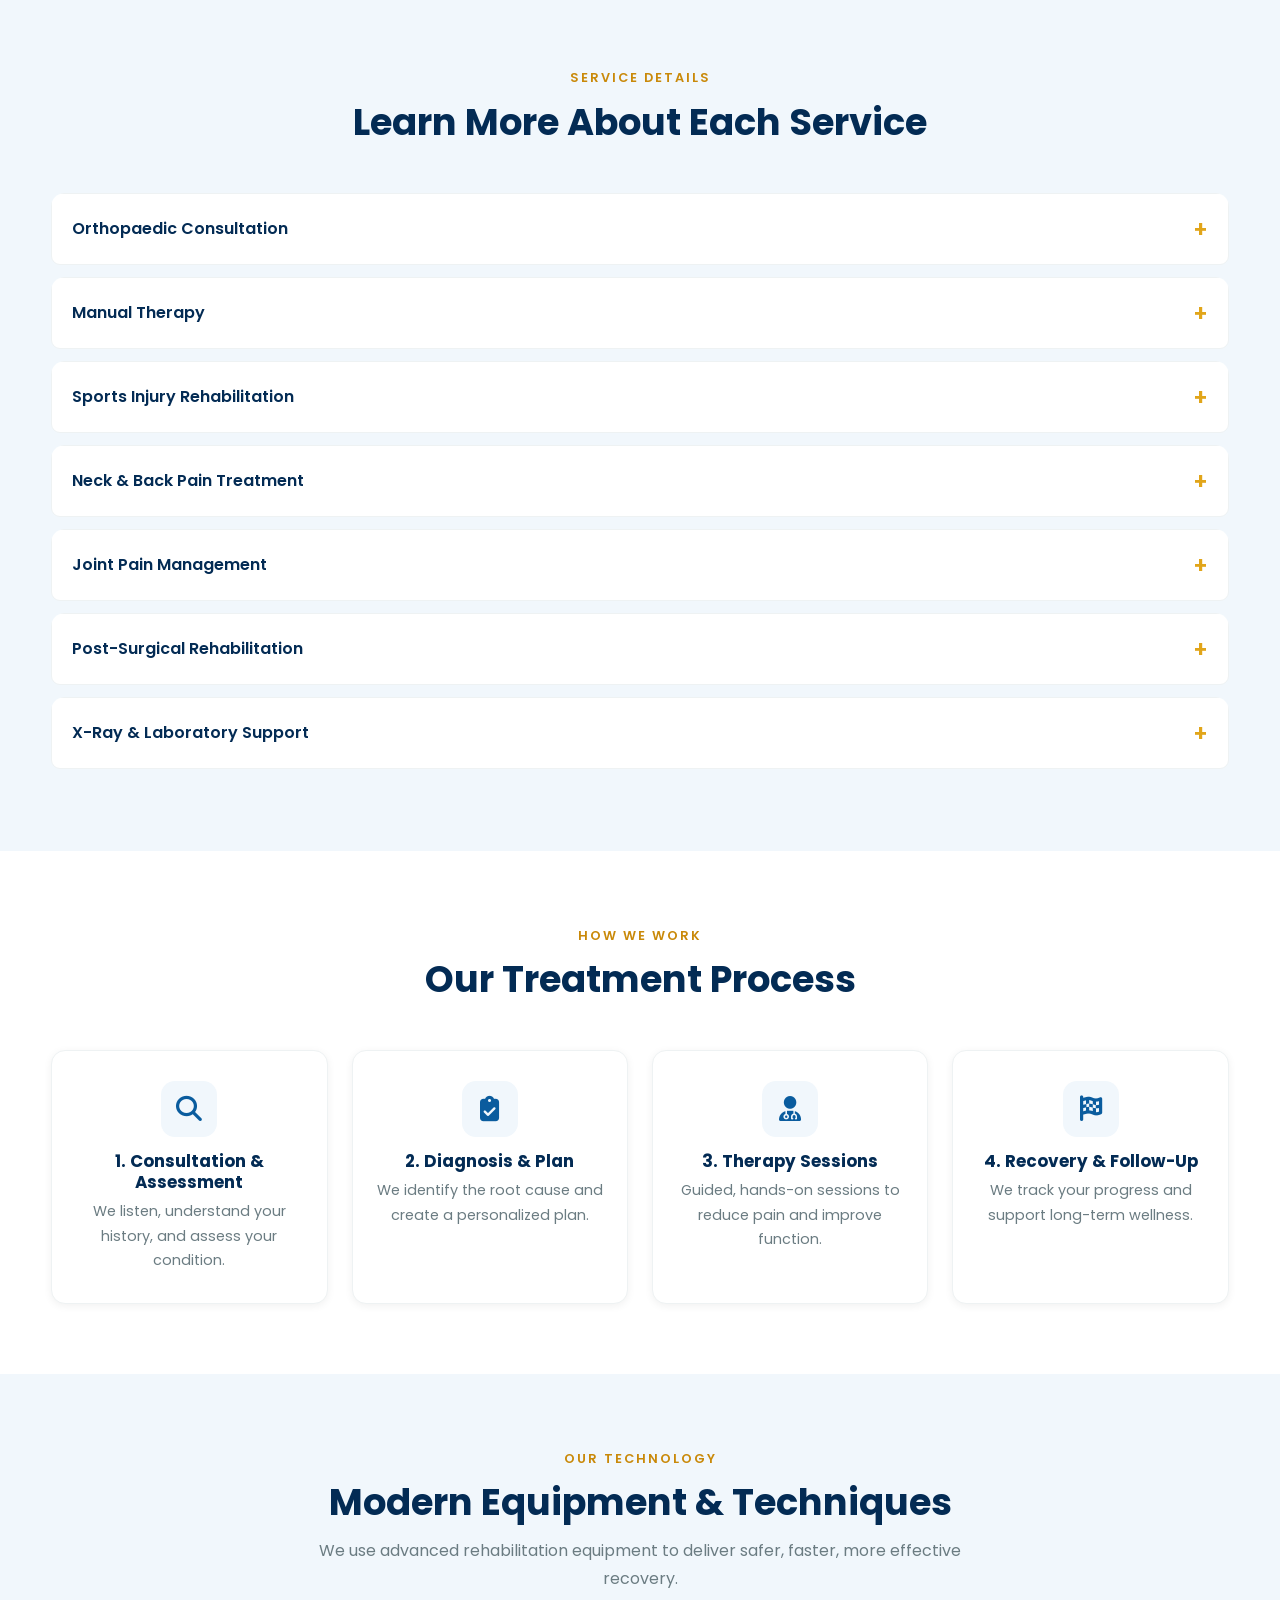
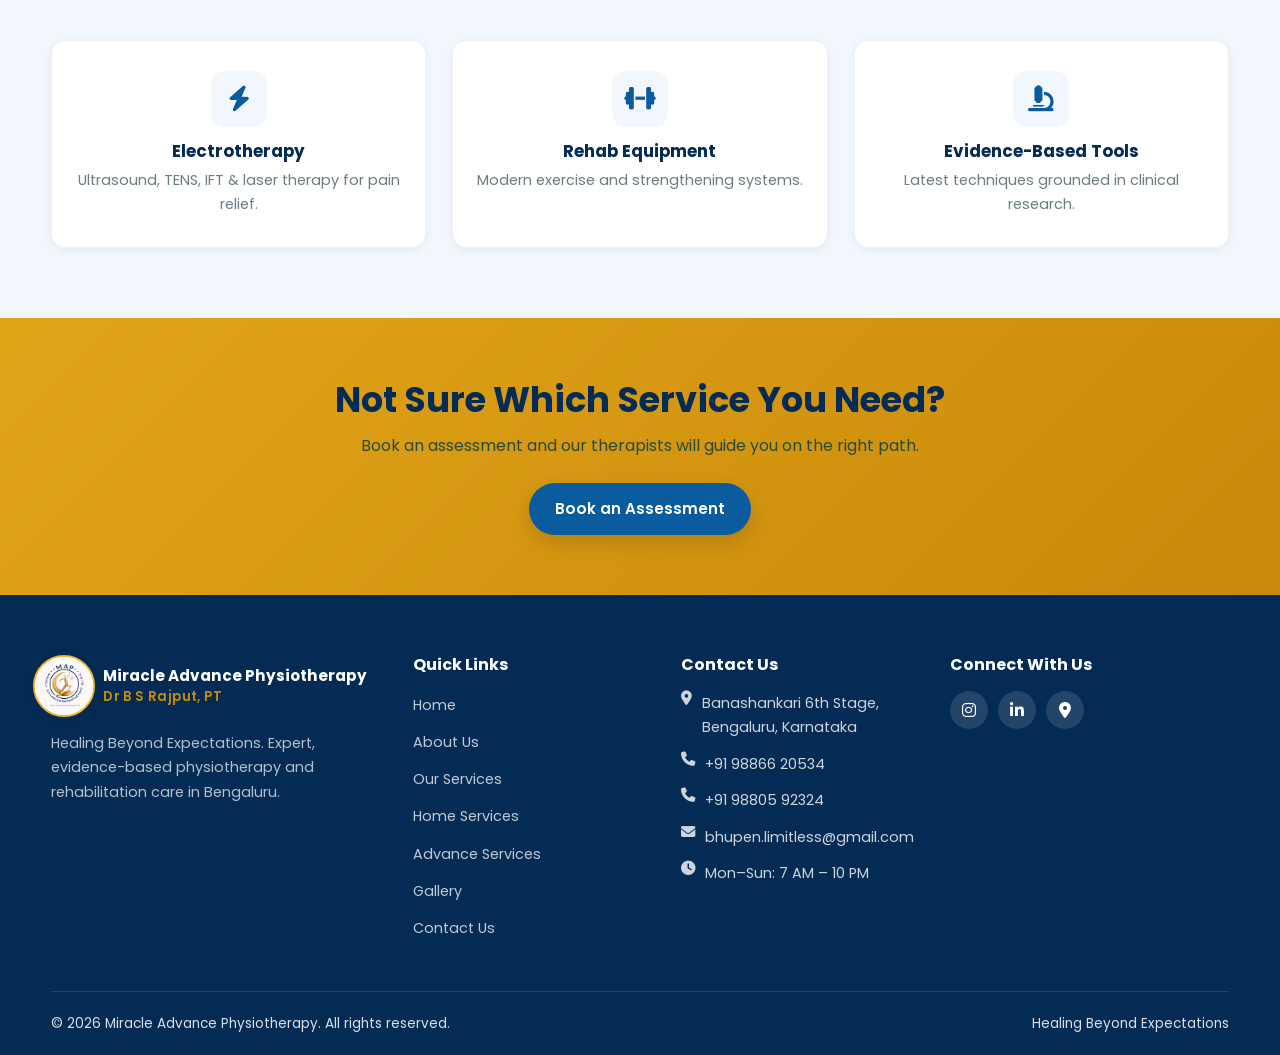
<file: services.html>
<!DOCTYPE html>
<html lang="en">
<head>
  <meta charset="UTF-8">
  <meta name="viewport" content="width=device-width, initial-scale=1.0">
  <title>Our Services | Miracle Advanced Physiotherapy Clinic</title>
  <meta name="description" content="Physiotherapy services in Bengaluru — musculoskeletal, sports injury, post-surgical, neurological rehab, back & neck pain, joint pain, and more.">
  <link rel="preconnect" href="https://fonts.googleapis.com">
  <link href="https://fonts.googleapis.com/css2?family=Poppins:wght@300;400;500;600;700&display=swap" rel="stylesheet">
  <link rel="stylesheet" href="https://cdnjs.cloudflare.com/ajax/libs/font-awesome/6.5.1/css/all.min.css">
  <link rel="stylesheet" href="style.css">
  <link rel="icon" type="image/png" href="images/map-logo.png">
<link rel="apple-touch-icon" href="images/map-logo.png">
</head>
<body>

  <!-- NAVBAR -->
  <nav class="navbar">
    <div class="container">
           <a href="services.html" class="logo" aria-label="Miracle Advance Physiotherapy home">
  <span class="logo--round">
    <img src="images/map-logo.png" alt="Miracle Advance Physiotherapy logo">
  </span>
  <span class="logo-text">
    <strong>Miracle Advance Physiotherapy</strong>
    <span>Dr B S Rajput, PT</span>
  </span>
</a>
      <button class="hamburger" aria-label="Menu">&#9776;</button>
      <div class="nav-links">
        <a href="index.html">Home</a>
        <a href="about.html">About</a>
        <a href="services.html">Services</a>
        <a href="home-services.html">Home Services</a>
        <a href="Advance Services.html">Advance Services</a>
        <a href="testimonials.html">Testimonials</a>
        <a href="gallery.html">Gallery</a>
        <a href="faq.html">FAQ</a>
        <a href="contact.html">Contact</a>
        <a href="appointment.html" class="btn btn-primary nav-cta">Book Appointment</a>
      </div>
    </div>
  </nav>

  <!-- BANNER -->
  <section class="page-banner">
    <div class="container">
      <h1>Our Services</h1>
      <p>Comprehensive, patient-friendly physiotherapy treatments designed to relieve pain, restore movement, and help you live life to the fullest.</p>
    </div>
  </section>

  <!-- SERVICES GRID -->
  <section class="section">
    <div class="container">
      <div class="section-head">
        <span class="eyebrow">What We Treat</span>
        <h2>Physiotherapy &amp; Rehabilitation Services</h2>
        <p>Every treatment is tailored to your condition, goals, and lifestyle.</p>
      </div>
<div class="grid-6">
<div class="card service-card reveal">
          <!-- Add images/services/orthopaedic-consultation.jpg -->
<img class="card-img" src="/phiso website images/orthopaedic_consultation.jpg" alt="Orthopaedic Consultation" onerror="this.style.display='none'; if (this.nextElementSibling) this.nextElementSibling.style.display='block';">
          <img class="card-img img-alt" src="/phiso website images/orthopaedic_consultation.jpg" alt="Orthopaedic Consultation (alternate)">
          <div class="icon"><i class="fas fa-bone"></i></div>
          <h3>Orthopaedic Consultation</h3>
          <p>Expert assessment and treatment of bone, joint, muscle, ligament, and orthopedic conditions to help patients regain mobility and reduce pain.</p>
          <a href="#ortho-consult" class="learn-more">Learn More <i class="fas fa-arrow-right"></i></a>
        </div>
        <div class="card service-card reveal">
          <!-- Add images/services/manual-therapy.jpg -->
          <img class="card-img" src="/phiso website images/manual_thearpy.jpg" alt="Manual Therapy" onerror="this.style.display='none'; if (this.nextElementSibling) this.nextElementSibling.style.display='block';">
          <img class="card-img img-alt" src="/phiso website images/manual_thearpy.jpg" alt="Manual Therapy (alternate)">
          <div class="icon"><i class="fas fa-hands"></i></div>
          <h3>Manual Therapy</h3>
          <p>Hands-on treatment techniques designed to improve joint movement, reduce muscle stiffness, relieve pain, and restore normal body function.</p>
          <a href="#manual" class="learn-more">Learn More <i class="fas fa-arrow-right"></i></a>
        </div>
        <div class="card service-card reveal">
          <!-- Add images/services/sports-injury-rehabilitation.jpg -->
          <img class="card-img" src="/phiso website images/sports_injury_rehab.jpg" alt="Sports Injury Rehabilitation" onerror="this.style.display='none'; if (this.nextElementSibling) this.nextElementSibling.style.display='block';">
          <img class="card-img img-alt" src="images/clinic-photos/rehab-gym-wide.jpeg" alt="Sports Injury Rehabilitation (alternate)">
          <div class="icon"><i class="fas fa-futbol"></i></div>
          <h3>Sports Injury Rehabilitation</h3>
          <p>Specialized rehabilitation for sports-related injuries such as sprains, strains, ligament injuries, and muscle injuries, helping patients safely return to activity.</p>
          <a href="#sports" class="learn-more">Learn More <i class="fas fa-arrow-right"></i></a>
        </div>
        <div class="card service-card reveal">
          <!-- Add images/services/neck-back-pain-treatment.jpg -->
          <img class="card-img" src="/phiso website images/neclk_back.jfif" alt="Neck and Back Pain Treatment" onerror="this.style.display='none'; if (this.nextElementSibling) this.nextElementSibling.style.display='block';">
          <img class="card-img img-alt" src="/phiso website images/neclk_back.jfif" alt="Neck and Back Pain Treatment (alternate)">
          <div class="icon"><i class="fas fa-user-injured"></i></div>
          <h3>Neck &amp; Back Pain Treatment</h3>
          <p>Personalized treatment for neck and back pain caused by posture, muscle strain, spinal problems, or other musculoskeletal conditions, with a focus on pain relief and improved movement.</p>
          <a href="#neck-back" class="learn-more">Learn More <i class="fas fa-arrow-right"></i></a>
        </div>
        <div class="card service-card reveal">
          <!-- Add images/services/joint-pain-management.jpg -->
          <img class="card-img" src="/phiso website images/joint_pain.jpg" alt="Joint Pain Management" onerror="this.style.display='none'; if (this.nextElementSibling) this.nextElementSibling.style.display='block';">
          <img class="card-img img-alt" src="/phiso website images/joint_pain.jpg" alt="Joint Pain Management (alternate)">
          <div class="icon"><i class="fas fa-hand-holding-heart"></i></div>
          <h3>Joint Pain Management</h3>
          <p>Comprehensive care for joint pain affecting areas such as the knee, shoulder, hip, elbow, and ankle, aimed at reducing pain and improving strength and mobility.</p>
          <a href="#joint" class="learn-more">Learn More <i class="fas fa-arrow-right"></i></a>
        </div>
        <div class="card service-card reveal">
          <!-- Add images/services/post-surgical-rehabilitation.jpg -->
          <img class="card-img" src="/phiso website images/post_surgical.jpg" alt="Post-Surgical Rehabilitation" onerror="this.style.display='none'; if (this.nextElementSibling) this.nextElementSibling.style.display='block';">
          <img class="card-img img-alt" src="/phiso website images/post_surgical.jpg" alt="Post-Surgical Rehabilitation (alternate)">
          <div class="icon"><i class="fas fa-syringe"></i></div>
          <h3>Post-Surgical Rehabilitation</h3>
          <p>Guided physiotherapy and rehabilitation following surgery to restore strength, flexibility, movement, and functional independence while supporting a safe recovery.</p>
          <a href="#post-surgical" class="learn-more">Learn More <i class="fas fa-arrow-right"></i></a>
        </div>
        <!-- <div class="card service-card reveal"> -->
          <!-- X-Ray and Laboratory Support card is currently disabled. -->
          <!-- <img class="card-img" src="images/clinic-photos/treatment-room-tens.jpeg" alt="X-Ray and Laboratory Support">
          <img class="card-img img-alt" src="images/clinic-photos/treatment-room-tens.jpeg" alt="X-Ray and Laboratory Support (alternate)">
          <div class="icon"><i class="fas fa-x-ray"></i></div>
          <h3>X-Ray &amp; Laboratory Support</h3>
          <p>Convenient access to diagnostic X-ray and laboratory services to assist healthcare professionals in identifying conditions and planning appropriate treatment.</p>
          <a href="#xray-lab" class="learn-more">Learn More <i class="fas fa-arrow-right"></i></a>
        </div>
      </div> -->
    </div>
  </section>

  <!-- SERVICE DETAILS -->
  <section class="section section-alt">
    <div class="container">
      <div class="section-head">
        <span class="eyebrow">Service Details</span>
        <h2>Learn More About Each Service</h2>
      </div>

<div class="accordion" id="ortho-consult">
        <div class="accordion-item">
          <button class="accordion-head">Orthopaedic Consultation <span class="icon">+</span></button>
          <div class="accordion-body"><div class="accordion-body-inner">
            <p><strong>What it covers:</strong> Expert assessment and treatment of bone, joint, muscle, ligament, and orthopedic conditions.</p>
            <p><strong>Who it's for:</strong> Patients with musculoskeletal pain, injury, or reduced mobility.</p>
            <p><strong>Approach:</strong> Detailed evaluation, diagnosis, and a personalized treatment plan to restore movement and function.</p>
            <p><strong>Benefits:</strong> Reduced pain, improved mobility, and a clear path to recovery.</p>
          </div></div>
        </div>
      </div>

      <div class="accordion" id="manual">
        <div class="accordion-item">
          <button class="accordion-head">Manual Therapy <span class="icon">+</span></button>
          <div class="accordion-body"><div class="accordion-body-inner">
            <p><strong>What it covers:</strong> Hands-on techniques to improve joint movement, reduce muscle stiffness, relieve pain, and restore normal body function.</p>
            <p><strong>Who it's for:</strong> Patients with stiff joints, tight muscles, or restricted movement.</p>
            <p><strong>Approach:</strong> Joint mobilization, soft-tissue release, and targeted hands-on treatment.</p>
            <p><strong>Benefits:</strong> Improved range of motion, pain relief, and restored function.</p>
          </div></div>
        </div>
      </div>

      <div class="accordion" id="sports">
        <div class="accordion-item">
          <button class="accordion-head">Sports Injury Rehabilitation <span class="icon">+</span></button>
          <div class="accordion-body"><div class="accordion-body-inner">
            <p><strong>What it covers:</strong> Sprains, strains, ligament and muscle injuries, and sport-specific rehabilitation.</p>
            <p><strong>Who it's for:</strong> Athletes and active individuals of all levels.</p>
            <p><strong>Approach:</strong> Sport-specific movement retraining, strength conditioning, and graded return-to-activity programs.</p>
            <p><strong>Benefits:</strong> Faster, safer recovery and confident return to sport.</p>
          </div></div>
        </div>
      </div>

      <div class="accordion" id="neck-back">
        <div class="accordion-item">
          <button class="accordion-head">Neck &amp; Back Pain Treatment <span class="icon">+</span></button>
          <div class="accordion-body"><div class="accordion-body-inner">
            <p><strong>What it covers:</strong> Neck and back pain caused by posture, muscle strain, spinal problems, or other musculoskeletal conditions.</p>
            <p><strong>Who it's for:</strong> Anyone with spinal discomfort from desk work, posture, or injury.</p>
            <p><strong>Approach:</strong> Manual therapy, posture correction, and strengthening to relieve pain and improve movement.</p>
            <p><strong>Benefits:</strong> Long-lasting pain relief, better posture, and improved mobility.</p>
          </div></div>
        </div>
      </div>

      <div class="accordion" id="joint">
        <div class="accordion-item">
          <button class="accordion-head">Joint Pain Management <span class="icon">+</span></button>
          <div class="accordion-body"><div class="accordion-body-inner">
            <p><strong>What it covers:</strong> Joint pain affecting the knee, shoulder, hip, elbow, and ankle.</p>
            <p><strong>Who it's for:</strong> Adults with stiff, painful, or swollen joints.</p>
            <p><strong>Approach:</strong> Gentle joint mobilization, strengthening, and pain-management techniques.</p>
            <p><strong>Benefits:</strong> Reduced pain and improved strength, mobility, and joint function.</p>
          </div></div>
        </div>
      </div>

      <div class="accordion" id="post-surgical">
        <div class="accordion-item">
          <button class="accordion-head">Post-Surgical Rehabilitation <span class="icon">+</span></button>
          <div class="accordion-body"><div class="accordion-body-inner">
            <p><strong>What it covers:</strong> Recovery after orthopedic, joint, or spinal surgery.</p>
            <p><strong>Who it's for:</strong> Patients recovering from knee, hip, shoulder, or spine surgery.</p>
            <p><strong>Approach:</strong> Progressive mobility, strengthening, and functional retraining to support a safe recovery.</p>
            <p><strong>Benefits:</strong> Restored strength, flexibility, movement, and functional independence.</p>
          </div></div>
        </div>
      </div>

      <div class="accordion" id="xray-lab">
        <div class="accordion-item">
          <button class="accordion-head">X-Ray &amp; Laboratory Support <span class="icon">+</span></button>
          <div class="accordion-body"><div class="accordion-body-inner">
            <p><strong>What it covers:</strong> Convenient access to diagnostic X-ray and laboratory services.</p>
            <p><strong>Who it's for:</strong> Patients and clinicians needing imaging or lab support to guide treatment.</p>
            <p><strong>Approach:</strong> On-site or coordinated diagnostic testing to assist in identifying conditions.</p>
            <p><strong>Benefits:</strong> Faster, more accurate diagnosis and appropriate treatment planning.</p>
          </div></div>
        </div>
      </div>
    </div>
  </section>

  <!-- TREATMENT PROCESS -->
  <section class="section">
    <div class="container">
      <div class="section-head">
        <span class="eyebrow">How We Work</span>
        <h2>Our Treatment Process</h2>
      </div>
      <div class="grid-4">
        <div class="card info-card">
          <div class="icon"><i class="fas fa-search"></i></div>
          <h3>1. Consultation &amp; Assessment</h3>
          <p>We listen, understand your history, and assess your condition.</p>
        </div>
        <div class="card info-card">
          <div class="icon"><i class="fas fa-clipboard-check"></i></div>
          <h3>2. Diagnosis &amp; Plan</h3>
          <p>We identify the root cause and create a personalized plan.</p>
        </div>
        <div class="card info-card">
          <div class="icon"><i class="fas fa-user-md"></i></div>
          <h3>3. Therapy Sessions</h3>
          <p>Guided, hands-on sessions to reduce pain and improve function.</p>
        </div>
        <div class="card info-card">
          <div class="icon"><i class="fas fa-flag-checkered"></i></div>
          <h3>4. Recovery &amp; Follow-Up</h3>
          <p>We track your progress and support long-term wellness.</p>
        </div>
      </div>
    </div>
  </section>

  <!-- EQUIPMENT -->
  <section class="section section-alt">
    <div class="container">
      <div class="section-head">
        <span class="eyebrow">Our Technology</span>
        <h2>Modern Equipment &amp; Techniques</h2>
        <p>We use advanced rehabilitation equipment to deliver safer, faster, more effective recovery.</p>
      </div>
      <div class="grid-3">
        <div class="card info-card"><div class="icon"><i class="fas fa-bolt"></i></div><h3>Electrotherapy</h3><p>Ultrasound, TENS, IFT &amp; laser therapy for pain relief.</p></div>
        <div class="card info-card"><div class="icon"><i class="fas fa-dumbbell"></i></div><h3>Rehab Equipment</h3><p>Modern exercise and strengthening systems.</p></div>
        <div class="card info-card"><div class="icon"><i class="fas fa-microscope"></i></div><h3>Evidence-Based Tools</h3><p>Latest techniques grounded in clinical research.</p></div>
      </div>
    </div>
  </section>

  <!-- CTA -->
  <section class="cta-banner">
    <div class="container">
      <h2>Not Sure Which Service You Need?</h2>
      <p>Book an assessment and our therapists will guide you on the right path.</p>
      <a href="appointment.html" class="btn btn-teal">Book an Assessment</a>
    </div>
  </section>

 <!-- ================= FOOTER ================= -->
<footer class="footer">
  <div class="container">
    <div class="footer-grid">

      <!-- Clinic -->
      <div>
        <a href="index.html" class="logo" aria-label="Miracle Advance Physiotherapy home">
          <span class="logo--round">
            <img src="images/map-logo.png" alt="Miracle Advance Physiotherapy logo">
          </span>

          <span class="logo-text">
            <strong>Miracle Advance Physiotherapy</strong>
            <span>Dr B S Rajput, PT</span>
          </span>
        </a>

        <p>
          Healing Beyond Expectations. Expert, evidence-based physiotherapy
          and rehabilitation care in Bengaluru.
        </p>
      </div>

      <!-- Quick links -->
      <div>
        <h4>Quick Links</h4>
        <ul>
          <li><a href="index.html">Home</a></li>
          <li><a href="about.html">About Us</a></li>
          <li><a href="services.html">Our Services</a></li>
          <li><a href="home-services.html">Home Services</a></li>
          <li><a href="Advance Services.html">Advance Services</a></li>
          <li><a href="gallery.html">Gallery</a></li>
          <li><a href="contact.html">Contact Us</a></li>
        </ul>
      </div>

      <!-- Contact -->
      <div>
        <h4>Contact Us</h4>

        <a class="contact-item"
           href="https://maps.app.goo.gl/wxnJb56tzdFBGASf8?g_st=aw"
           target="_blank"
           rel="noopener noreferrer">
          <i class="fas fa-map-marker-alt"></i>
          <span>Banashankari 6th Stage, Bengaluru, Karnataka</span>
        </a>

        <a class="contact-item" href="tel:+919886620534">
          <i class="fas fa-phone"></i>
          <span>+91 98866 20534</span>
        </a>

        <a class="contact-item" href="tel:+919880592324">
  <i class="fas fa-phone"></i>
  <span>+91 98805 92324</span>
</a>

        <a class="contact-item" href="mailto:bhupen.limitless@gmail.com">
          <i class="fas fa-envelope"></i>
          <span>bhupen.limitless@gmail.com</span>
        </a>

        <div class="contact-item">
          <i class="fas fa-clock"></i>
          <span>Mon–Sun: 7 AM – 10 PM</span>
        </div>
      </div>

      <!-- Social links -->
      <div>
        <h4>Connect With Us</h4>

        <div class="socials">
          <a href="https://www.instagram.com/map.physio?igsh=MW1ydm9ucXJyeXQ5Ng%3D%3D&utm_source=qr"
             target="_blank"
             rel="noopener noreferrer"
             aria-label="Follow us on Instagram">
            <i class="fab fa-instagram"></i>
          </a>

          <a href="https://www.linkedin.com/in/bhupendra-singh-b6324a1b3?utm_source=share_via&utm_content=profile&utm_medium=member_android"
             target="_blank"
             rel="noopener noreferrer"
             aria-label="Connect with us on LinkedIn">
            <i class="fab fa-linkedin-in"></i>
          </a>

          <a href="https://maps.app.goo.gl/wxnJb56tzdFBGASf8?g_st=aw"
             target="_blank"
             rel="noopener noreferrer"
             aria-label="Open clinic location in Google Maps">
            <i class="fas fa-map-marker-alt"></i>
          </a>
        </div>
      </div>

    </div>

    <div class="footer-bottom">
      <span>&copy; <span id="year"></span> Miracle Advance Physiotherapy. All rights reserved.</span>
      <span>Healing Beyond Expectations</span>
    </div>
  </div>
</footer>

 <!-- ================= FLOATING ACTIONS ================= -->
<div class="floating-actions">

  <!-- Direct phone call -->
  <a href="tel:+919886620534"
     class="floating-call"
     aria-label="Call Miracle Advance Physiotherapy">
    <i class="fas fa-phone-alt"></i>
    <span>Call</span>
  </a>

  <!-- Appointment page -->
  <a href="appointment.html"
     class="floating-book"
     aria-label="Book an appointment">
    <i class="fas fa-calendar-check"></i>
    <span>Book</span>
  </a>

  <!-- Direct WhatsApp chat -->
  <a href="https://wa.me/919886620534?text=Hello%20Miracle%20Advance%20Physiotherapy%2C%20I%20would%20like%20to%20book%20an%20appointment."
     target="_blank"
     rel="noopener noreferrer"
     class="floating-whatsapp"
     aria-label="Chat with us on WhatsApp">
    <i class="fab fa-whatsapp"></i>
  </a>

</div>
  <script src="script.js"></script>
</body>
</html>
</file>
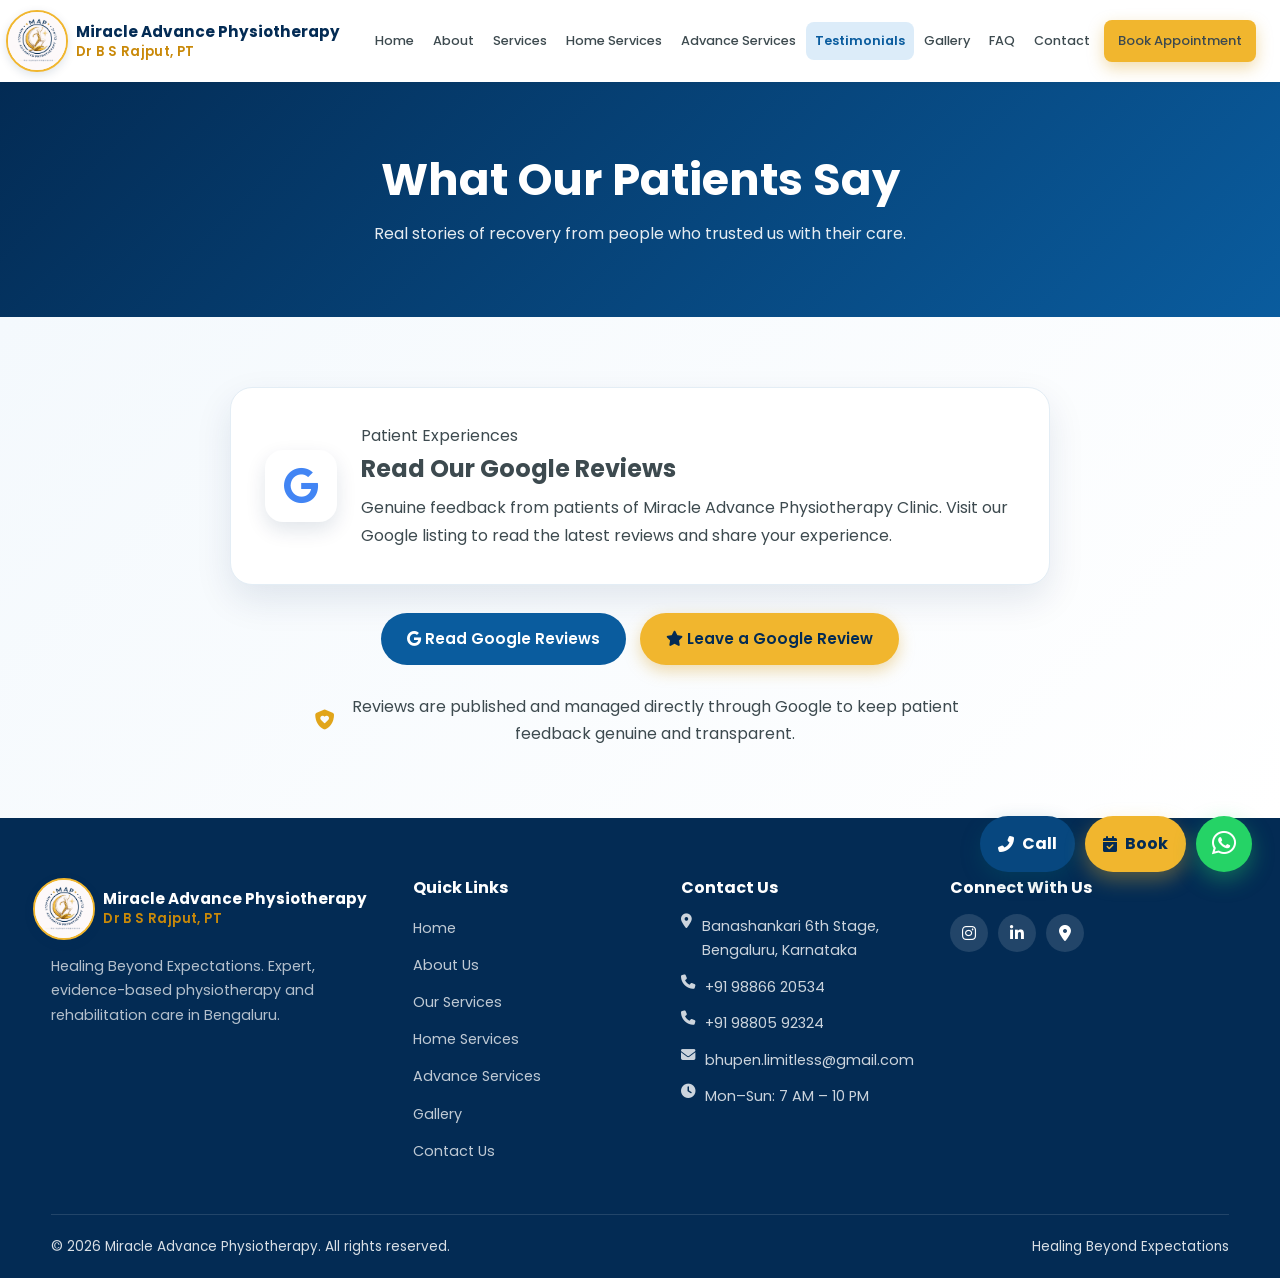
<file: testimonials.html>
<!DOCTYPE html>
<html lang="en">
<head>
  <meta charset="UTF-8">
  <meta name="viewport" content="width=device-width, initial-scale=1.0">
  <title>Patient Testimonials | Miracle Advanced Physiotherapy Clinic</title>
  <meta name="description" content="Read reviews from patients who recovered at Miracle Advanced Physiotherapy Clinic in Banashankari 6th Stage, Bengaluru.">
  <link rel="preconnect" href="https://fonts.googleapis.com">
  <link href="https://fonts.googleapis.com/css2?family=Poppins:wght@300;400;500;600;700&display=swap" rel="stylesheet">
  <link rel="stylesheet" href="https://cdnjs.cloudflare.com/ajax/libs/font-awesome/6.5.1/css/all.min.css">
  <link rel="stylesheet" href="style.css">
  <link rel="icon" type="image/png" href="images/map-logo.png">
<link rel="apple-touch-icon" href="images/map-logo.png">
</head>
<body>

  <!-- NAVBAR -->
  <nav class="navbar">
    <div class="container">
           <a href="testimonials.html" class="logo" aria-label="Miracle Advance Physiotherapy home">
  <span class="logo--round">
    <img src="images/map-logo.png" alt="Miracle Advance Physiotherapy logo">
  </span>
  <span class="logo-text">
    <strong>Miracle Advance Physiotherapy</strong>
    <span>Dr B S Rajput, PT</span>
  </span>
</a>
      <button class="hamburger" aria-label="Menu">&#9776;</button>
      <div class="nav-links">
        <a href="index.html">Home</a>
        <a href="about.html">About</a>
        <a href="services.html">Services</a>
        <a href="home-services.html">Home Services</a>
        <a href="Advance Services.html">Advance Services</a>
        <a href="testimonials.html">Testimonials</a>
        <a href="gallery.html">Gallery</a>
        <a href="faq.html">FAQ</a>
        <a href="contact.html">Contact</a>
        <a href="appointment.html" class="btn btn-primary nav-cta">Book Appointment</a>
      </div>
    </div>
  </nav>

  <!-- BANNER -->
  <section class="page-banner">
    <div class="container">
      <h1>What Our Patients Say</h1>
      <p>Real stories of recovery from people who trusted us with their care.</p>
    </div>
  </section>

 <!-- GOOGLE REVIEWS -->
<section class="section google-reviews-section">
  <div class="container">
    <div class="google-reviews-intro">
      <div class="google-icon">
        <i class="fab fa-google"></i>
      </div>

      <div>
        <span class="eyebrow">Patient Experiences</span>
        <h2>Read Our Google Reviews</h2>
        <p>
          Genuine feedback from patients of Miracle Advance Physiotherapy Clinic.
          Visit our Google listing to read the latest reviews and share your experience.
        </p>
      </div>
    </div>

    <div class="google-review-actions">
      <!-- Opens your actual Google Maps clinic listing -->
      <a href="https://www.google.com/maps/search/?api=1&query=Miracle%20Advanced%20Physiotherapy%20Clinic&query_place_id=ChIJExHVNVYVrjsR3WUBwhh17oQ"
         target="_blank"
         rel="noopener noreferrer"
         class="btn btn-teal">
        <i class="fab fa-google"></i>
        Read Google Reviews
      </a>

      <!-- Replace REVIEW_LINK_HERE with your direct Google review link -->
      <a href="https://search.google.com/local/writereview?placeid=ChIJExHVNVYVrjsR3WUBwhh17oQ"
         target="_blank"
         rel="noopener noreferrer"
         class="btn btn-primary">
        <i class="fas fa-star"></i>
        Leave a Google Review
      </a>
    </div>

    <div class="google-review-note">
      <i class="fas fa-shield-heart"></i>
      <p>
        Reviews are published and managed directly through Google to keep patient
        feedback genuine and transparent.
      </p>
    </div>
  </div>
</section>
 <!-- ================= FOOTER ================= -->
<footer class="footer">
  <div class="container">
    <div class="footer-grid">

      <!-- Clinic -->
      <div>
        <a href="index.html" class="logo" aria-label="Miracle Advance Physiotherapy home">
          <span class="logo--round">
            <img src="images/map-logo.png" alt="Miracle Advance Physiotherapy logo">
          </span>

          <span class="logo-text">
            <strong>Miracle Advance Physiotherapy</strong>
            <span>Dr B S Rajput, PT</span>
          </span>
        </a>

        <p>
          Healing Beyond Expectations. Expert, evidence-based physiotherapy
          and rehabilitation care in Bengaluru.
        </p>
      </div>

      <!-- Quick links -->
      <div>
        <h4>Quick Links</h4>
        <ul>
          <li><a href="index.html">Home</a></li>
          <li><a href="about.html">About Us</a></li>
          <li><a href="services.html">Our Services</a></li>
          <li><a href="home-services.html">Home Services</a></li>
          <li><a href="Advance Services.html">Advance Services</a></li>
          <li><a href="gallery.html">Gallery</a></li>
          <li><a href="contact.html">Contact Us</a></li>
        </ul>
      </div>

      <!-- Contact -->
      <div>
        <h4>Contact Us</h4>

        <a class="contact-item"
           href="https://maps.app.goo.gl/wxnJb56tzdFBGASf8?g_st=aw"
           target="_blank"
           rel="noopener noreferrer">
          <i class="fas fa-map-marker-alt"></i>
          <span>Banashankari 6th Stage, Bengaluru, Karnataka</span>
        </a>

        <a class="contact-item" href="tel:+919886620534">
          <i class="fas fa-phone"></i>
          <span>+91 98866 20534</span>
        </a>


        <a class="contact-item" href="tel:+919880592324">
  <i class="fas fa-phone"></i>
  <span>+91 98805 92324</span>
</a>
        <a class="contact-item" href="mailto:bhupen.limitless@gmail.com">
          <i class="fas fa-envelope"></i>
          <span>bhupen.limitless@gmail.com</span>
        </a>

        <div class="contact-item">
          <i class="fas fa-clock"></i>
          <span>Mon–Sun: 7 AM – 10 PM</span>
        </div>
      </div>

      <!-- Social links -->
      <div>
        <h4>Connect With Us</h4>

        <div class="socials">
          <a href="https://www.instagram.com/map.physio?igsh=MW1ydm9ucXJyeXQ5Ng%3D%3D&utm_source=qr"
             target="_blank"
             rel="noopener noreferrer"
             aria-label="Follow us on Instagram">
            <i class="fab fa-instagram"></i>
          </a>

          <a href="https://www.linkedin.com/in/bhupendra-singh-b6324a1b3?utm_source=share_via&utm_content=profile&utm_medium=member_android"
             target="_blank"
             rel="noopener noreferrer"
             aria-label="Connect with us on LinkedIn">
            <i class="fab fa-linkedin-in"></i>
          </a>

          <a href="https://maps.app.goo.gl/wxnJb56tzdFBGASf8?g_st=aw"
             target="_blank"
             rel="noopener noreferrer"
             aria-label="Open clinic location in Google Maps">
            <i class="fas fa-map-marker-alt"></i>
          </a>
        </div>
      </div>

    </div>

    <div class="footer-bottom">
      <span>&copy; <span id="year"></span> Miracle Advance Physiotherapy. All rights reserved.</span>
      <span>Healing Beyond Expectations</span>
    </div>
  </div>
</footer>

  <!-- ================= FLOATING ACTIONS ================= -->
<div class="floating-actions">

  <!-- Direct phone call -->
  <a href="tel:+919886620534"
     class="floating-call"
     aria-label="Call Miracle Advance Physiotherapy">
    <i class="fas fa-phone-alt"></i>
    <span>Call</span>
  </a>

  <!-- Appointment page -->
  <a href="appointment.html"
     class="floating-book"
     aria-label="Book an appointment">
    <i class="fas fa-calendar-check"></i>
    <span>Book</span>
  </a>

  <!-- Direct WhatsApp chat -->
  <a href="https://wa.me/919886620534?text=Hello%20Miracle%20Advance%20Physiotherapy%2C%20I%20would%20like%20to%20book%20an%20appointment."
     target="_blank"
     rel="noopener noreferrer"
     class="floating-whatsapp"
     aria-label="Chat with us on WhatsApp">
    <i class="fab fa-whatsapp"></i>
  </a>

</div>

  <script src="script.js"></script>
</body>
</html>
</file>
<file: style.css>
/* ============================================================
   Miracle Advanced Physiotherapy Clinic — Global Stylesheet
   Palette: Deep teal (trust/clinical) + soft amber (warmth)
   ============================================================ */

:root {
  /* MAP brand extension: navy and gold drawn from the supplied logo. */
  --navy-950: #032b54;
  --navy-800: #073d70;
  --gold-500: #d89b14;
  --gold-400: #f1b62e;
  --teal-900: #032b54;
  --teal-700: #07477f;
  --teal-600: #0a5c9e;
  --teal-500: #2877b8;
  --teal-100: #dcecf9;
  --teal-50: #f1f7fc;
  --amber-500: #e1a51a;
  --amber-600: #c98909;
  --amber-50: #fff7e5;
  --neutral-900: #1f2a2e;
  --neutral-700: #3d4a4f;
  --neutral-500: #6b7c82;
  --neutral-300: #c9d4d8;
  --neutral-100: #eef2f3;
  --white: #ffffff;
  --shadow-sm: 0 2px 8px rgba(0,0,0,.06);
  --shadow-md: 0 6px 20px rgba(0,0,0,.10);
  --shadow-lg: 0 12px 34px rgba(0,0,0,.14);
  --radius: 14px;
  --radius-sm: 9px;
  --maxw: 1440px;
  --font: 'Poppins', 'Segoe UI', system-ui, sans-serif;
}

* { margin: 0; padding: 0; box-sizing: border-box; }

html { scroll-behavior: smooth; }

body {
  font-family: var(--font);
  color: var(--neutral-700);
  background: var(--white);
  line-height: 1.7;
  -webkit-font-smoothing: antialiased;
  overflow-x: hidden;
}

img { max-width: 100%; display: block; }
a { text-decoration: none; color: inherit; }
ul { list-style: none; }
button { font-family: inherit; cursor: pointer; }

.container {
  width: 100%;
  max-width: var(--maxw);
  margin: 0 auto;
  padding: 0 clamp(20px, 4vw, 64px);
}

h1, h2, h3, h4 {
  color: var(--teal-900);
  line-height: 1.25;
  font-weight: 700;
}

p { color: var(--neutral-700); }

/* ---------- Buttons ---------- */
.btn {
  display: inline-block;
  padding: 13px 26px;
  border-radius: 50px;
  font-weight: 600;
  font-size: .95rem;
  border: none;
  transition: all .25s ease;
  text-align: center;
}
.btn-primary {
  background: var(--gold-400);
  color: var(--navy-950);
  box-shadow: 0 6px 16px rgba(216,155,20,.35);
}
.btn-primary:hover { background: var(--gold-500); transform: translateY(-3px) scale(1.02); }
.btn-outline {
  background: transparent;
  color: var(--white);
  border: 2px solid rgba(255,255,255,.7);
}
.btn-outline:hover { background: rgba(255,255,255,.15); transform: translateY(-3px) scale(1.02); box-shadow: var(--shadow-md); }
.btn-teal {
  background: var(--teal-600);
  color: var(--white);
}
.btn-teal:hover { background: var(--teal-700); transform: translateY(-2px); }
.btn-light {
  background: var(--white);
  color: var(--teal-700);
  box-shadow: var(--shadow-sm);
}
.btn-light:hover { background: var(--teal-50); }

/* ---------- Section headings ---------- */
.section { padding: 70px 0; }
.section-alt { background: var(--teal-50); }
.section-head { text-align: center; max-width: 720px; margin: 0 auto 48px; }
.section-head .eyebrow {
  display: inline-block;
  color: var(--amber-600);
  font-weight: 600;
  letter-spacing: 2px;
  text-transform: uppercase;
  font-size: .8rem;
  margin-bottom: 10px;
}
.section-head h2 { font-size: clamp(1.6rem, 3vw, 2.3rem); margin-bottom: 12px; }
.section-head p { color: var(--neutral-500); }

/* ---------- Navbar ---------- */
.navbar {
  position: sticky;
  top: 0;
  z-index: 1000;
  background: rgba(255,255,255,.95);
  backdrop-filter: blur(8px);
  box-shadow: var(--shadow-sm);
}
.navbar.scrolled { box-shadow: var(--shadow-md); }
.navbar.scrolled .container { padding-top: 8px; padding-bottom: 8px; }
.navbar .container { display: flex; align-items: center; justify-content: space-between; padding: 14px 20px; }
.logo { display: flex; align-items: center; gap: 10px; }
.logo img { width: 74px; height: 74px; object-fit: contain; transition: transform .3s ease; }
.logo:hover img { transform: rotate(-3deg) scale(1.04); }
.logo--round {
  width: 76px;
  height: 76px;
  justify-content: center;
  overflow: hidden;
  border: 2px solid var(--gold-400);
  border-radius: 999px;
  background: var(--white);
  box-shadow: 0 3px 10px rgba(3, 43, 84, .13);
}
.logo--round img { width: 100%; height: 100%; object-fit: cover; }
.logo .logo-icon {
  width: 42px; height: 42px;
  background: var(--teal-600);
  color: var(--white);
  border-radius: 12px;
  display: flex; align-items: center; justify-content: center;
  font-size: 1.3rem;
}
.logo .logo-text { line-height: 1.1; }
.logo .logo-text {
  line-height: 1.2;
  white-space: nowrap;
}

.logo .logo-text strong {
  color: var(--teal-900);
  font-size: 1.05rem;
  display: block;
}

.logo .logo-text span {
  display: block;
  margin-top: 3px;
  font-size: 1rem;
  color: var(--amber-600);
  font-weight: 600;
  letter-spacing: .4px;
}

.nav-links { display: flex; align-items: center; gap: 6px; }
.nav-links a {
  padding: 8px 13px;
  font-size: .92rem;
  font-weight: 500;
  color: var(--neutral-700);
  border-radius: 8px;
  transition: all .2s;
}
.nav-links a:hover { color: var(--teal-600); background: var(--teal-50); }
.nav-links a.active { color: var(--teal-600); background: var(--teal-100); font-weight: 600; }
.nav-cta { margin-left: 10px; }

.hamburger {
  display: none;
  background: none; border: none;
  font-size: 1.6rem; color: var(--teal-900);
  line-height: 1;
}

/* ---------- Hero ---------- */
.hero {
  position: relative;
  min-height: 100vh;
  display: flex;
  align-items: center;
  color: var(--white);
  background: linear-gradient(110deg, var(--navy-950), var(--navy-800));
  overflow: hidden;
}
.hero .container { position: relative; z-index: 2; width: 100%; }
.hero-copy { width: min(48%, 600px); text-align: left; }
.hero-slider { position: absolute; inset: 12% max(20px, calc((100% - var(--maxw)) / 2)) 7% 54%; overflow: hidden; border: 1px dashed rgba(255,255,255,.55); border-radius: 22px; box-shadow: var(--shadow-lg); }
.hero-slider::after { content: ''; position: absolute; inset: 0; background: linear-gradient(145deg, rgba(3,43,84,.18), rgba(3,43,84,.52)); z-index: 1; }
.hero-slide { position: absolute; inset: 0; opacity: 0; background: linear-gradient(145deg, rgba(241,182,46,.22), rgba(7,61,112,.72)), var(--navy-800); transition: opacity 1s ease; display: grid; place-items: center; color: rgba(255,255,255,.78); font-weight: 600; letter-spacing: .05em; }
.hero-slide.active { opacity: 1; }
.hero-slide img {
  width: 100%;
  height: 100%;
  object-fit: contain;
  object-position: center;
  background: #032b54;
  animation: kenburns 8s ease-out both;
}
.hero-slide span { position: absolute; z-index: 2; border: 1px dashed rgba(255,255,255,.55); border-radius: var(--radius); padding: 16px 20px; background: rgba(3,43,84,.45); }
.hero-dots { position: absolute; z-index: 3; bottom: 22px; right: 22px; display: flex; gap: 9px; }
.hero-dots button { width: 9px; height: 9px; padding: 0; border: 0; border-radius: 50%; background: rgba(255,255,255,.55); transition: transform .25s, background .25s; }
.hero-dots button.active { background: var(--gold-400); transform: scale(1.45); }
.hero h1, .hero .lead, .hero-cta { opacity: 0; transform: translateY(22px); animation: hero-enter .7s ease forwards; }
.hero .lead { animation-delay: .18s; }.hero-cta { animation-delay: .36s; }
@keyframes hero-enter { to { opacity: 1; transform: translateY(0); } }
@keyframes kenburns { from { transform: scale(1); } to { transform: scale(1.08); } }
.hero h1 {
  color: var(--white);
  font-size: clamp(2.2rem, 5vw, 3.6rem);
  max-width: 640px;
  margin-bottom: 18px;
}
.hero h1 span { color: var(--amber-500); }
.hero p.lead {
  color: rgba(255,255,255,.9);
  font-size: 1.15rem;
  max-width: 560px;
  margin-bottom: 30px;
}
.hero-cta { display: flex; gap: 14px; flex-wrap: wrap; }

/* ---------- Stats strip ---------- */
.stats-strip {
  background: var(--teal-900);
  color: var(--white);
  padding: 34px 0;
}
.stats-grid { display: grid; grid-template-columns: repeat(4, 1fr); gap: 20px; text-align: center; }
.stat .num { font-size: 2.2rem; font-weight: 700; color: var(--amber-500); }
.stat .label { font-size: .9rem; color: rgba(255,255,255,.85); }

/* ---------- Cards / grids ---------- */
.grid-2 { display: grid; grid-template-columns: repeat(2, 1fr); gap: 30px; align-items: center; }
.grid-3 { display: grid; grid-template-columns: repeat(3, 1fr); gap: 26px; }
.grid-4 { display: grid; grid-template-columns: repeat(4, 1fr); gap: 24px; }
.grid-6 { display: grid; grid-template-columns: repeat(3, 1fr); gap: 24px; }

.card {
  background: var(--white);
  border-radius: var(--radius);
  box-shadow: var(--shadow-sm);
  padding: 26px;
  transition: all .3s ease;
  border: 1px solid var(--neutral-100);
}
.card:hover { transform: translateY(-6px); box-shadow: var(--shadow-md); }
.card .icon {
  width: 56px; height: 56px;
  border-radius: 14px;
  background: var(--teal-50);
  color: var(--teal-600);
  display: flex; align-items: center; justify-content: center;
  font-size: 1.6rem;
  margin-bottom: 16px;
}
.card h3 { font-size: 1.15rem; margin-bottom: 8px; }
.card p { font-size: .92rem; color: var(--neutral-500); }
.service-card { position: relative; overflow: hidden; padding: 0 0 24px; }
.service-card::before { content: ""; position: absolute; top: 0; left: 0; width: 100%; height: 180px; background: linear-gradient(135deg, var(--navy-800), var(--gold-400)); }
.service-card .card-img { position: relative; z-index: 1; width: 100%; height: 180px; min-height: 180px; object-fit: cover; background: linear-gradient(135deg, var(--teal-700), var(--teal-500)) center/cover no-repeat; transition: transform .45s ease; }
/* Clean placeholder fallback when a service image is missing / hidden. */
.service-card .card-img[src=""],
.service-card .card-img.img-alt { background: linear-gradient(135deg, var(--navy-800), var(--gold-400)); }
.service-card .card-img::after { content: ""; position: absolute; inset: 0; }
.service-card .icon, .service-card h3, .service-card p, .service-card .learn-more { margin-left: 24px; margin-right: 24px; }
.service-card .icon { margin-top: -28px; position: relative; z-index: 1; background: var(--white); color: var(--navy-800); box-shadow: var(--shadow-sm); }
.service-card .learn-more { margin-top: 14px; opacity: .7; transition: opacity .25s, transform .25s; }
.service-card:hover .card-img { transform: scale(1.07); }.service-card:hover .learn-more { opacity: 1; transform: translateX(4px); }
.reveal { opacity: 0; transform: translateY(24px); transition: opacity .65s ease, transform .65s ease; }
.reveal.visible { opacity: 1; transform: translateY(0); }

/* ---------- About ---------- */
.about-img { border-radius: var(--radius); box-shadow: var(--shadow-md); }
.about-content h2 { font-size: clamp(1.6rem, 3vw, 2.2rem); margin-bottom: 16px; }
.about-content p { margin-bottom: 14px; }
.learn-more { color: var(--amber-600); font-weight: 600; display: inline-flex; align-items: center; gap: 6px; }

/* ---------- Banner ---------- */
.page-banner {
  background: linear-gradient(135deg, var(--teal-900), var(--teal-600));
  color: var(--white);
  padding: 70px 0;
  text-align: center;
}
.page-banner h1 { color: var(--white); font-size: clamp(1.9rem, 4vw, 2.8rem); margin-bottom: 12px; }
.page-banner p { color: rgba(255,255,255,.9); max-width: 640px; margin: 0 auto; }

/* ---------- Testimonials ---------- */
.testimonial-card { text-align: center; }
.stars { color: var(--amber-500); font-size: 1.1rem; margin-bottom: 14px; letter-spacing: 3px; }
.testimonial-card blockquote { font-size: 1.05rem; font-style: italic; color: var(--neutral-700); margin-bottom: 18px; }
.testimonial-card .author { display: flex; align-items: center; justify-content: center; gap: 12px; }
.testimonial-card .author img { width: 52px; height: 52px; border-radius: 50%; object-fit: cover; }
.testimonial-card .author .name { font-weight: 600; color: var(--teal-900); }
.testimonial-card .author .cond { font-size: .8rem; color: var(--neutral-500); }

/* ---------- CTA banner ---------- */
.cta-banner {
  background: linear-gradient(135deg, var(--amber-500), var(--amber-600));
  color: var(--teal-900);
  text-align: center;
  padding: 60px 20px;
}
.cta-banner h2 { color: var(--teal-900); font-size: clamp(1.6rem, 3vw, 2.2rem); margin-bottom: 10px; }
.cta-banner p { color: rgba(11,61,58,.85); margin-bottom: 24px; }
.cta-banner .btn-teal { box-shadow: 0 8px 20px rgba(0,0,0,.15); }

/* ---------- Footer ---------- */
.footer { background: var(--teal-900); color: rgba(255,255,255,.85); padding: 60px 0 0; }
.footer-grid { display: grid; grid-template-columns: 1.4fr 1fr 1fr 1.2fr; gap: 36px; padding-bottom: 40px; }
.footer h4 { color: var(--white); margin-bottom: 16px; font-size: 1rem; }
.footer .logo { margin-bottom: 14px; }
.footer .logo .logo-text strong { color: var(--white); }
.footer p { color: rgba(255,255,255,.7); font-size: .9rem; }
.footer ul li { margin-bottom: 10px; }
.footer ul a { color: rgba(255,255,255,.75); font-size: .9rem; transition: all .2s; }
.footer ul a:hover { color: var(--amber-500); }
.footer .contact-item { display: flex; gap: 10px; margin-bottom: 12px; font-size: .9rem; color: rgba(255,255,255,.8); }
.footer .socials { display: flex; gap: 10px; margin-top: 8px; }
.footer .socials a {
  width: 38px; height: 38px;
  border-radius: 50%;
  background: rgba(255,255,255,.12);
  display: flex; align-items: center; justify-content: center;
  color: var(--white);
  transition: all .2s;
}
.footer .socials a:hover { background: var(--amber-500); color: var(--teal-900); }
.newsletter input {
  width: 100%; padding: 12px;
  border-radius: 8px; border: 1px solid rgba(255,255,255,.25);
  background: rgba(255,255,255,.1); color: var(--white);
  margin-bottom: 10px;
}
.newsletter input::placeholder { color: rgba(255,255,255,.6); }
.footer-bottom {
  border-top: 1px solid rgba(255,255,255,.12);
  padding: 20px 0;
  display: flex; justify-content: space-between; align-items: center;
  flex-wrap: wrap; gap: 10px;
  font-size: .85rem;
}
.footer-bottom a { color: rgba(255,255,255,.7); }
.footer-bottom a:hover { color: var(--amber-500); }

/* ---------- Floating buttons ---------- */
.floating-book {
  border-radius: 50px;
  padding: 14px 22px;
  box-shadow: var(--shadow-lg);
}
.whatsapp-bubble {
  width: 56px; height: 56px;
  border-radius: 50%;
  background: #25d366;
  color: var(--white);
  display: flex; align-items: center; justify-content: center;
  font-size: 1.7rem;
  box-shadow: var(--shadow-lg);
  transition: transform .25s, box-shadow .25s;
  animation: whatsapp-pulse 3s ease-in-out infinite;
}
.floating-actions { position: fixed; bottom: 24px; right: 24px; z-index: 999; display: flex; gap: 12px; align-items: center; }
.floating-book, .whatsapp-bubble { position: static; }
.floating-book:hover, .whatsapp-bubble:hover { transform: translateY(-4px) scale(1.05); box-shadow: 0 14px 28px rgba(3,43,84,.25); }
@keyframes whatsapp-pulse { 0%,100% { box-shadow: var(--shadow-lg); } 50% { box-shadow: 0 0 0 9px rgba(37,211,102,.16), var(--shadow-lg); } }

/* ---------- Accordion ---------- */
.accordion { border-radius: var(--radius); overflow: hidden; }
.accordion-item { border: 1px solid var(--neutral-100); margin-bottom: 12px; border-radius: var(--radius-sm); background: var(--white); }
.accordion-head {
  width: 100%;
  display: flex; justify-content: space-between; align-items: center;
  padding: 18px 20px;
  background: none; border: none;
  font-size: 1rem; font-weight: 600; color: var(--teal-900);
  text-align: left;
}
.accordion-head .icon { font-size: 1.4rem; color: var(--amber-500); transition: transform .3s; }
.accordion-item.open .accordion-head .icon { transform: rotate(45deg); }
.accordion-body { max-height: 0; overflow: hidden; transition: max-height .35s ease; }
.accordion-body-inner { padding: 0 20px 20px; color: var(--neutral-500); font-size: .95rem; }

/* ---------- Tabs ---------- */
.tabs { display: flex; flex-wrap: wrap; gap: 10px; justify-content: center; margin-bottom: 36px; }
.tab-btn {
  padding: 10px 20px;
  border-radius: 50px;
  border: 1px solid var(--neutral-300);
  background: var(--white);
  color: var(--neutral-700);
  font-weight: 500;
  transition: all .2s;
}
.tab-btn.active { background: var(--teal-600); color: var(--white); border-color: var(--teal-600); }

/* ---------- Forms ---------- */
.form-group { margin-bottom: 18px; }
.form-group label { display: block; font-weight: 500; color: var(--teal-900); margin-bottom: 6px; font-size: .92rem; }
.form-group label .req { color: #d64545; }
.form-group input,
.form-group select,
.form-group textarea {
  width: 100%;
  padding: 13px 15px;
  border: 1px solid var(--neutral-300);
  border-radius: 9px;
  font-size: 1rem;
  font-family: inherit;
  color: var(--neutral-900);
  background: var(--white);
  transition: border .2s;
}
.form-group input:focus,
.form-group select:focus,
.form-group textarea:focus { outline: none; border-color: var(--teal-500); box-shadow: 0 0 0 3px rgba(42,138,131,.15); }
.form-error { color: #d64545; font-size: .82rem; margin-top: 4px; }
.form-group.invalid input,
.form-group.invalid select,
.form-group.invalid textarea { border-color: #d64545; }

/* ---------- Milestones / counters ---------- */
.milestone { text-align: center; padding: 24px; }
.milestone .num { font-size: 2.4rem; font-weight: 700; color: var(--teal-600); }
.milestone .label { color: var(--neutral-500); font-size: .9rem; }

/* ---------- Info cards ---------- */
.info-card { text-align: center; padding: 30px 20px; }
.info-card .icon { margin: 0 auto 14px; }
.info-card h3 { font-size: 1.05rem; margin-bottom: 6px; }
.info-card p { font-size: .9rem; }

/* ---------- Lightbox ---------- */
.gallery-item { position: relative; overflow: hidden; border-radius: var(--radius); cursor: pointer; flex: 0 0 33.3333%; padding: 0 10px; }
.gallery-item img { width: 100%; height: 240px; object-fit: cover; transition: transform .4s; }
.gallery-item:hover img { transform: scale(1.08); }
.gallery-item .overlay {
  position: absolute; inset: 0; background: rgba(11,61,58,.55);
  display: flex; align-items: center; justify-content: center;
  color: var(--white); font-size: 1.6rem;
  opacity: 0; transition: opacity .3s;
}
.gallery-item:hover .overlay { opacity: 1; }
.lightbox {
  position: fixed; inset: 0; background: rgba(0,0,0,.9);
  display: none; align-items: center; justify-content: center;
  z-index: 2000; padding: 20px;
}
.lightbox.open { display: flex; }
.lightbox img { max-width: 90%; max-height: 85vh; border-radius: 8px; }
.lightbox .close { position: absolute; top: 20px; right: 30px; font-size: 2.4rem; color: var(--white); cursor: pointer; }

/* ---------- Gallery carousel ---------- */
.gallery-carousel { position: relative; }
.gallery-viewport { overflow: hidden; margin: 0 44px; }
.gallery-grid { display: flex; transition: transform .55s ease; will-change: transform; }
.gallery-arrow {
  position: absolute; top: 50%; transform: translateY(-50%);
  z-index: 5; width: 40px; height: 40px; border-radius: 50%;
  border: 1px solid var(--neutral-300); background: var(--white);
  color: var(--teal-700); display: flex; align-items: center; justify-content: center;
  cursor: pointer; box-shadow: var(--shadow-sm); transition: all .2s;
}
.gallery-arrow:hover { background: var(--teal-600); color: var(--white); }
.gallery-prev { left: 0; }
.gallery-next { right: 0; }
.gallery-dots { display: flex; justify-content: center; gap: 10px; margin-top: 22px; }
.gallery-dots button {
  width: 10px; height: 10px; padding: 0; border: 0; border-radius: 50%;
  background: var(--neutral-300); cursor: pointer; transition: all .25s;
}
.gallery-dots button.active { background: var(--teal-600); transform: scale(1.4); }
@media (max-width: 768px) {
  .gallery-item { flex: 0 0 100%; }
  .gallery-viewport { margin: 0 34px; }
}

/* ---------- FAQ ---------- */
.faq-category { margin-bottom: 30px; }

/* ---------- Steps / progress ---------- */
.steps { display: flex; justify-content: center; gap: 10px; margin-bottom: 30px; flex-wrap: wrap; }
.step {
  display: flex; align-items: center; gap: 8px;
  padding: 10px 16px; border-radius: 50px;
  background: var(--neutral-100); color: var(--neutral-500);
  font-size: .85rem; font-weight: 600;
}
.step .n { width: 26px; height: 26px; border-radius: 50%; background: var(--neutral-300); color: var(--white); display: flex; align-items: center; justify-content: center; font-size: .8rem; }
.step.active { background: var(--teal-50); color: var(--teal-700); }
.step.active .n { background: var(--teal-600); }
.step.done { background: var(--teal-50); color: var(--teal-600); }
.step.done .n { background: var(--teal-500); }

/* ---------- Sidebar / reassurance ---------- */
.reassure { background: var(--teal-50); border-radius: var(--radius); padding: 26px; }
.reassure h3 { margin-bottom: 16px; }
.reassure ul li { display: flex; gap: 10px; margin-bottom: 14px; font-size: .92rem; color: var(--neutral-700); }
.reassure ul li .icon { color: var(--teal-600); }

/* ---------- Success message ---------- */
.success-msg {
  display: none; text-align: center; padding: 40px 20px;
  background: var(--teal-50); border-radius: var(--radius);
  border: 1px solid var(--teal-100);
}
.success-msg .big { font-size: 3rem; color: var(--teal-600); margin-bottom: 12px; }
.success-msg h3 { margin-bottom: 8px; }
.success-msg.show { display: block; }

/* ---------- Team / doctor ---------- */
.team-card { text-align: center; }
.team-card img { width: 100%; height: 260px; object-fit: cover; border-radius: var(--radius-sm); margin-bottom: 14px; }
.team-card h3 { font-size: 1.1rem; }
.team-card .qual { color: var(--amber-600); font-size: .85rem; font-weight: 600; }
.team-card .spec { color: var(--neutral-500); font-size: .88rem; margin-bottom: 12px; }

/* ---------- Modal ---------- */
.modal {
  position: fixed; inset: 0; background: rgba(0,0,0,.6);
  display: none; align-items: center; justify-content: center; z-index: 2000; padding: 20px;
}
.modal.open { display: flex; }
.modal-content {
  background: var(--white); border-radius: var(--radius);
  max-width: 640px; width: 100%; max-height: 88vh; overflow-y: auto;
  padding: 30px; position: relative;
}
.modal-content .close { position: absolute; top: 16px; right: 20px; font-size: 1.8rem; cursor: pointer; color: var(--neutral-500); }
.modal-content h3 { margin-bottom: 4px; }
.modal-content .qual { color: var(--amber-600); font-weight: 600; margin-bottom: 14px; }
.modal-content h4 { margin: 16px 0 8px; font-size: 1rem; }
.modal-content ul { margin-left: 18px; list-style: disc; }
.modal-content ul li { margin-bottom: 6px; font-size: .92rem; }
.modal-content .quote { font-style: italic; background: var(--teal-50); padding: 14px; border-radius: 8px; margin-top: 14px; color: var(--teal-700); }

/* ---------- Doctor profile inline ---------- */
.doctor-profile { display: grid; grid-template-columns: 300px 1fr; gap: 30px; align-items: start; }
.doctor-profile img { border-radius: var(--radius); }
.doctor-profile h4 { margin: 14px 0 6px; font-size: 1rem; }
.doctor-profile ul { margin-left: 18px; list-style: disc; }
.doctor-profile ul li { font-size: .9rem; margin-bottom: 5px; }

/* ---------- Responsive ---------- */
@media (max-width: 992px) {
  .grid-4, .grid-6 { grid-template-columns: repeat(2, 1fr); }
  .footer-grid { grid-template-columns: 1fr 1fr; }
  .doctor-profile { grid-template-columns: 1fr; }
}
@media (max-width: 768px) {
  .section { padding: 50px 0; }
  .nav-links {
    position: fixed; top: 0; right: -100%;
    width: 260px; height: 100vh;
    background: var(--white);
    flex-direction: column; align-items: flex-start;
    padding: 80px 24px; gap: 4px;
    box-shadow: var(--shadow-lg);
    transition: right .3s ease;
    z-index: 1001;
  }
  .nav-links.open { right: 0; }
  .nav-links a { display: block; width: 100%; padding: 12px 14px; }
  .nav-cta { margin: 12px 0 0; width: 100%; }
  .nav-cta .btn { width: 100%; text-align: center; }
  .hamburger { display: block; z-index: 1002; }
  .grid-2, .grid-3, .grid-4, .grid-6 { grid-template-columns: 1fr; }
  .stats-grid { grid-template-columns: repeat(2, 1fr); }
  .footer-grid { grid-template-columns: 1fr; gap: 28px; }
  .hero { min-height: 80vh; }.hero-slider { inset: 0; opacity: .45; border: 0; border-radius: 0; }.hero-slider::after { background: rgba(3,43,84,.68); }.hero-copy { width: 100%; }
  .hero-cta { flex-direction: column; }
  .hero-cta .btn { text-align: center; }
  .footer-bottom { flex-direction: column; text-align: center; }
  .floating-actions { bottom: 16px; right: 16px; gap: 9px; }.floating-book { padding: 12px 16px; }.whatsapp-bubble { width: 50px; height: 50px; }
}
@media (prefers-reduced-motion: reduce) { *, *::before, *::after { animation-duration: .01ms !important; animation-iteration-count: 1 !important; scroll-behavior: auto !important; transition-duration: .01ms !important; } }

/* Alternate photo slots are ready for future photo replacement. */
.img-alt { display: none; }

/* Home services */
.location-actions { display: flex; gap: 12px; flex-wrap: wrap; margin-bottom: 16px; }
.map-frame { width: 100%; min-height: 320px; border: 0; border-radius: var(--radius-sm); margin: 8px 0 16px; }
.location-coordinates { display: grid; grid-template-columns: 1fr 1fr; gap: 14px; }
@media (max-width: 560px) { .location-coordinates { grid-template-columns: 1fr; } }

/* ---------- Home services map (Leaflet) ---------- */
#patientMap { width: 100%; height: 360px; border-radius: var(--radius-sm); border: 1px solid var(--neutral-100); margin: 14px 0 10px; z-index: 1; }
.map-hint { font-size: .82rem; color: var(--neutral-500); }
.map-status { font-size: .85rem; color: var(--teal-700); font-weight: 600; margin-bottom: 8px; }
.leaflet-container { font-family: var(--font); }


/* ---------- About: Dr B S Rajput profile ---------- */
.doctor-hero-section {
  padding: 78px 0;
  background: linear-gradient(135deg, var(--teal-50), #ffffff);
}

.doctor-hero-card {
  display: grid;
  grid-template-columns: minmax(280px, 390px) 1fr;
  gap: clamp(32px, 5vw, 70px);
  align-items: center;
  padding: clamp(24px, 4vw, 48px);
  border: 1px solid rgba(3, 43, 84, .08);
  border-radius: 24px;
  background: #ffffff;
  box-shadow: 0 18px 48px rgba(3, 43, 84, .12);
}

.doctor-photo-wrap {
  position: relative;
}

.doctor-photo-wrap img {
  display: block;
  width: 100%;
  min-height: 470px;
  border-radius: 18px;
  object-fit: cover;
  object-position: center top;
  box-shadow: 0 12px 28px rgba(3, 43, 84, .18);
}

.doctor-photo-wrap::after {
  content: "";
  position: absolute;
  inset: 14px -14px -14px 14px;
  z-index: -1;
  border: 2px solid var(--amber-500);
  border-radius: 18px;
}

.doctor-experience {
  position: absolute;
  right: -18px;
  bottom: 26px;
  z-index: 2;
  display: flex;
  align-items: center;
  gap: 10px;
  padding: 15px 18px;
  border-radius: 14px;
  background: var(--amber-500);
  color: var(--teal-900);
  box-shadow: 0 10px 22px rgba(3, 43, 84, .2);
}

.doctor-experience strong {
  font-size: 2.25rem;
  line-height: 1;
}

.doctor-experience span {
  font-size: .76rem;
  font-weight: 700;
  line-height: 1.25;
  text-transform: uppercase;
}

.doctor-hero-content h2 {
  margin: 8px 0 5px;
  font-size: clamp(1.9rem, 3vw, 2.65rem);
}

.doctor-role {
  margin-bottom: 18px;
  color: var(--amber-600);
  font-size: 1.03rem;
  font-weight: 700;
}

.doctor-intro {
  max-width: 720px;
  color: var(--neutral-500);
  line-height: 1.8;
}

.doctor-qualifications {
  display: flex;
  flex-wrap: wrap;
  gap: 10px;
  margin: 25px 0;
}

.doctor-qualifications span {
  display: inline-flex;
  align-items: center;
  gap: 7px;
  padding: 9px 12px;
  border: 1px solid var(--teal-100);
  border-radius: 999px;
  background: var(--teal-50);
  color: var(--teal-800);
  font-size: .83rem;
  font-weight: 600;
}

.doctor-qualifications i {
  color: var(--amber-600);
}

.doctor-highlights {
  display: grid;
  gap: 14px;
  margin-top: 8px;
}

.doctor-highlights > div {
  display: flex;
  align-items: flex-start;
  gap: 13px;
}

.doctor-highlights > div > i {
  width: 36px;
  height: 36px;
  display: grid;
  flex: 0 0 36px;
  place-items: center;
  border-radius: 50%;
  color: var(--teal-700);
  background: var(--teal-50);
}

.doctor-highlights span {
  color: var(--neutral-500);
  font-size: .91rem;
  line-height: 1.6;
}

.doctor-highlights strong {
  display: block;
  color: var(--teal-900);
}

.doctor-registration {
  margin-top: 24px;
  padding-top: 17px;
  border-top: 1px solid var(--neutral-100);
  color: var(--neutral-500);
  font-size: .84rem;
}

.doctor-registration i {
  margin-right: 7px;
  color: var(--amber-600);
}

@media (max-width: 768px) {
  .doctor-hero-section {
    padding: 55px 0;
  }

  .doctor-hero-card {
    grid-template-columns: 1fr;
    padding: 24px;
  }

  .doctor-photo-wrap {
    max-width: 390px;
    margin: 0 auto;
  }

  .doctor-photo-wrap img {
    min-height: 400px;
  }

  .doctor-experience {
    right: -8px;
    bottom: 18px;
  }
}



/* ---------- About: Clinic profile ---------- */
.clinic-story-section {
  padding: 78px 0;
  background: #ffffff;
}

.clinic-story-card {
  display: grid;
  grid-template-columns: minmax(300px, 410px) 1fr;
  gap: clamp(34px, 5vw, 74px);
  align-items: center;
  padding: clamp(24px, 4vw, 48px);
  border: 1px solid rgba(3, 43, 84, .08);
  border-radius: 24px;
  background: linear-gradient(135deg, #ffffff, var(--teal-50));
  box-shadow: 0 18px 48px rgba(3, 43, 84, .1);
}

.clinic-photo-collage {
  position: relative;
  min-height: 465px;
}

.clinic-photo-main {
  width: 86%;
  height: 405px;
  border-radius: 18px;
  object-fit: cover;
  box-shadow: 0 12px 28px rgba(3, 43, 84, .18);
}

.clinic-photo-small {
  position: absolute;
  right: 0;
  bottom: 0;
  width: 52%;
  height: 190px;
  padding: 7px;
  border: 7px solid #ffffff;
  border-radius: 16px;
  background: #ffffff;
  object-fit: cover;
  box-shadow: 0 10px 24px rgba(3, 43, 84, .18);
}

.clinic-care-badge {
  position: absolute;
  top: 26px;
  right: 0;
  display: flex;
  align-items: center;
  gap: 9px;
  padding: 13px 15px;
  border-radius: 13px;
  background: var(--amber-500);
  color: var(--teal-900);
  box-shadow: 0 9px 20px rgba(3, 43, 84, .16);
}

.clinic-care-badge i {
  font-size: 1.25rem;
}

.clinic-care-badge span {
  font-size: .72rem;
  font-weight: 700;
  line-height: 1.35;
  text-transform: uppercase;
}

.clinic-story-content h2 {
  margin: 8px 0 16px;
  font-size: clamp(1.9rem, 3vw, 2.65rem);
}

.clinic-story-content > p {
  margin-bottom: 14px;
  color: var(--neutral-500);
  line-height: 1.8;
}

.clinic-feature-list {
  display: grid;
  gap: 14px;
  margin: 25px 0;
}

.clinic-feature-list > div {
  display: flex;
  align-items: flex-start;
  gap: 13px;
}

.clinic-feature-list > div > i {
  width: 36px;
  height: 36px;
  display: grid;
  flex: 0 0 36px;
  place-items: center;
  border-radius: 50%;
  color: var(--teal-700);
  background: #ffffff;
  box-shadow: 0 4px 12px rgba(3, 43, 84, .08);
}

.clinic-feature-list span {
  color: var(--neutral-500);
  font-size: .91rem;
  line-height: 1.6;
}

.clinic-feature-list strong {
  display: block;
  color: var(--teal-900);
}

.clinic-tags {
  display: flex;
  flex-wrap: wrap;
  gap: 10px;
  padding-top: 20px;
  border-top: 1px solid rgba(3, 43, 84, .1);
}

.clinic-tags span {
  padding: 8px 11px;
  border-radius: 999px;
  background: #ffffff;
  color: var(--teal-800);
  font-size: .78rem;
  font-weight: 600;
  box-shadow: 0 3px 10px rgba(3, 43, 84, .06);
}

.clinic-tags i {
  margin-right: 4px;
  color: var(--amber-600);
}

@media (max-width: 768px) {
  .clinic-story-section {
    padding: 55px 0;
  }

  .clinic-story-card {
    grid-template-columns: 1fr;
    padding: 24px;
  }

  .clinic-photo-collage {
    width: 100%;
    max-width: 420px;
    min-height: 415px;
    margin: 0 auto;
  }

  .clinic-photo-main {
    height: 350px;
  }

  .clinic-photo-small {
    height: 155px;
  }
}


/* ---------- Enhanced homepage hero ---------- */
.hero--enhanced {
  min-height: 760px;
  background:
    radial-gradient(circle at 15% 15%, rgba(241, 182, 46, .15), transparent 28%),
    linear-gradient(135deg, var(--navy-900), var(--teal-800));
}

.hero--enhanced .hero-slider {
  inset: 8% max(28px, calc((100% - var(--maxw)) / 2)) 8% 52%;
  border: 0;
  border-radius: 26px;
  box-shadow: 0 22px 48px rgba(0, 0, 0, .28);
}

.hero--enhanced .hero-slider::after {
  background: linear-gradient(145deg, rgba(3, 43, 84, .05), rgba(3, 43, 84, .42));
}

.hero--enhanced .hero-slide img {
  animation: kenburns 10s ease-out both;
}

.hero-copy--enhanced {
  width: min(47%, 620px);
}

.hero-eyebrow {
  display: inline-flex;
  align-items: center;
  gap: 8px;
  margin-bottom: 18px;
  padding: 8px 14px;
  border: 1px solid rgba(255, 255, 255, .3);
  border-radius: 999px;
  background: rgba(255, 255, 255, .09);
  color: #ffffff;
  font-size: .78rem;
  font-weight: 600;
  letter-spacing: .8px;
  text-transform: uppercase;
}

.hero-eyebrow i {
  color: var(--amber-400);
}

.hero-copy--enhanced h1 {
  margin-bottom: 18px;
  font-size: clamp(2.7rem, 5vw, 4.6rem);
  line-height: 1.08;
}

.hero-copy--enhanced h1 span {
  color: var(--amber-400);
}

.hero-copy--enhanced .lead {
  max-width: 590px;
  margin-bottom: 25px;
  font-size: 1.06rem;
  line-height: 1.8;
}

.hero-doctor-info {
  display: flex;
  align-items: center;
  gap: 12px;
  max-width: 580px;
  margin-bottom: 29px;
  padding: 13px 15px;
  border: 1px solid rgba(255, 255, 255, .18);
  border-radius: 15px;
  background: rgba(255, 255, 255, .1);
  backdrop-filter: blur(8px);
}

.hero-doctor-icon {
  width: 42px;
  height: 42px;
  display: grid;
  flex: 0 0 42px;
  place-items: center;
  border-radius: 50%;
  color: var(--teal-900);
  background: var(--amber-500);
}

.hero-doctor-info > div:nth-child(2) {
  display: flex;
  flex: 1;
  flex-direction: column;
  gap: 2px;
}

.hero-doctor-info strong {
  color: #ffffff;
  font-size: .94rem;
}

.hero-doctor-info span {
  color: rgba(255, 255, 255, .78);
  font-size: .72rem;
}

.hero-experience {
  display: flex;
  align-items: center;
  gap: 7px;
  padding-left: 12px;
  border-left: 1px solid rgba(255, 255, 255, .22);
}

.hero-experience strong {
  color: var(--amber-400);
  font-size: 1.7rem;
  line-height: 1;
}

.hero-experience span {
  font-size: .63rem;
  font-weight: 600;
  line-height: 1.25;
  text-transform: uppercase;
}

.hero-copy--enhanced .hero-cta {
  gap: 14px;
}

.hero-copy--enhanced .hero-cta .btn i {
  margin-right: 6px;
}

.hero-copy--enhanced .btn-outline i {
  margin-left: 6px;
}

@media (max-width: 992px) {
  .hero--enhanced {
    min-height: 700px;
  }

  .hero--enhanced .hero-slider {
    inset: 7% 4% 7% 53%;
  }
}

@media (max-width: 768px) {
  .hero--enhanced {
    min-height: 760px;
  }

  .hero--enhanced .hero-slider {
    inset: 0;
    border-radius: 0;
    opacity: .32;
  }

  .hero-copy--enhanced {
    width: 100%;
  }

  .hero-doctor-info {
    max-width: 100%;
  }

  .hero-copy--enhanced .lead {
    font-size: .98rem;
  }

  .hero-copy--enhanced .hero-cta .btn {
    width: 100%;
    text-align: center;
  }
}


/* ---------- Creative hero photo frame ---------- */
.hero-slider {
  position: absolute;
  overflow: hidden;
  border: 3px solid rgba(241, 182, 46, .85);
  border-radius: 28px 28px 70px 28px;
  box-shadow: 0 22px 48px rgba(0, 0, 0, .32);
}

.hero-slider::before {
  content: "MIRACLE ADVANCE PHYSIOTHERAPY";
  position: absolute;
  top: 18px;
  left: 18px;
  z-index: 3;
  padding: 8px 12px;
  border: 1px solid rgba(255, 255, 255, .35);
  border-radius: 999px;
  background: rgba(3, 43, 84, .76);
  color: #ffffff;
  font-size: .66rem;
  font-weight: 700;
  letter-spacing: 1.1px;
}

.hero-slider::after {
  content: "";
  position: absolute;
  inset: 0;
  z-index: 1;
  pointer-events: none;
  background: linear-gradient(
    145deg,
    rgba(3, 43, 84, .04) 35%,
    rgba(3, 43, 84, .58) 100%
  );
}

.hero-slide img {
  width: 100%;
  height: 100%;
  object-fit: cover;
  filter: saturate(1.08) contrast(1.04);
}

.hero-dots {
  position: absolute;
  right: 22px;
  bottom: 20px;
  z-index: 4;
  display: flex;
  gap: 8px;
}

.hero-dots button {
  width: 9px;
  height: 9px;
  padding: 0;
  border: 0;
  border-radius: 50%;
  background: rgba(255, 255, 255, .55);
  transition: width .25s ease, background .25s ease;
}

.hero-dots button.active {
  width: 28px;
  border-radius: 999px;
  background: var(--gold-400);
}


/* ---------- Floating Call, Book and WhatsApp buttons ---------- */
.floating-actions {
  position: fixed;
  right: 28px;
  bottom: 28px;
  z-index: 1000;
  display: flex;
  align-items: center;
  gap: 10px;
}

.floating-call,
.floating-book {
  display: inline-flex;
  align-items: center;
  gap: 8px;
  padding: 14px 18px;
  border-radius: 999px;
  font-weight: 700;
  text-decoration: none;
  transition: transform .25s ease, box-shadow .25s ease;
}

.floating-call {
  background: var(--teal-700);
  color: #ffffff;
  box-shadow: 0 8px 20px rgba(3, 94, 107, .3);
}

.floating-book {
  background: var(--gold-400);
  color: var(--teal-900);
  box-shadow: 0 8px 20px rgba(241, 182, 46, .35);
}

.floating-call:hover,
.floating-book:hover {
  transform: translateY(-3px);
}

.floating-call:hover {
  color: #ffffff;
}

.floating-book:hover {
  color: var(--teal-900);
}

.floating-whatsapp {
  width: 56px;
  height: 56px;
  display: grid;
  place-items: center;
  border-radius: 50%;
  background: #25d366;
  color: #ffffff;
  font-size: 1.7rem;
  text-decoration: none;
  box-shadow: 0 8px 22px rgba(37, 211, 102, .38);
  transition: transform .25s ease, background .25s ease;
}

.floating-whatsapp:hover {
  color: #ffffff;
  background: #1da851;
  transform: translateY(-3px) scale(1.05);
}

@media (max-width: 768px) {
  .floating-actions {
    right: 16px;
    bottom: 16px;
    gap: 8px;
  }

  .floating-call,
  .floating-book {
    padding: 12px 14px;
    font-size: .88rem;
  }

  .floating-whatsapp {
    width: 52px;
    height: 52px;
    font-size: 1.55rem;
  }
}

/* ---------- Contact page enhancement ---------- */
.contact-page-content {
  background: linear-gradient(180deg, #ffffff 0%, var(--teal-50) 100%);
}

.contact-quick-grid {
  display: grid;
  grid-template-columns: repeat(3, 1fr);
  gap: 20px;
  margin-bottom: 34px;
}

.contact-quick-card {
  position: relative;
  display: flex;
  gap: 15px;
  padding: 24px;
  border: 1px solid var(--neutral-100);
  border-radius: 18px;
  background: #ffffff;
  color: inherit;
  text-decoration: none;
  box-shadow: 0 8px 22px rgba(3, 43, 84, .06);
  transition: transform .25s ease, box-shadow .25s ease;
}

.contact-quick-card:hover {
  color: inherit;
  transform: translateY(-5px);
  box-shadow: 0 15px 30px rgba(3, 43, 84, .12);
}

.contact-quick-icon {
  width: 46px;
  height: 46px;
  display: grid;
  flex: 0 0 46px;
  place-items: center;
  border-radius: 13px;
  color: var(--teal-700);
  background: var(--teal-50);
  font-size: 1.15rem;
}

.contact-quick-card span {
  display: block;
  margin-bottom: 4px;
  color: var(--amber-600);
  font-size: .75rem;
  font-weight: 700;
  letter-spacing: .7px;
  text-transform: uppercase;
}

.contact-quick-card h3 {
  margin-bottom: 5px;
  font-size: 1rem;
}

.contact-quick-card p {
  color: var(--neutral-500);
  font-size: .81rem;
  line-height: 1.5;
}

.contact-arrow {
  position: absolute;
  top: 18px;
  right: 18px;
  color: var(--neutral-300);
  font-size: .78rem;
}

.contact-connect-grid {
  display: grid;
  grid-template-columns: 1.15fr .85fr;
  gap: 25px;
}

.contact-panel {
  padding: clamp(28px, 4vw, 48px);
  border-radius: 22px;
}

.contact-panel-dark {
  color: #ffffff;
  background:
    radial-gradient(circle at 90% 10%, rgba(241, 182, 46, .18), transparent 28%),
    linear-gradient(135deg, var(--teal-900), var(--teal-700));
}

.contact-panel-dark h2 {
  max-width: 540px;
  margin: 10px 0 16px;
  color: #ffffff;
  font-size: clamp(1.8rem, 3vw, 2.6rem);
}

.contact-panel-dark > p {
  max-width: 570px;
  color: rgba(255, 255, 255, .82);
  line-height: 1.8;
}

.contact-panel-label {
  color: var(--gold-400);
  font-size: .78rem;
  font-weight: 700;
  letter-spacing: 1px;
  text-transform: uppercase;
}

.contact-main-actions {
  display: flex;
  flex-wrap: wrap;
  gap: 13px;
  margin: 28px 0 32px;
}

.contact-call-btn,
.contact-whatsapp-btn {
  display: inline-flex;
  align-items: center;
  gap: 8px;
  color: #ffffff;
}

.contact-call-btn {
  background: var(--gold-400);
  color: var(--teal-900);
}

.contact-call-btn:hover {
  color: var(--teal-900);
}

.contact-whatsapp-btn {
  background: #25d366;
}

.contact-whatsapp-btn:hover {
  background: #1da851;
  color: #ffffff;
}

.contact-social-section {
  padding-top: 25px;
  border-top: 1px solid rgba(255, 255, 255, .18);
}

.contact-social-section > span {
  display: block;
  margin-bottom: 12px;
  color: rgba(255, 255, 255, .7);
  font-size: .82rem;
}

.contact-main-socials {
  display: flex;
  flex-wrap: wrap;
  gap: 10px;
}

.contact-main-socials a {
  display: inline-flex;
  align-items: center;
  gap: 8px;
  padding: 10px 13px;
  border: 1px solid rgba(255, 255, 255, .25);
  border-radius: 10px;
  color: #ffffff;
  font-size: .84rem;
  text-decoration: none;
}

.contact-main-socials a:hover {
  color: var(--gold-400);
  border-color: var(--gold-400);
}

.contact-panel-light {
  border: 1px solid var(--neutral-100);
  background: #ffffff;
  box-shadow: 0 12px 28px rgba(3, 43, 84, .08);
}

.contact-panel-light h2 {
  margin: 8px 0 22px;
  font-size: 1.7rem;
}

.contact-location-box {
  display: flex;
  gap: 13px;
  padding: 17px;
  border-radius: 13px;
  background: var(--teal-50);
}

.contact-location-box > i {
  margin-top: 2px;
  color: var(--amber-600);
  font-size: 1.2rem;
}

.contact-location-box strong,
.contact-location-box span {
  display: block;
}

.contact-location-box span {
  margin-top: 5px;
  color: var(--neutral-500);
  font-size: .87rem;
  line-height: 1.55;
}

.contact-hours {
  margin: 18px 0;
}

.contact-hours > div {
  display: flex;
  justify-content: space-between;
  gap: 12px;
  padding: 14px 0;
  border-bottom: 1px solid var(--neutral-100);
  color: var(--neutral-500);
  font-size: .9rem;
}

.contact-hours strong {
  color: var(--teal-900);
}

.contact-hours i {
  margin-right: 6px;
  color: var(--amber-600);
}

.contact-panel-note {
  color: var(--neutral-500);
  font-size: .9rem;
  line-height: 1.7;
}

.contact-map-btn {
  width: 100%;
  margin-top: 21px;
  text-align: center;
}

.contact-email-link {
  display: block;
  margin-top: 19px;
  color: var(--teal-700);
  font-size: .87rem;
  font-weight: 600;
  text-align: center;
  text-decoration: none;
}

.contact-email-link i {
  margin-right: 6px;
}

@media (max-width: 900px) {
  .contact-quick-grid,
  .contact-connect-grid {
    grid-template-columns: 1fr;
  }
}

@media (max-width: 560px) {
  .contact-main-actions .btn {
    width: 100%;
    text-align: center;
  }

  .contact-hours > div {
    flex-direction: column;
  }
}


/* ---------- Appointment page enhancement ---------- */
.appointment-section {
  background: linear-gradient(180deg, #ffffff 0%, var(--teal-50) 100%);
}

.appointment-intro {
  max-width: 700px;
  margin: 0 auto 30px;
  text-align: center;
}

.appointment-intro h2 {
  margin: 8px 0 12px;
  font-size: clamp(1.9rem, 3vw, 2.65rem);
}

.appointment-intro p,
.appointment-panel-text {
  color: var(--neutral-500);
  line-height: 1.7;
}

.appointment-steps {
  max-width: 850px;
  margin: 0 auto 38px;
}

.appointment-layout {
  display: grid;
  grid-template-columns: minmax(0, 1.2fr) minmax(290px, .8fr);
  gap: 25px;
  align-items: start;
}

.appointment-form-wrap {
  padding: clamp(24px, 4vw, 42px);
  border: 1px solid var(--neutral-100);
  border-radius: 22px;
  background: #ffffff;
  box-shadow: 0 14px 34px rgba(3, 43, 84, .08);
}

.appointment-form-wrap .booking-panel h3 {
  margin: 7px 0 8px;
  font-size: 1.5rem;
}

.appointment-panel-label {
  color: var(--amber-600);
  font-size: .75rem;
  font-weight: 700;
  letter-spacing: .9px;
  text-transform: uppercase;
}

.appointment-date-grid {
  display: grid;
  grid-template-columns: 1fr 1fr;
  gap: 16px;
}

.appointment-form-nav {
  display: flex;
  justify-content: space-between;
  gap: 12px;
  margin-top: 22px;
}

.appointment-status {
  min-height: 20px;
  margin-top: 16px;
  color: var(--teal-700);
  font-weight: 600;
  text-align: center;
}

.appointment-status.error {
  color: #b42318;
}

.appointment-support-card {
  padding: clamp(26px, 4vw, 38px);
  border-radius: 22px;
  color: #ffffff;
  background:
    radial-gradient(circle at 95% 5%, rgba(241, 182, 46, .2), transparent 25%),
    linear-gradient(135deg, var(--teal-900), var(--teal-700));
  box-shadow: 0 14px 34px rgba(3, 43, 84, .15);
}

.appointment-support-card h3 {
  margin: 8px 0 21px;
  color: #ffffff;
  font-size: 1.5rem;
}

.appointment-support-card ul {
  display: grid;
  gap: 18px;
}

.appointment-support-card li {
  display: flex;
  align-items: flex-start;
  gap: 12px;
}

.appointment-support-card li > i {
  width: 34px;
  height: 34px;
  display: grid;
  flex: 0 0 34px;
  place-items: center;
  border-radius: 50%;
  color: var(--teal-900);
  background: var(--gold-400);
}

.appointment-support-card li span {
  color: rgba(255, 255, 255, .82);
  font-size: .88rem;
  line-height: 1.55;
}

.appointment-support-card li strong {
  display: block;
  color: #ffffff;
}

.appointment-support-actions {
  display: grid;
  gap: 11px;
  margin-top: 28px;
}

.appointment-support-actions .btn {
  width: 100%;
  text-align: center;
}

.btn-whatsapp {
  background: #25d366;
  color: #ffffff;
}

.btn-whatsapp:hover {
  background: #1da851;
  color: #ffffff;
}

@media (max-width: 850px) {
  .appointment-layout {
    grid-template-columns: 1fr;
  }
}

@media (max-width: 560px) {
  .appointment-date-grid {
    grid-template-columns: 1fr;
  }

  .appointment-form-nav {
    flex-direction: column;
  }

  .appointment-form-nav .btn {
    width: 100%;
    text-align: center;
  }
}

/* Keep header menu names on one line */
.nav-links {
  flex-wrap: nowrap;
  gap: 16px;
}

.nav-links a {
  white-space: nowrap;
  font-size: .88rem;
}

/* Give the navigation more space on desktop */
@media (min-width: 1000px) {
  .navbar .container {
    max-width: 1440px;
    padding-left: 10px;
    padding-right: 10px;
  }

  .logo {
    margin-left: -18px;
  }

  .logo--round {
    flex: 0 0 76px;
  }

  .nav-links {
    margin-left: auto;
  }
}

@media (min-width: 1000px) {
  .nav-links {
    margin-left: 28px;
  }
}

/* ---------- Women's health therapy team ---------- */
.women-care-section {
  background: linear-gradient(180deg, var(--teal-50), #ffffff);
}

.women-care-intro {
  display: flex;
  align-items: center;
  gap: 16px;
  max-width: 850px;
  margin: 0 auto 38px;
  padding: 20px 24px;
  border-left: 4px solid var(--gold-400);
  border-radius: 0 14px 14px 0;
  background: #ffffff;
  color: var(--neutral-500);
  line-height: 1.75;
  box-shadow: 0 8px 22px rgba(3, 43, 84, .06);
}

.women-care-intro i {
  color: var(--amber-600);
  font-size: 1.7rem;
}

.women-therapist-grid {
  display: grid;
  grid-template-columns: repeat(2, 1fr);
  gap: 28px;
}

.women-therapist-card {
  overflow: hidden;
  border: 1px solid var(--neutral-100);
  border-radius: 22px;
  background: #ffffff;
  box-shadow: 0 12px 30px rgba(3, 43, 84, .09);
}

.women-doctor-placeholder {
  height: 600px;
  display: flex;
  flex-direction: column;
  align-items: center;
  justify-content: center;
  gap: 12px;
  background:
    radial-gradient(circle at 25% 20%, rgba(241, 182, 46, .2), transparent 30%),
    linear-gradient(135deg, var(--teal-900), var(--teal-700));
  color: #ffffff;
}

.women-doctor-placeholder i {
  width: 76px;
  height: 76px;
  display: grid;
  place-items: center;
  border: 2px dashed rgba(255, 255, 255, .7);
  border-radius: 50%;
  font-size: 2rem;
}

.women-doctor-placeholder span {
  font-size: .9rem;
  font-weight: 600;
}

.women-doctor-placeholder img {
  width: 100%;
  height: 100%;
  display: block;
  object-fit: cover;
  object-position: center 20%;
  margin-top: -1px;
}

.women-therapist-content {
  padding: 30px;
}

.therapist-label {
  color: var(--amber-600);
  font-size: .74rem;
  font-weight: 700;
  letter-spacing: 1px;
  text-transform: uppercase;
}

.women-therapist-content h3 {
  margin: 8px 0 4px;
  font-size: 1.65rem;
}

.therapist-role {
  margin-bottom: 18px;
  color: var(--teal-700);
  font-weight: 600;
}

.women-therapist-content > p {
  color: var(--neutral-500);
  line-height: 1.75;
}

.women-therapist-content h4 {
  margin: 23px 0 12px;
}

.women-service-list {
  display: grid;
  gap: 10px;
  margin-bottom: 20px;
}

.women-service-list li {
  display: flex;
  gap: 9px;
  color: var(--neutral-500);
  font-size: .9rem;
  line-height: 1.5;
}

.women-service-list i {
  margin-top: 3px;
  color: var(--teal-600);
}

.therapy-tags {
  display: flex;
  flex-wrap: wrap;
  gap: 8px;
  margin-bottom: 22px;
}

.therapy-tags span {
  padding: 7px 10px;
  border-radius: 999px;
  background: var(--teal-50);
  color: var(--teal-800);
  font-size: .75rem;
  font-weight: 600;
}

.therapist-location {
  margin-bottom: 20px;
  color: var(--neutral-500);
  font-size: .87rem;
}

.therapist-location i {
  color: var(--amber-600);
}

.therapist-quote {
  margin: 20px 0;
  padding: 14px 17px;
  border-left: 3px solid var(--gold-400);
  background: var(--teal-50);
  color: var(--teal-800);
  font-size: .9rem;
  font-style: italic;
  line-height: 1.65;
}

@media (max-width: 768px) {
  .women-therapist-grid {
    grid-template-columns: 1fr;
  }

  .women-care-intro {
    align-items: flex-start;
  }
}

/* Professional doctor photo cards */
.women-doctor-photo {
  height: 440px;
  overflow: hidden;
  border-radius: 22px 22px 0 0;
  background: #ffffff;
}

.women-doctor-photo img {
  width: 100%;
  height: 100%;
  display: block;
  object-fit: cover;
  object-position: center 14%;
}

.google-reviews-section {
  background: linear-gradient(135deg, #f4f9fd, #ffffff);
}

.google-reviews-intro {
  max-width: 820px;
  margin: 0 auto;
  display: flex;
  align-items: center;
  gap: 24px;
  padding: 34px;
  background: #ffffff;
  border: 1px solid #e3edf5;
  border-radius: 22px;
  box-shadow: 0 15px 36px rgba(3, 43, 84, .10);
}

.google-icon {
  width: 72px;
  height: 72px;
  flex: 0 0 72px;
  display: grid;
  place-items: center;
  border-radius: 18px;
  background: #ffffff;
  color: #4285f4;
  font-size: 2.25rem;
  box-shadow: 0 8px 20px rgba(3, 43, 84, .12);
}

.google-reviews-intro h2 {
  margin: 5px 0 10px;
  color: var(--navy-900);
}

.google-reviews-intro p {
  margin: 0;
  color: var(--slate-600);
  line-height: 1.75;
}

.google-review-actions {
  display: flex;
  justify-content: center;
  flex-wrap: wrap;
  gap: 14px;
  margin-top: 28px;
}

.google-review-note {
  max-width: 650px;
  margin: 28px auto 0;
  display: flex;
  align-items: center;
  justify-content: center;
  gap: 10px;
  color: var(--slate-600);
  text-align: center;
}

.google-review-note i {
  color: var(--amber-500);
  font-size: 1.25rem;
}

.google-review-note p {
  margin: 0;
}

@media (max-width: 600px) {
  .google-reviews-intro {
    align-items: flex-start;
    flex-direction: column;
    padding: 25px;
  }

  .google-review-actions .btn {
    width: 100%;
    justify-content: center;
  }
}

/* ===== DESKTOP FIT FIX ===== */
@media (min-width: 769px) {
  .navbar .container {
    max-width: 100%;
    padding: 10px 24px;
    gap: 20px;
  }

  .logo {
    gap: 8px;
    flex-shrink: 0;
  }

  .logo--round {
    width: 62px;
    height: 62px;
    flex: 0 0 62px;
  }

  .logo .logo-text strong {
    font-size: .95rem;
  }

  .logo .logo-text span {
    font-size: .82rem;
  }

  .nav-links {
    flex: 1;
    min-width: 0;
    justify-content: flex-end;
    gap: 1px;
    margin-left: 12px;
  }

  .nav-links a {
    padding: 8px 9px;
    font-size: .80rem;
  }

  .nav-links .nav-cta {
    margin-left: 4px;
    padding: 10px 14px;
    font-size: .82rem;
  }

  .hero--enhanced {
    min-height: 650px;
  }

  .hero-copy--enhanced h1 {
    font-size: clamp(2.55rem, 3.75vw, 3.5rem);
  }
}


/* ===== PROFESSIONAL MOBILE LAYOUT ===== */
@media (max-width: 768px) {

  /* Compact header */
  .navbar .container {
    min-height: 76px;
    padding: 9px 14px;
    display: flex;
    align-items: center;
    justify-content: flex-start;
    gap: 10px;
  }

  /* Hamburger menu on left */
  .hamburger {
    display: flex;
    order: -1;
    flex: 0 0 38px;
    align-items: center;
    justify-content: center;
    width: 38px;
    height: 38px;
    font-size: 1.45rem;
  }

  .logo {
    min-width: 0;
    gap: 8px;
  }

  .logo--round {
    width: 55px;
    height: 55px;
    flex: 0 0 55px;
  }

  .logo .logo-text {
    min-width: 0;
    overflow: hidden;
    white-space: nowrap;
  }

  .logo .logo-text strong {
    overflow: hidden;
    max-width: 220px;
    font-size: .84rem;
    text-overflow: ellipsis;
    white-space: nowrap;
  }

  .logo .logo-text span {
    font-size: .72rem;
  }

  /* Professional left drawer */
  .nav-links {
    position: fixed;
    top: 0;
    left: -285px;
    right: auto;
    width: 275px;
    height: 100dvh;
    padding: 85px 18px 26px;
    display: flex;
    flex-direction: column;
    align-items: stretch;
    gap: 5px;
    overflow-y: auto;
    background: #ffffff;
    box-shadow: 12px 0 35px rgba(3, 43, 84, .20);
    transition: left .28s ease;
    z-index: 3000;
  }

  .nav-links.open {
    left: 0;
    right: auto;
  }

  .nav-links a {
    width: 100%;
    padding: 12px 14px;
    font-size: .91rem;
    text-align: left;
    white-space: normal;
  }

  .nav-links .nav-cta {
    width: 100%;
    margin: 10px 0 0;
    padding: 13px 14px;
    text-align: center;
  }

  /* Clean hero text section */
  .hero--enhanced {
    display: block;
    min-height: auto;
    padding: 36px 0 0;
  }

  .hero--enhanced .container {
    padding: 0 22px;
  }

  .hero-copy--enhanced {
    width: 100%;
  }

  .hero-copy--enhanced h1 {
    font-size: clamp(2.2rem, 10vw, 3rem);
    line-height: 1.1;
    margin-bottom: 15px;
  }

  .hero-copy--enhanced .lead {
    font-size: .96rem;
    line-height: 1.7;
    margin-bottom: 24px;
  }

  .hero-copy--enhanced .hero-cta {
    display: grid;
    grid-template-columns: 1fr;
    gap: 12px;
  }

  .hero-copy--enhanced .hero-cta .btn {
    width: 100%;
    padding: 14px;
  }

  /* Photo below text: no overlap */
  .hero--enhanced .hero-slider {
    position: relative;
    inset: auto;
    width: calc(100% - 32px);
    height: 330px;
    margin: 28px 16px 0;
    opacity: 1;
    border-radius: 22px;
  }

  .hero--enhanced .hero-slider::after {
    background: linear-gradient(
      180deg,
      rgba(3, 43, 84, .03),
      rgba(3, 43, 84, .22)
    );
  }

  .hero--enhanced .hero-slide img {
    object-position: center 18%;
  }

  /* Mobile statistics */
  .stats-strip {
    padding: 28px 0;
  }

  .stats-grid {
    grid-template-columns: repeat(2, 1fr);
    gap: 24px 12px;
  }

  .stat .num {
    font-size: 1.7rem;
  }

  .stat .label {
    font-size: .75rem;
  }

  /* Floating buttons */
  .floating-actions {
    right: 12px;
    bottom: 14px;
    gap: 7px;
  }

  .floating-call,
  .floating-book {
    padding: 11px 13px;
    font-size: .78rem;
  }

  .floating-whatsapp {
    width: 48px;
    height: 48px;
    font-size: 1.4rem;
  }
}

/* ===== MOBILE: HERO PHOTO FIRST, TEXT BELOW ===== */
@media (max-width: 768px) {

  .hero--enhanced {
    display: flex;
    flex-direction: column;
    padding: 0;
  }

  .hero--enhanced .hero-slider {
    position: relative;
    order: 1;
    inset: auto;
    width: 100%;
    height: 390px;
    margin: 0;
    opacity: 1;
    border-radius: 0 0 24px 24px;
  }

  .hero--enhanced .hero-slider::after {
    background: linear-gradient(
      180deg,
      rgba(3, 43, 84, .02),
      rgba(3, 43, 84, .18)
    );
  }

  .hero--enhanced .hero-slide img {
    object-position: center 16%;
  }

  .hero--enhanced .container {
    order: 2;
    width: 100%;
    padding: 32px 22px 36px;
    background: var(--navy-950);
  }

  .hero-copy--enhanced {
    width: 100%;
  }

  .hero-copy--enhanced h1 {
    font-size: clamp(2.2rem, 10vw, 3rem);
    color: #ffffff;
  }

  .hero-copy--enhanced .lead {
    color: rgba(255, 255, 255, .88);
  }

  .hero-eyebrow,
  .hero-doctor-info {
    display: none;
  }

  .hero-copy--enhanced .hero-cta {
    display: grid;
    grid-template-columns: 1fr;
    gap: 12px;
  }

  .hero-copy--enhanced .hero-cta .btn {
    width: 100%;
  }
}

/* ===== HOME HERO: MOBILE PHOTO FIRST, TEXT BELOW ===== */
@media (max-width: 768px) {

  .hero {
    display: flex;
    flex-direction: column;
    align-items: stretch;
    min-height: auto;
  }

  /* Photo comes first */
  .hero .hero-slider {
    position: relative;
    inset: auto;
    order: 1;
    width: 100%;
    height: 360px;
    margin: 0;
    border-width: 2px;
    border-radius: 0 0 24px 24px;
    opacity: 1;
  }

  .hero .hero-slider::after {
    background: linear-gradient(
      180deg,
      rgba(3, 43, 84, .03),
      rgba(3, 43, 84, .20)
    );
  }

  .hero .hero-slide img {
    object-position: center 18%;
  }

  .hero .hero-dots {
    right: 18px;
    bottom: 18px;
  }

  /* Text comes below the photo */
  .hero .container {
    position: relative;
    order: 2;
    z-index: 2;
    width: 100%;
    padding: 32px 22px 38px;
    background: var(--navy-950);
  }

  .hero .hero-copy {
    width: 100%;
    max-width: none;
  }

  .hero h1 {
    color: #ffffff;
    font-size: clamp(2.2rem, 10vw, 3rem);
    line-height: 1.1;
    margin-bottom: 16px;
  }

  .hero p.lead {
    max-width: none;
    margin-bottom: 25px;
    color: rgba(255, 255, 255, .88);
    font-size: .98rem;
    line-height: 1.7;
  }

  .hero .hero-cta {
    display: grid;
    grid-template-columns: 1fr;
    gap: 12px;
  }

  .hero .hero-cta .btn {
    width: 100%;
    padding: 14px;
  }
}

/* Mobile: space above and around hero photo */
@media (max-width: 768px) {
  .hero .hero-slider {
    width: calc(100% - 28px);
    height: 360px;
    margin: 16px 14px 0;
    border-radius: 22px;
  }
}
</file>
